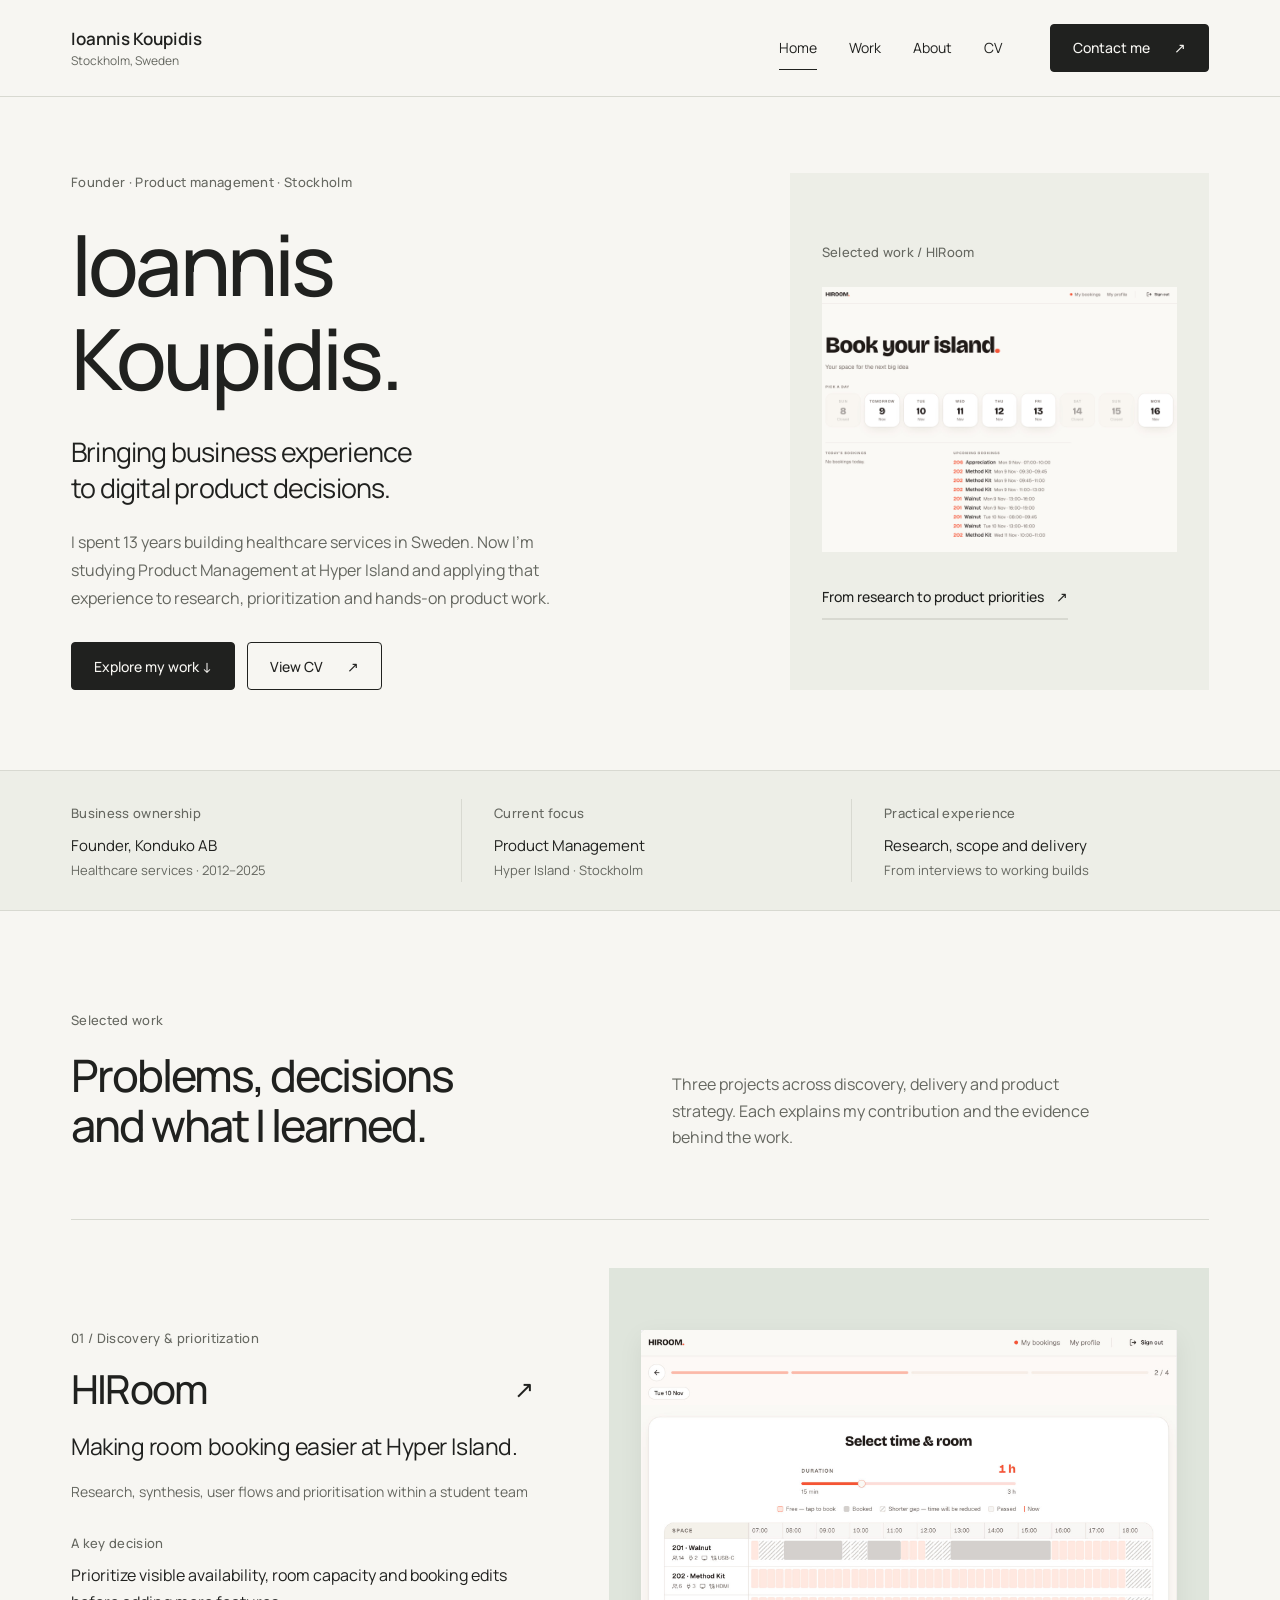
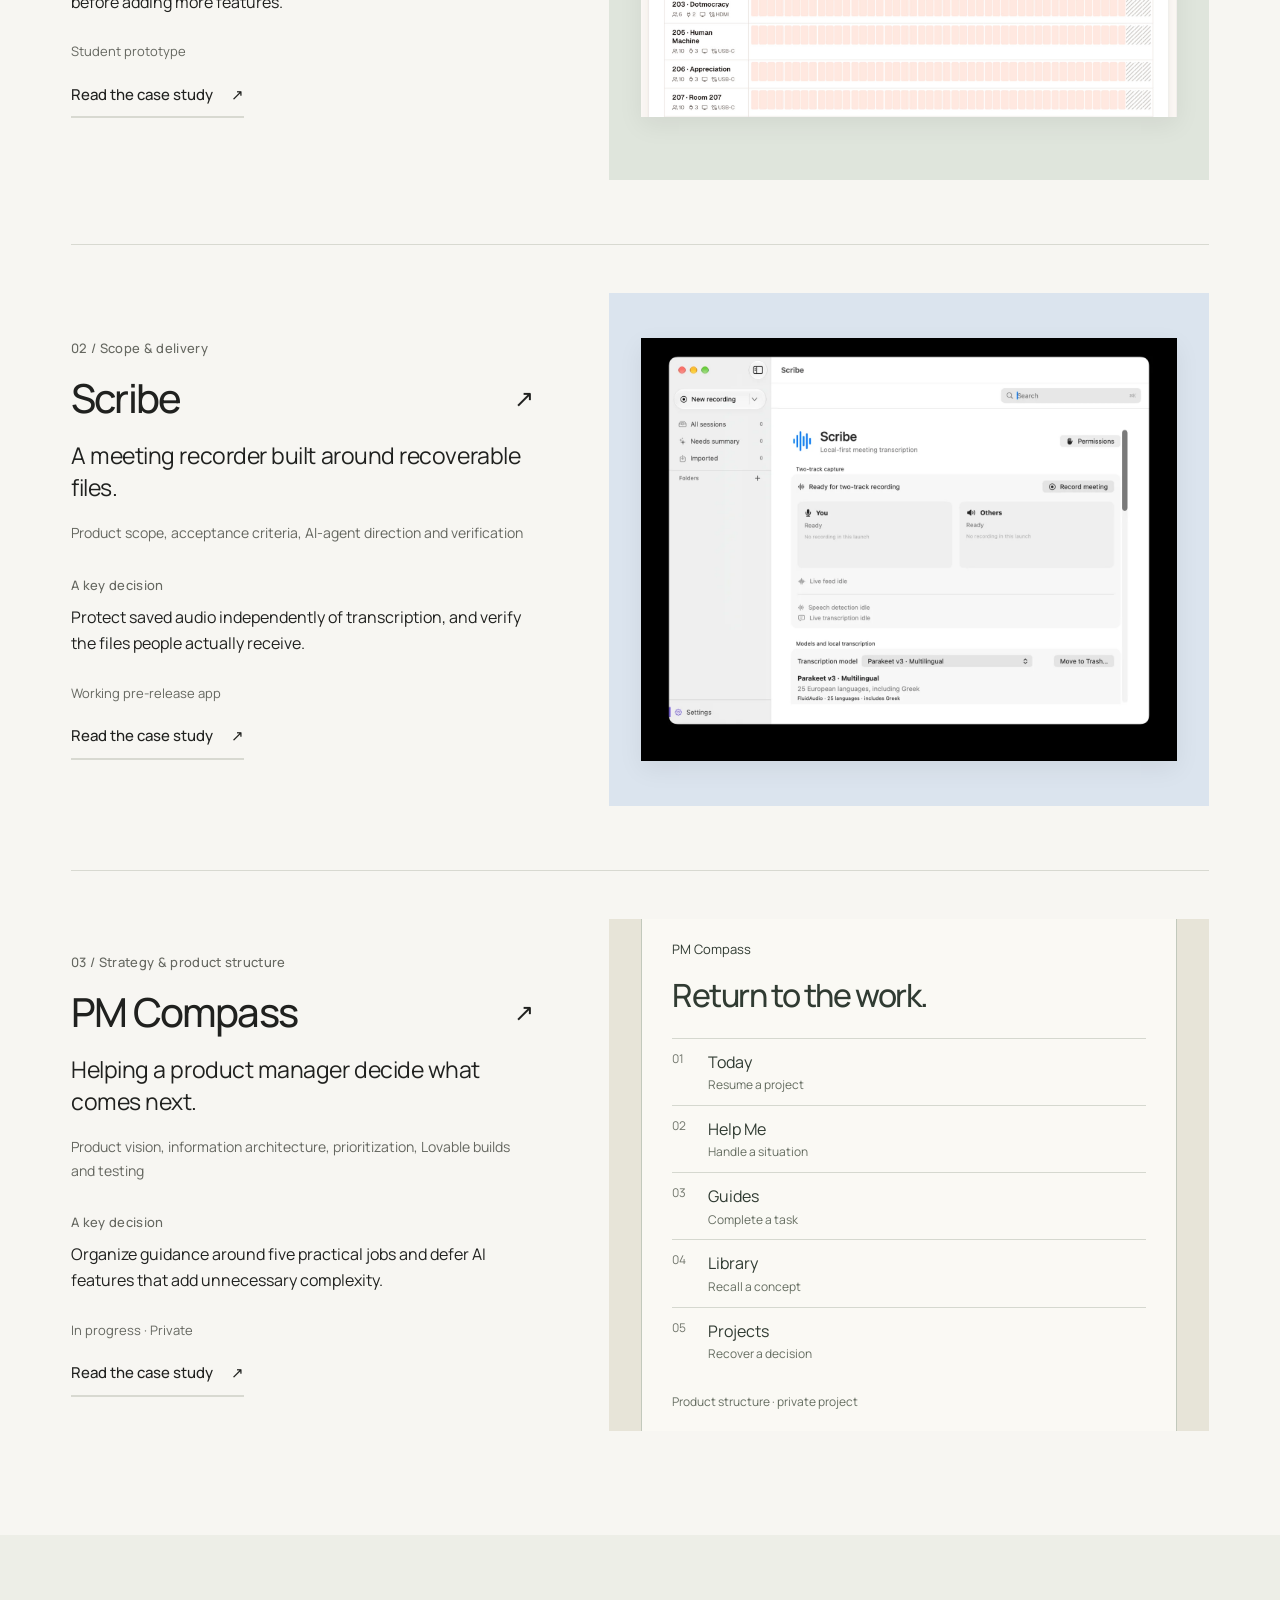
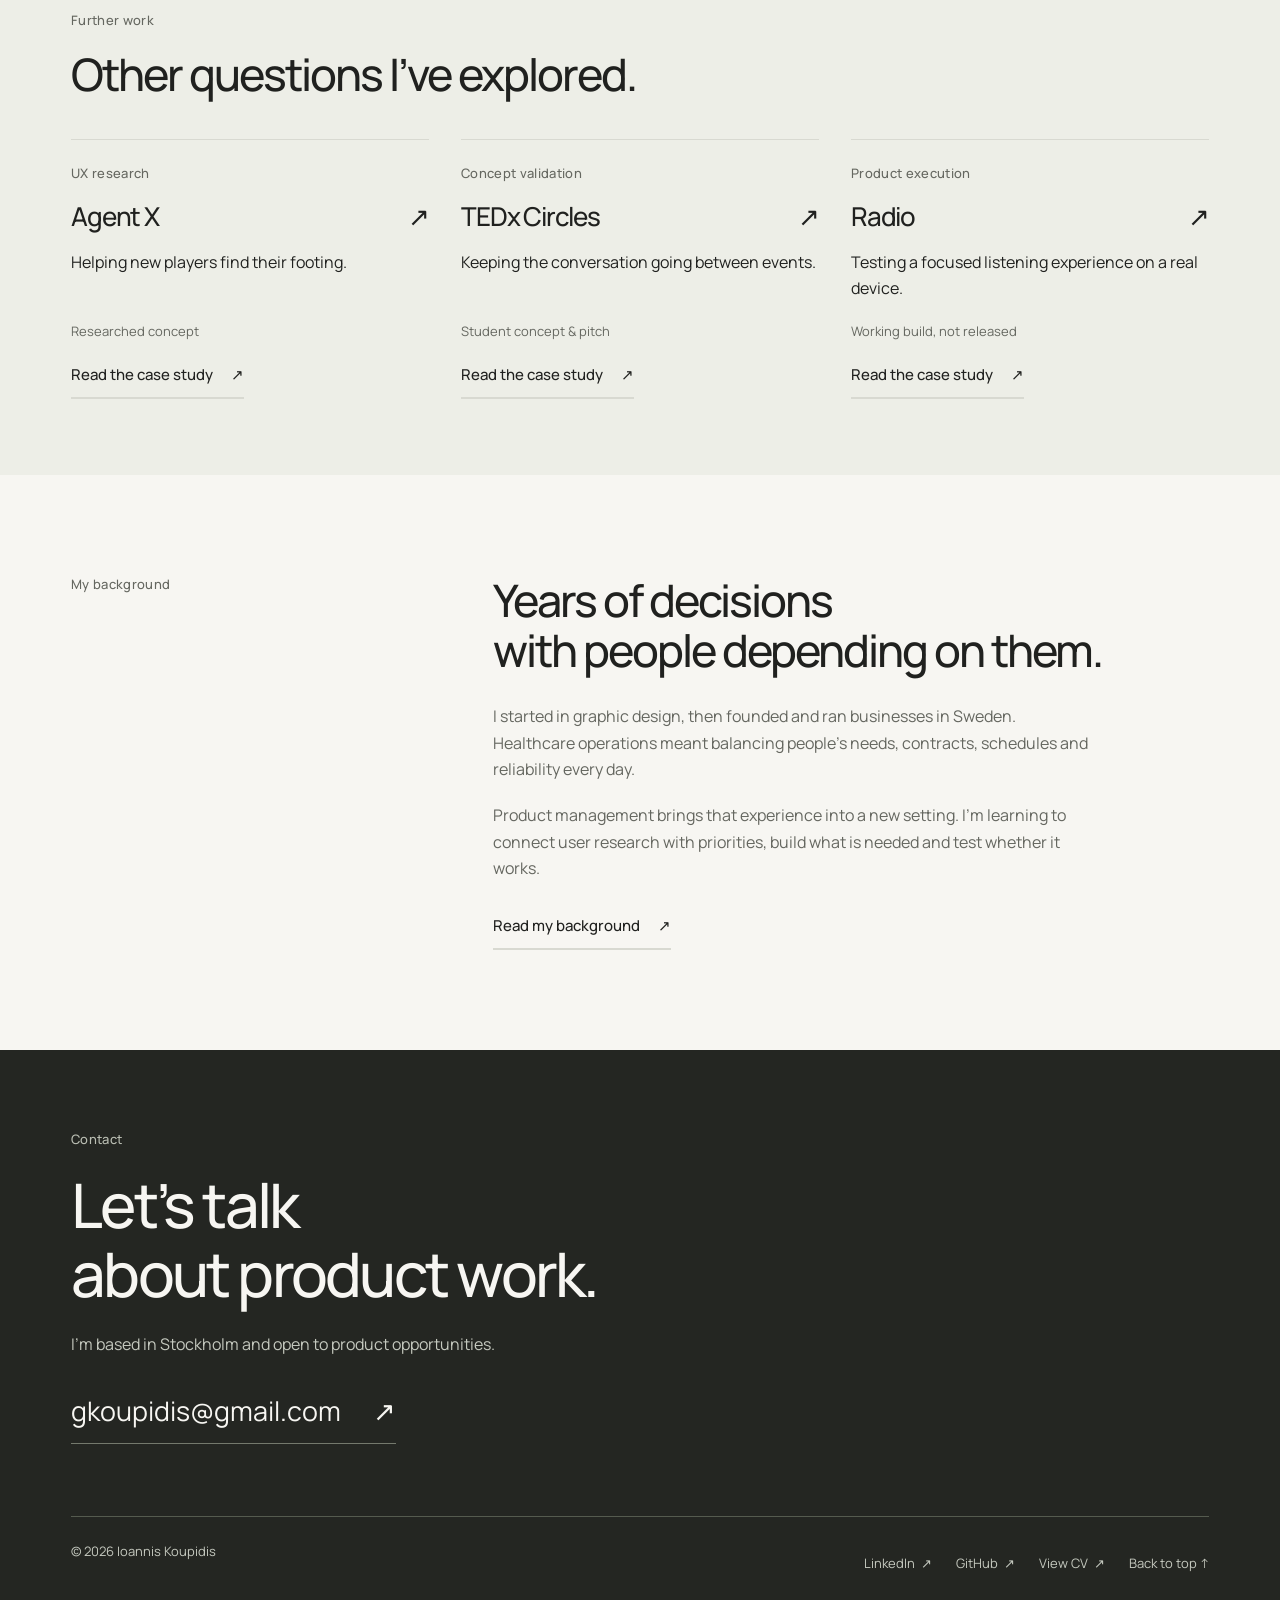
<file: index.html>
<!doctype html>
<html lang="en" data-type="service" data-motion="on">
  <head>
    <meta charset="utf-8" />
    <meta name="viewport" content="width=device-width,initial-scale=1" />
    <meta name="theme-color" content="#f3f1eb" />
    <meta
      name="description"
      content="Ioannis Koupidis | founder and Product Management student in Stockholm. Selected work across product discovery, UX research and independent software projects."
    />
    <meta property="og:type" content="website" />
    <meta property="og:title" content="Ioannis Koupidis | Product Management" />
    <meta
      property="og:description"
      content="I build for people, not assumptions. Founder turned product thinker."
    />
    <title>Ioannis Koupidis | Product Management</title>
    <link rel="icon" href="./assets/favicon.svg" type="image/svg+xml" />
    <link rel="stylesheet" href="./styles.css" />
    <meta name="page-type" content="service" />
    <meta name="site-kind" content="other" />
    <link rel="stylesheet" href="./assets/taste-motion/motion.css" />
    <script>
      document.documentElement.classList.add("m-enter");
      setTimeout(
        () => document.documentElement.classList.add("m-enter-done"),
        700,
      );
    </script>
  </head>
  <body data-page="home" data-root="./">
    <div id="app"></div>
    <script type="module" src="./app.js"></script>
  </body>
</html>
</file>
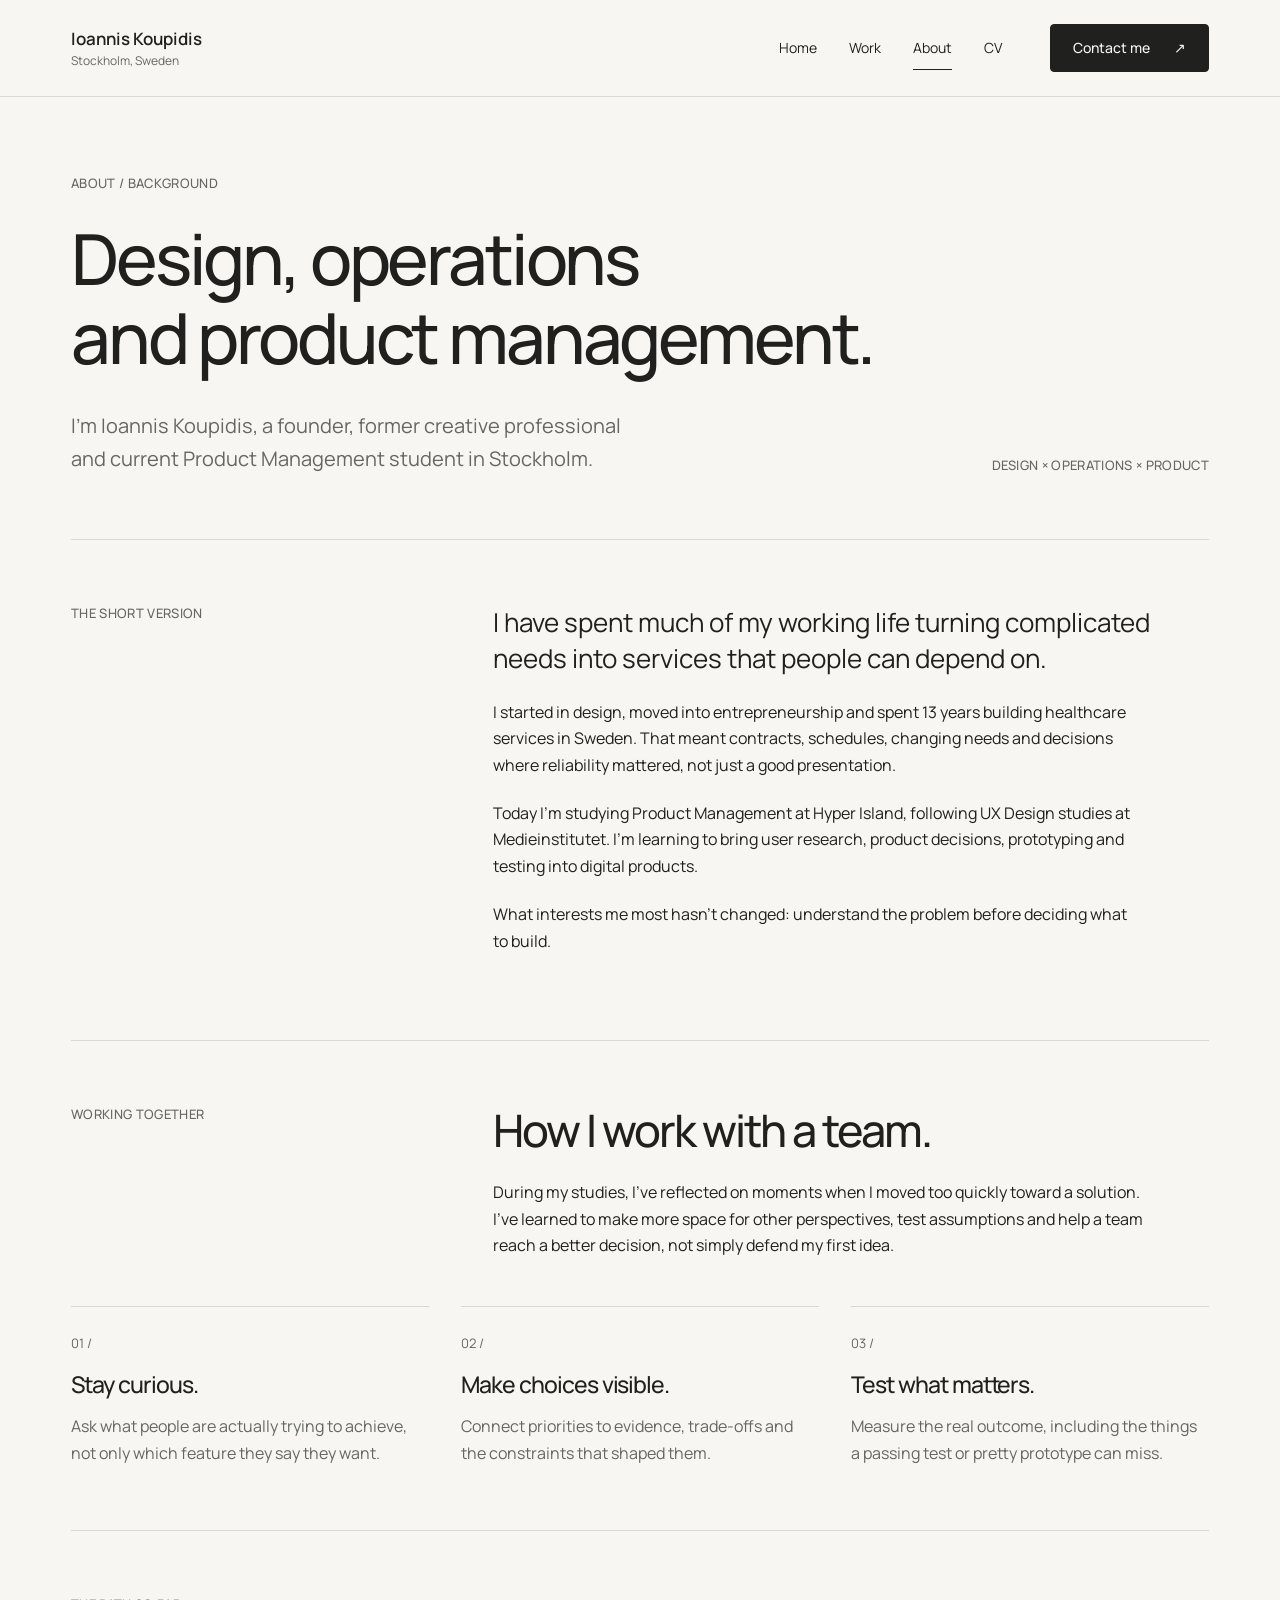
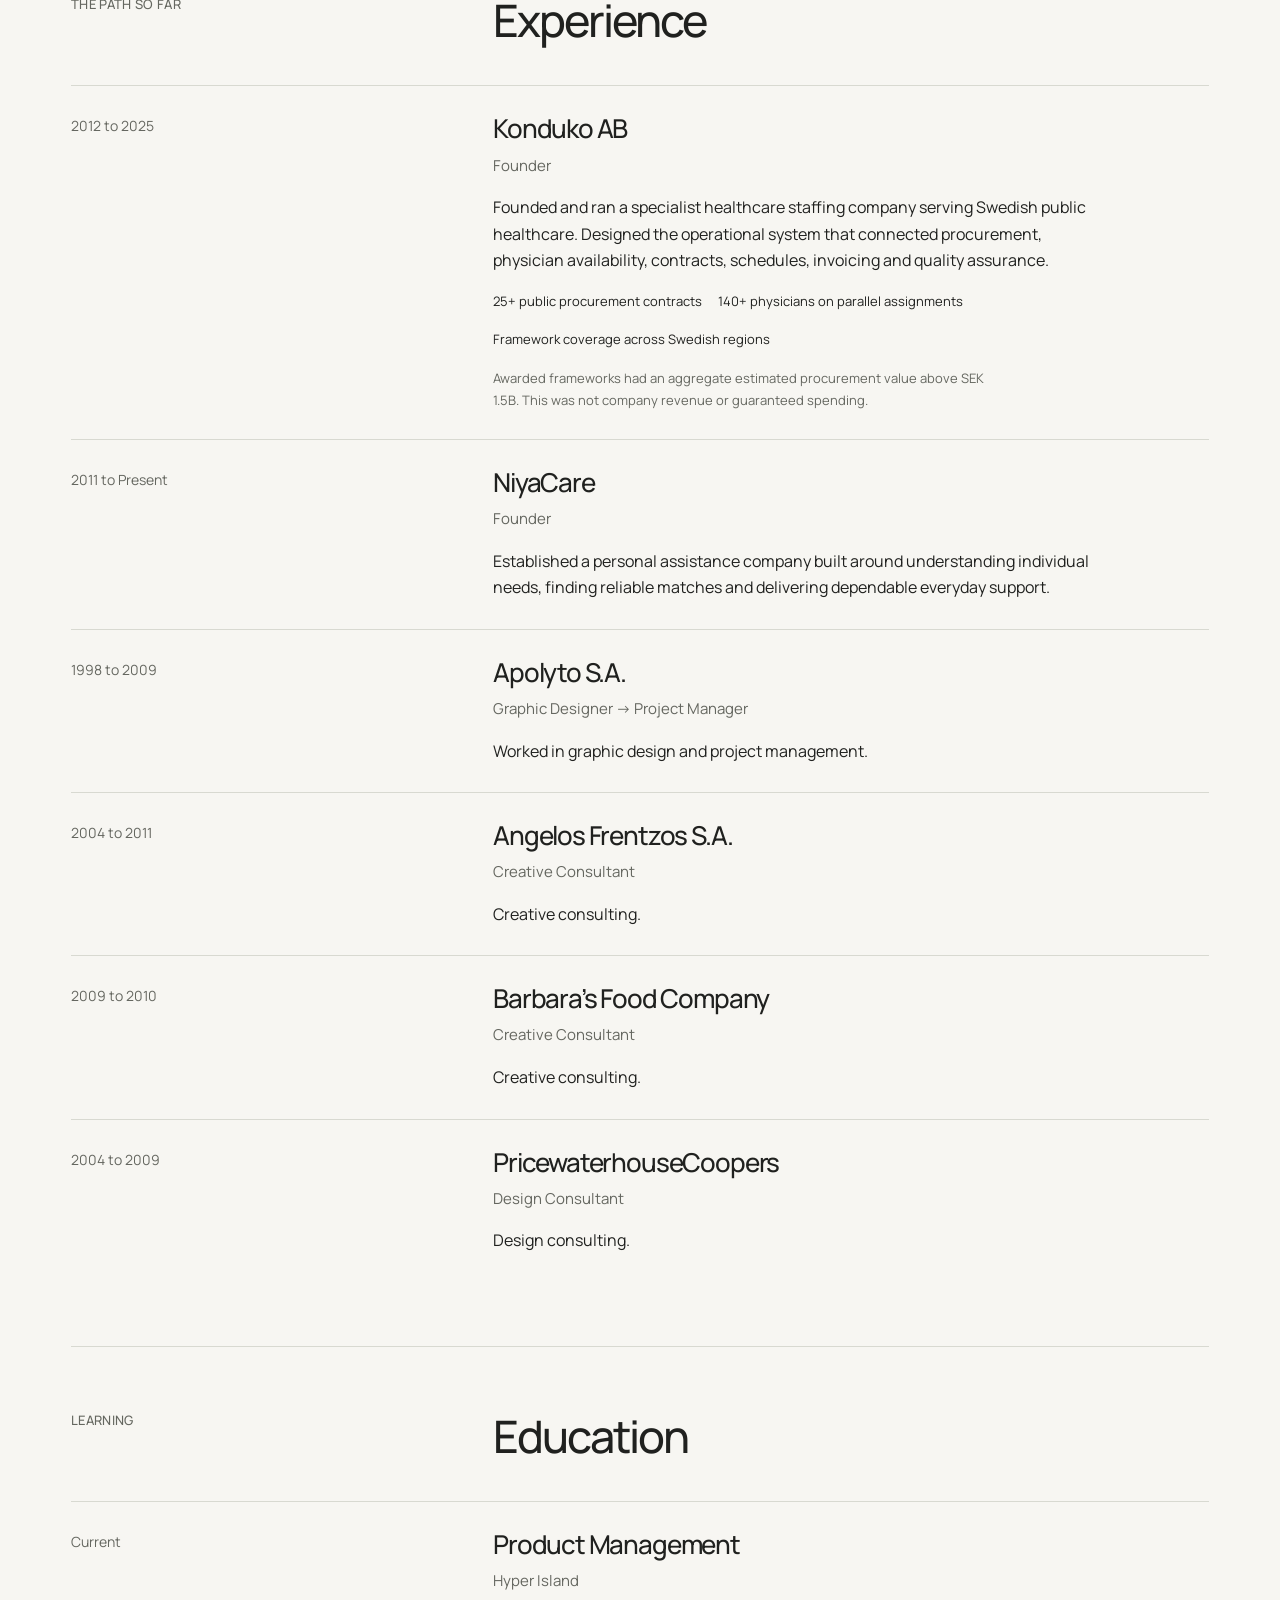
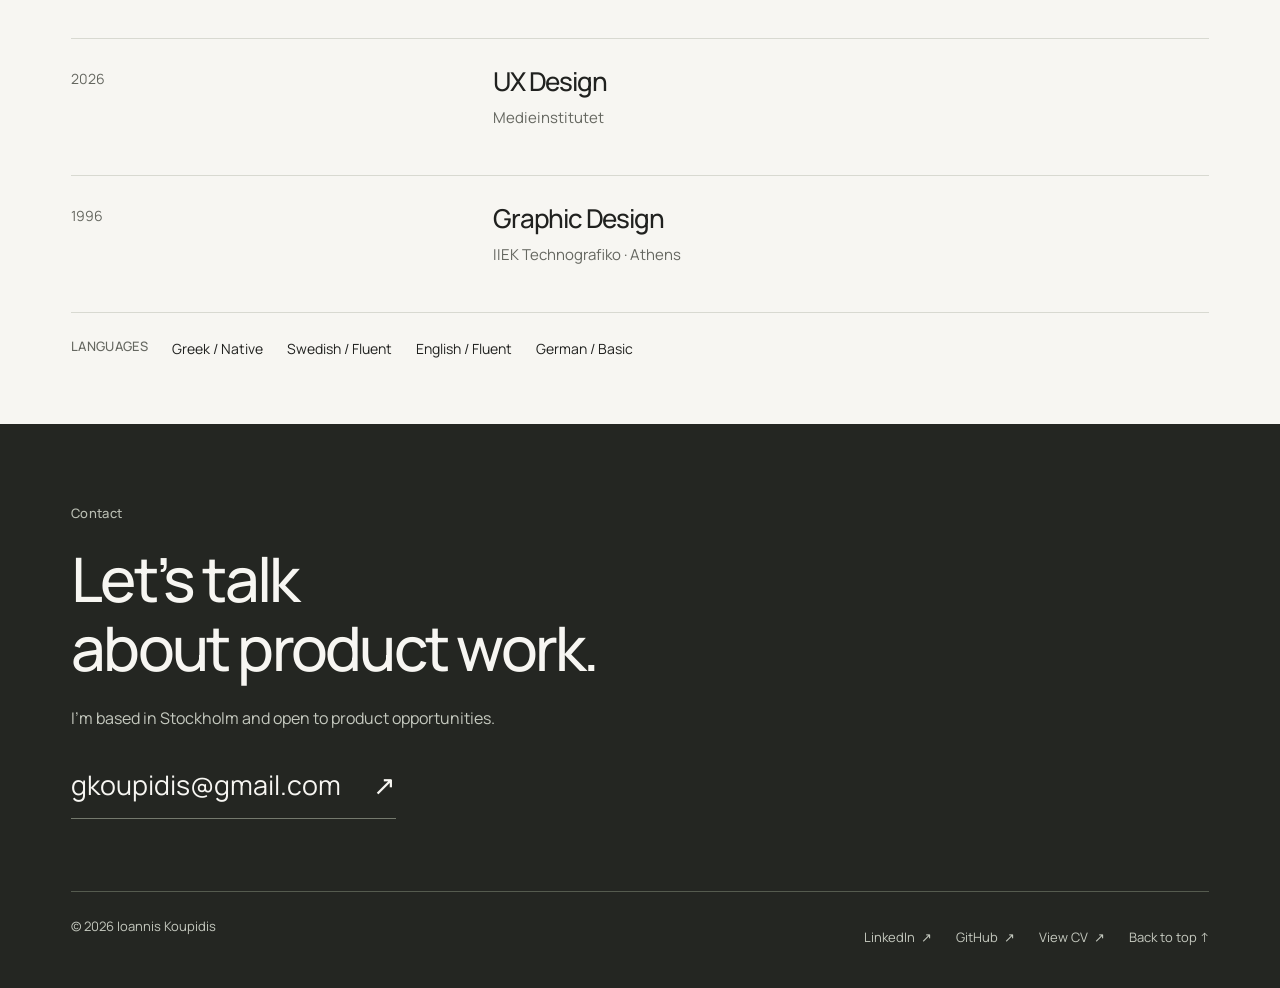
<file: about/index.html>
<!doctype html>
<html lang="en" data-type="service" data-motion="on">
  <head>
    <meta charset="utf-8" />
    <meta name="viewport" content="width=device-width,initial-scale=1" />
    <meta name="theme-color" content="#f3f1eb" />
    <meta
      name="description"
      content="A founder, creative professional and Product Management student. My path from building services to digital products."
    />
    <title>About Ioannis Koupidis</title>
    <link rel="icon" href="../assets/favicon.svg" type="image/svg+xml" />
    <link rel="stylesheet" href="../styles.css" />
    <meta name="page-type" content="service" />
    <meta name="site-kind" content="other" />
    <link rel="stylesheet" href="../assets/taste-motion/motion.css" />
    <script>
      document.documentElement.classList.add("m-enter");
      setTimeout(
        () => document.documentElement.classList.add("m-enter-done"),
        700,
      );
    </script>
  </head>
  <body data-page="about" data-root="../">
    <div id="app"></div>
    <script type="module" src="../app.js"></script>
  </body>
</html>
</file>
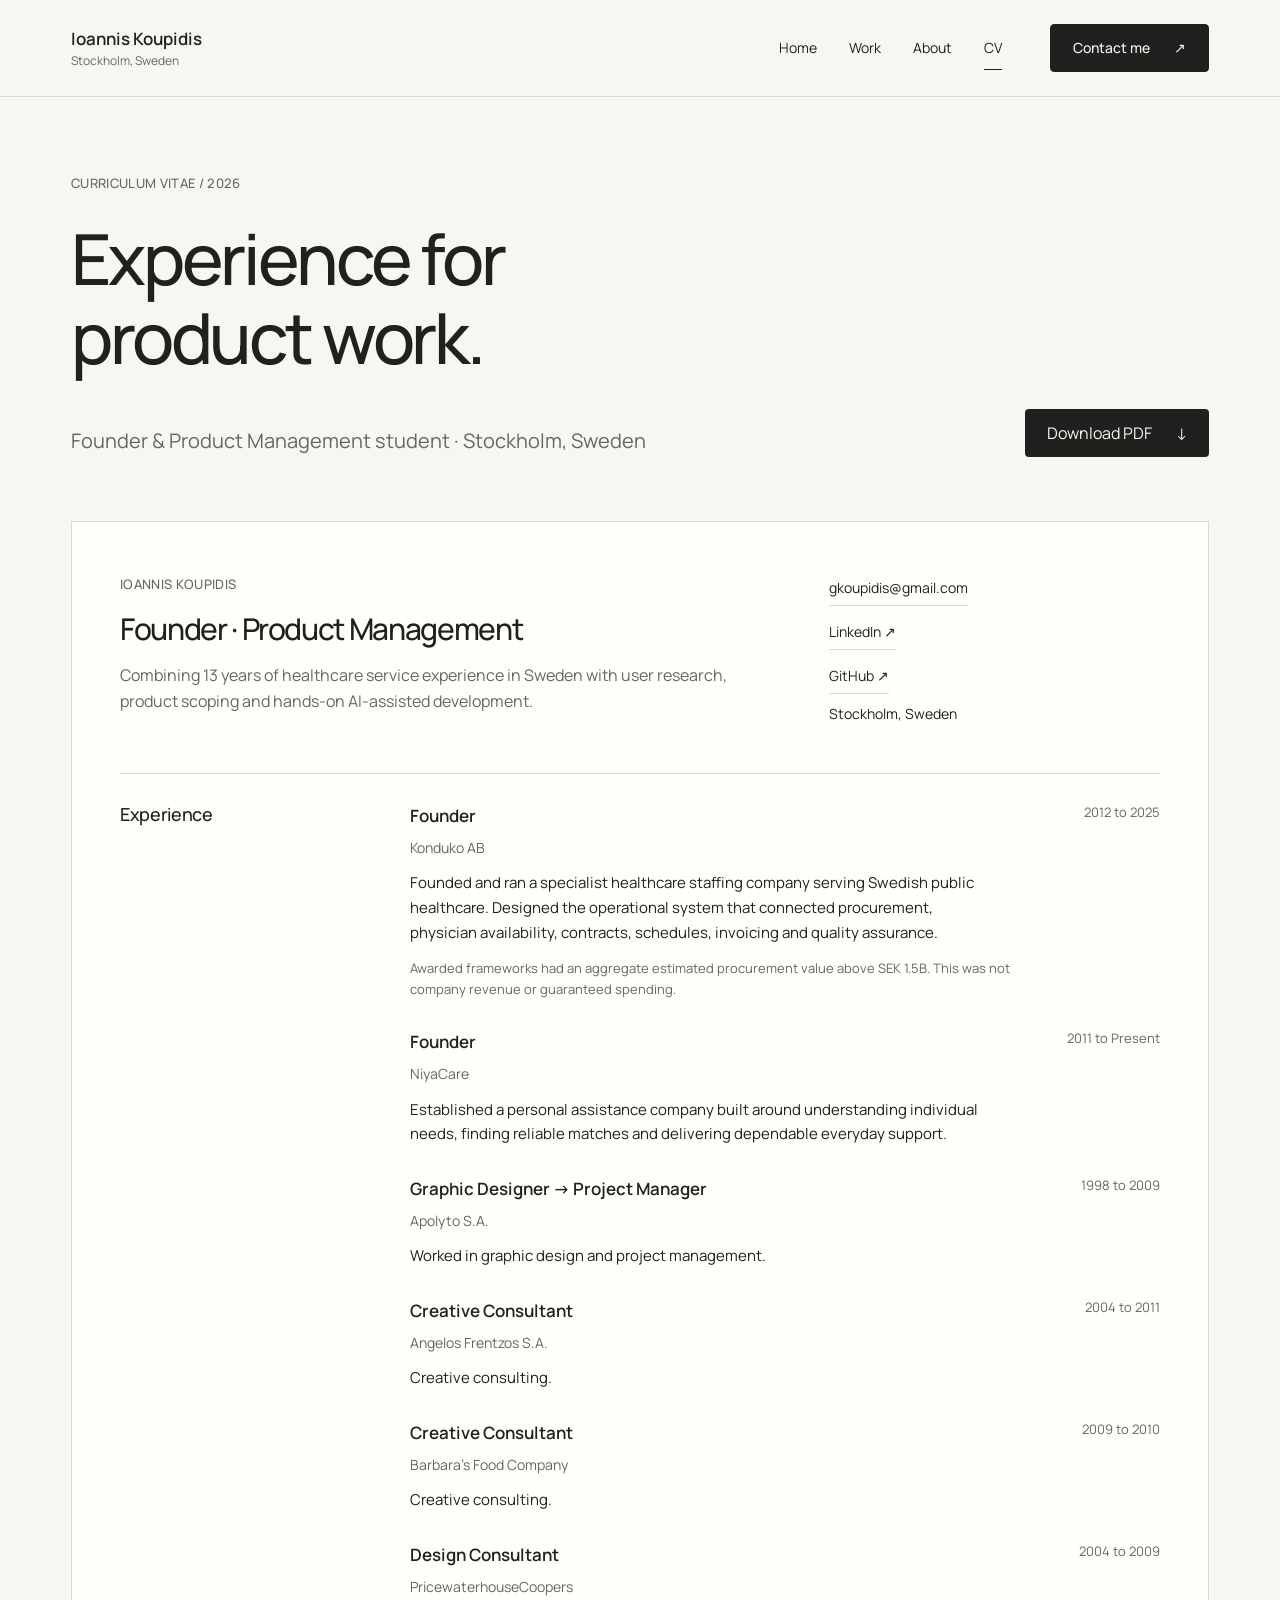
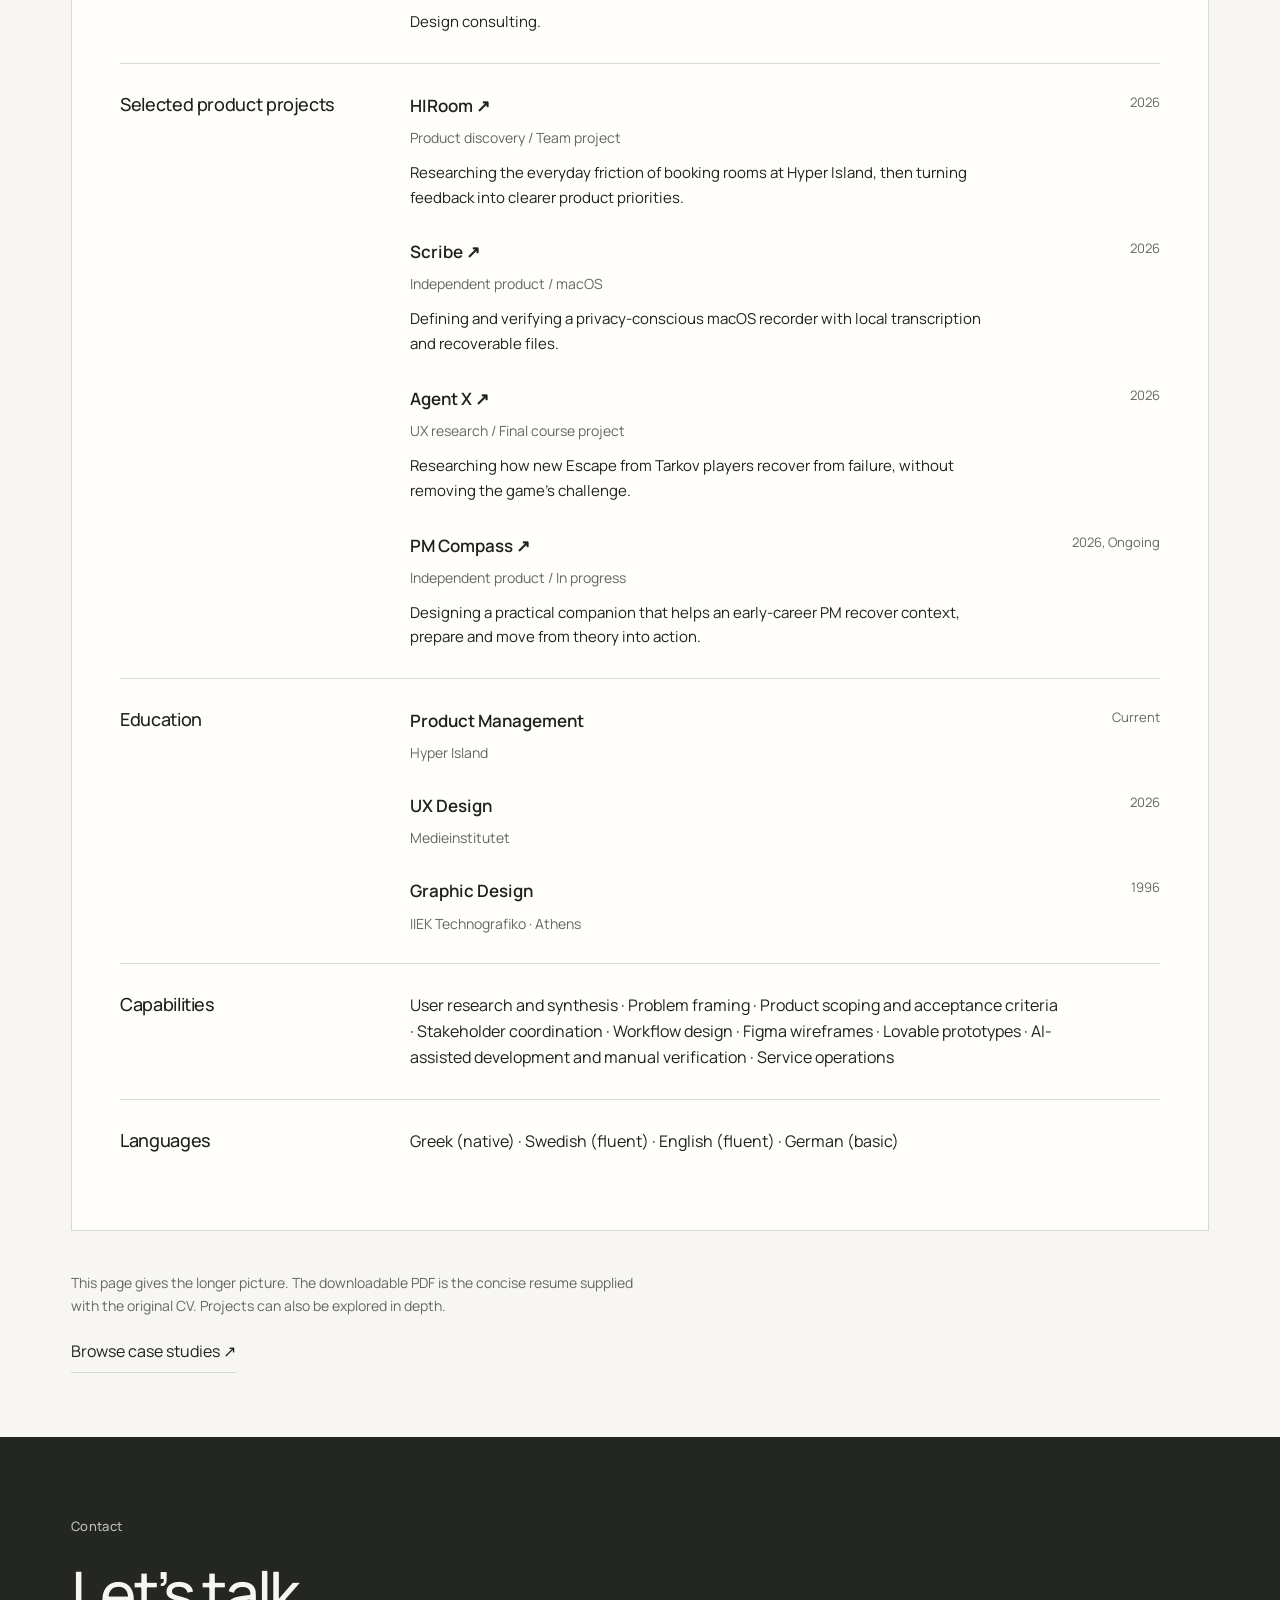
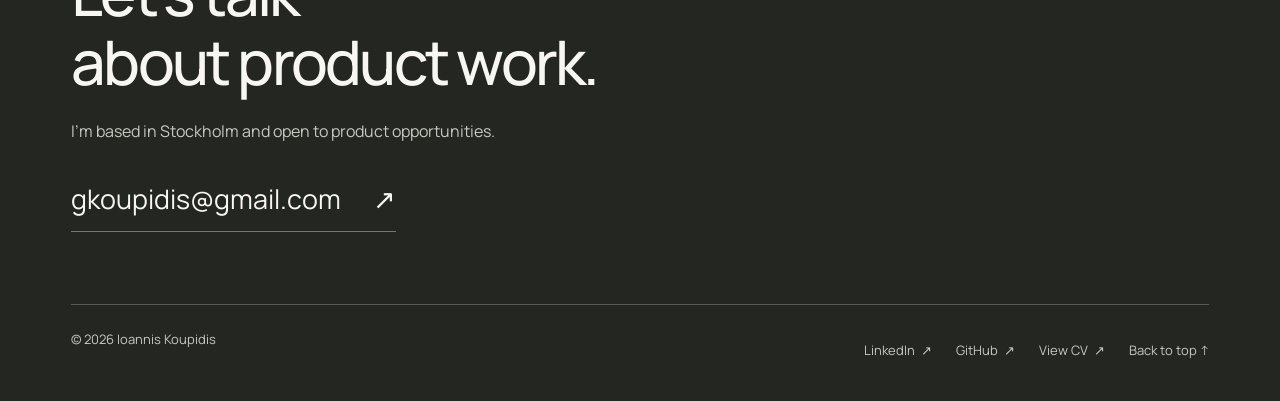
<file: cv/index.html>
<!doctype html>
<html lang="en" data-type="service" data-motion="on">
  <head>
    <meta charset="utf-8" />
    <meta name="viewport" content="width=device-width,initial-scale=1" />
    <meta name="theme-color" content="#f3f1eb" />
    <meta
      name="description"
      content="Experience, education, selected product projects and skills of Ioannis Koupidis."
    />
    <title>CV | Ioannis Koupidis</title>
    <link rel="icon" href="../assets/favicon.svg" type="image/svg+xml" />
    <link rel="stylesheet" href="../styles.css" />
    <meta name="page-type" content="service" />
    <meta name="site-kind" content="other" />
    <link rel="stylesheet" href="../assets/taste-motion/motion.css" />
    <script>
      document.documentElement.classList.add("m-enter");
      setTimeout(
        () => document.documentElement.classList.add("m-enter-done"),
        700,
      );
    </script>
  </head>
  <body data-page="cv" data-root="../">
    <div id="app"></div>
    <script type="module" src="../app.js"></script>
  </body>
</html>
</file>
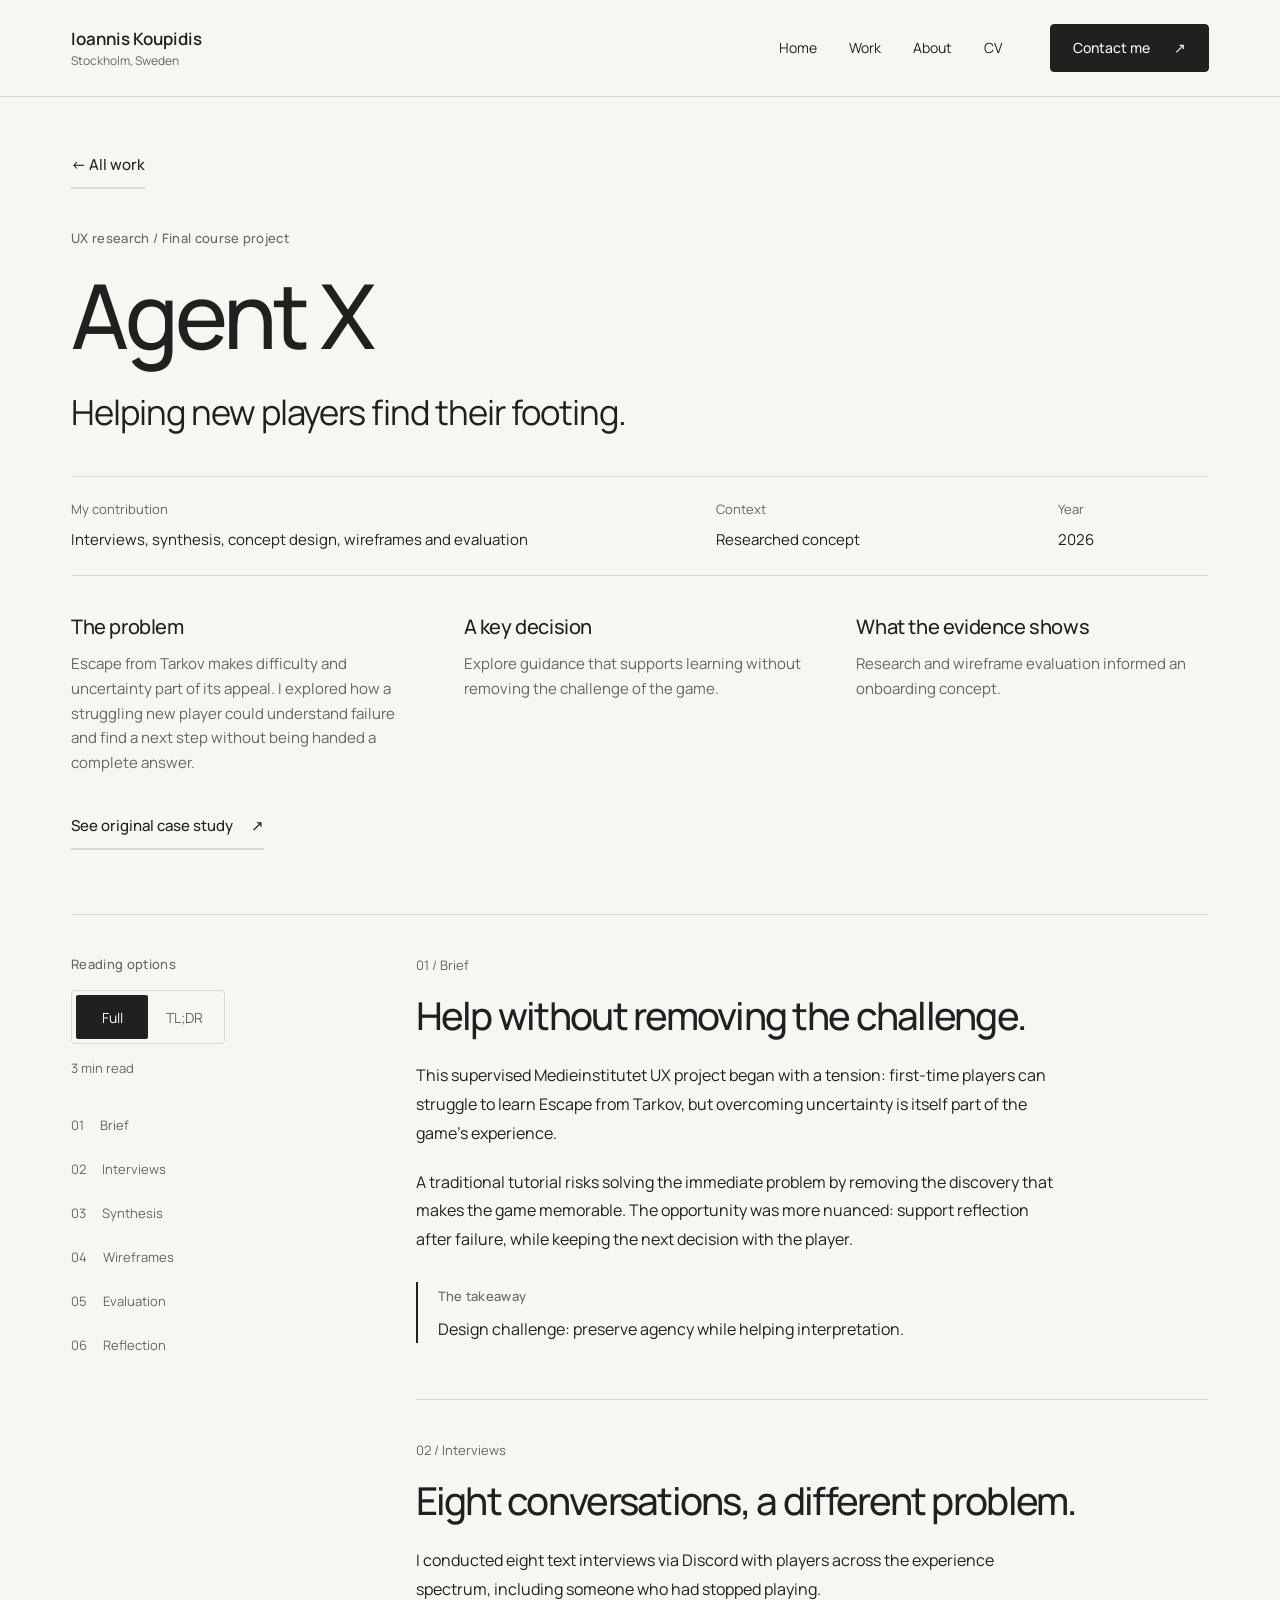
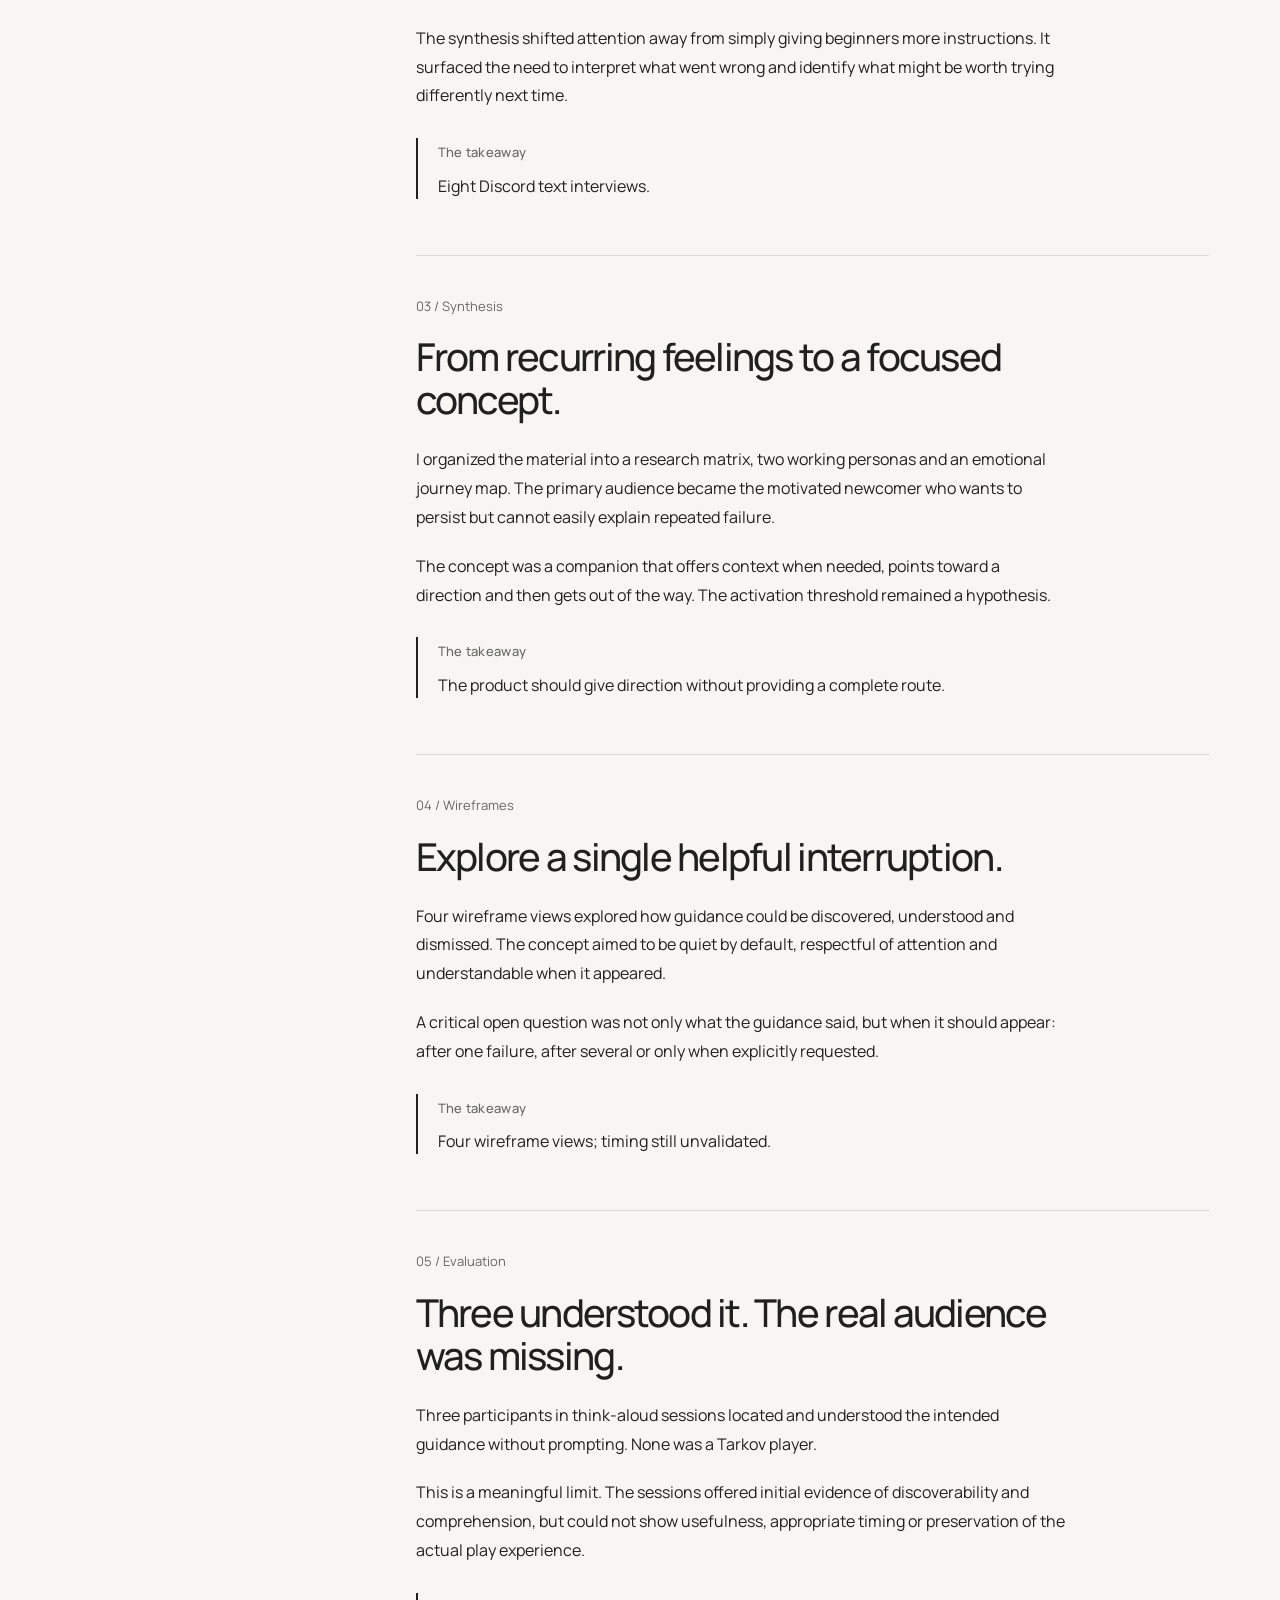
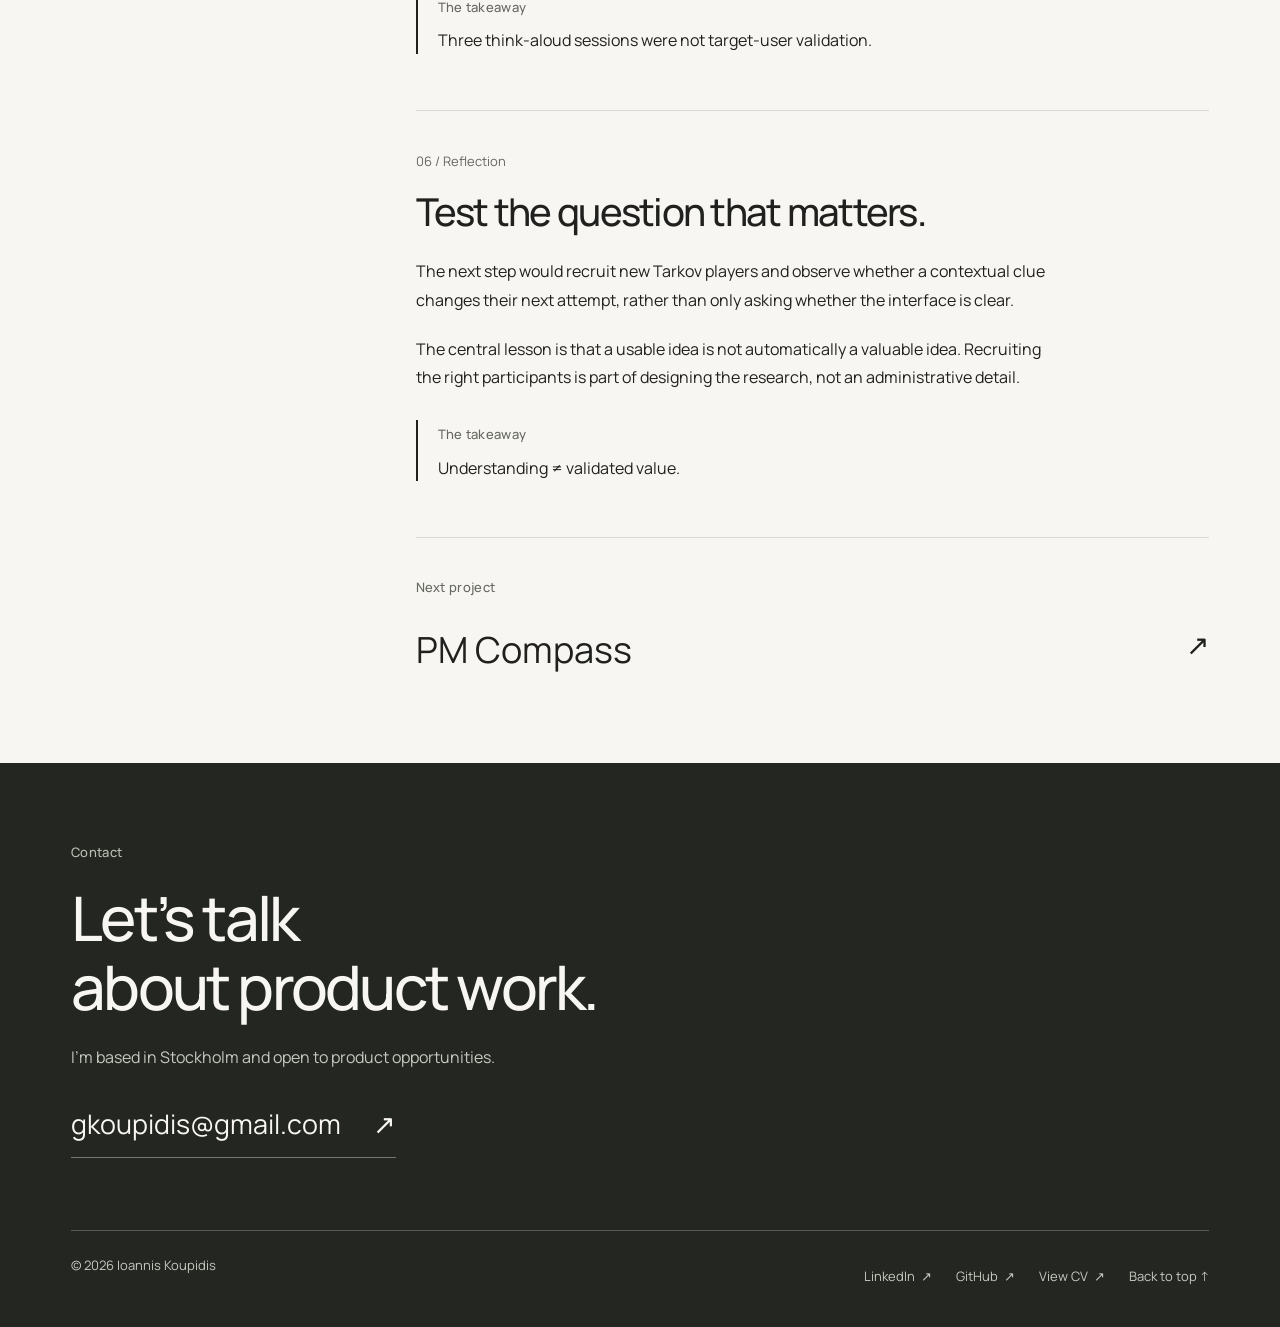
<file: work/agent-x/index.html>
<!doctype html>
<html lang="en" data-type="service" data-motion="on">
  <head>
    <meta charset="utf-8" />
    <meta name="viewport" content="width=device-width,initial-scale=1" />
    <meta name="theme-color" content="#f3f1eb" />
    <meta
      name="description"
      content="Agent X | a product case study by Ioannis Koupidis."
    />
    <title>Agent X | Ioannis Koupidis</title>
    <link rel="icon" href="../../assets/favicon.svg" type="image/svg+xml" />
    <link rel="stylesheet" href="../../styles.css" />
    <meta name="page-type" content="service" />
    <meta name="site-kind" content="other" />
    <link rel="stylesheet" href="../../assets/taste-motion/motion.css" />
    <script>
      document.documentElement.classList.add("m-enter");
      setTimeout(
        () => document.documentElement.classList.add("m-enter-done"),
        700,
      );
    </script>
  </head>
  <body data-page="case" data-project="agent-x" data-root="../../">
    <div id="app"></div>
    <script type="module" src="../../app.js"></script>
  </body>
</html>
</file>
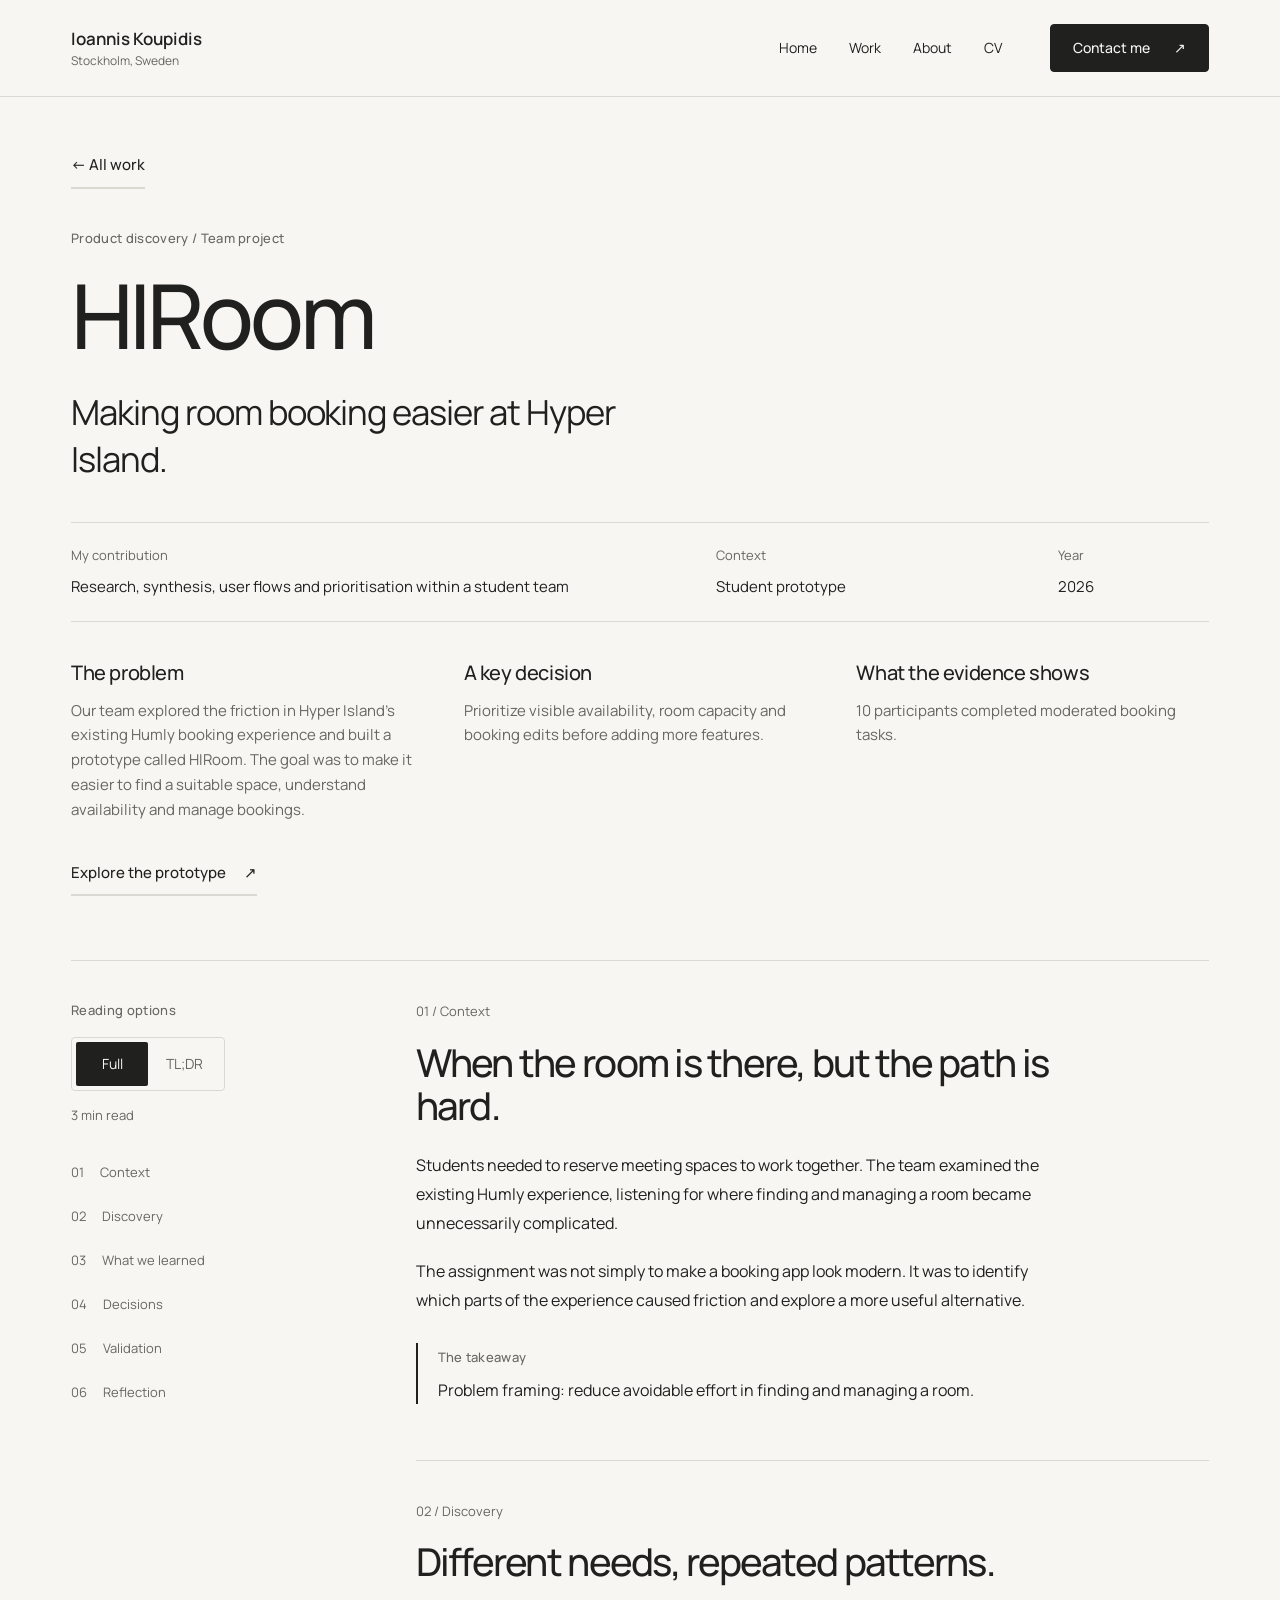
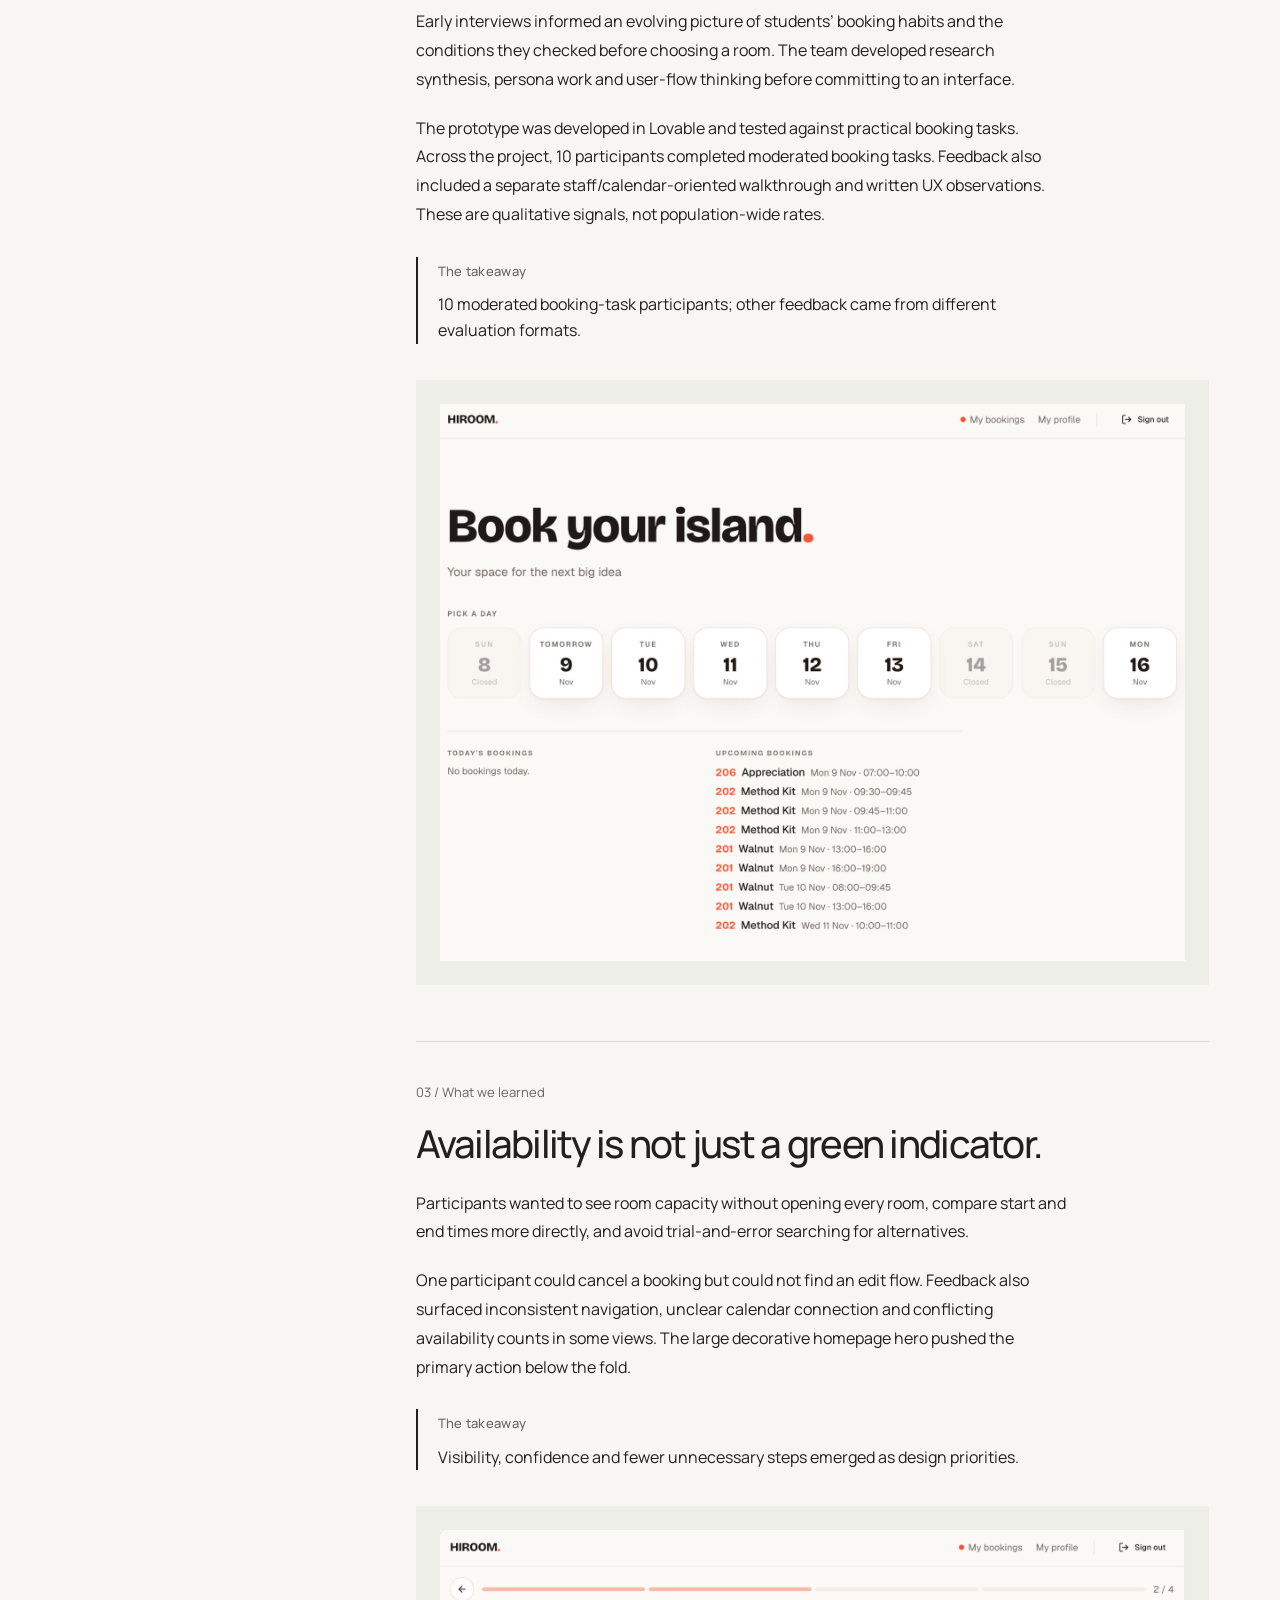
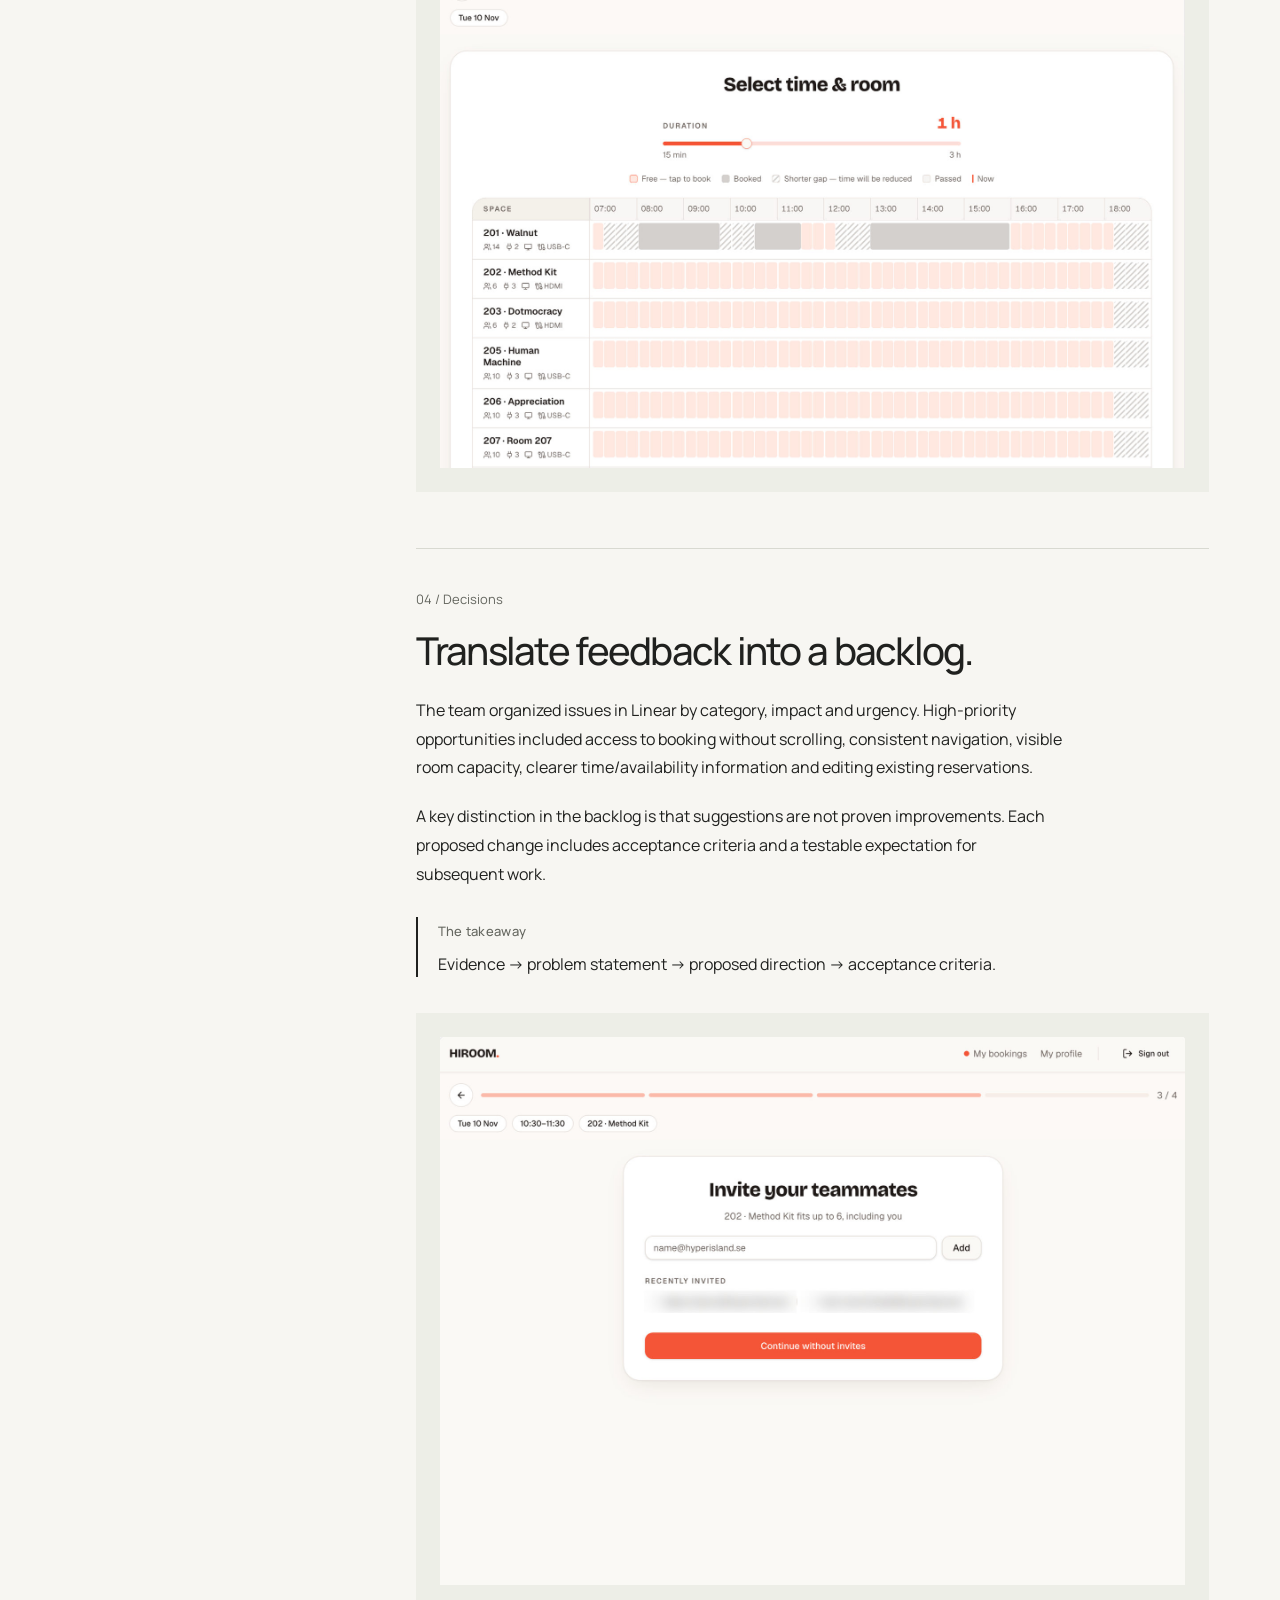
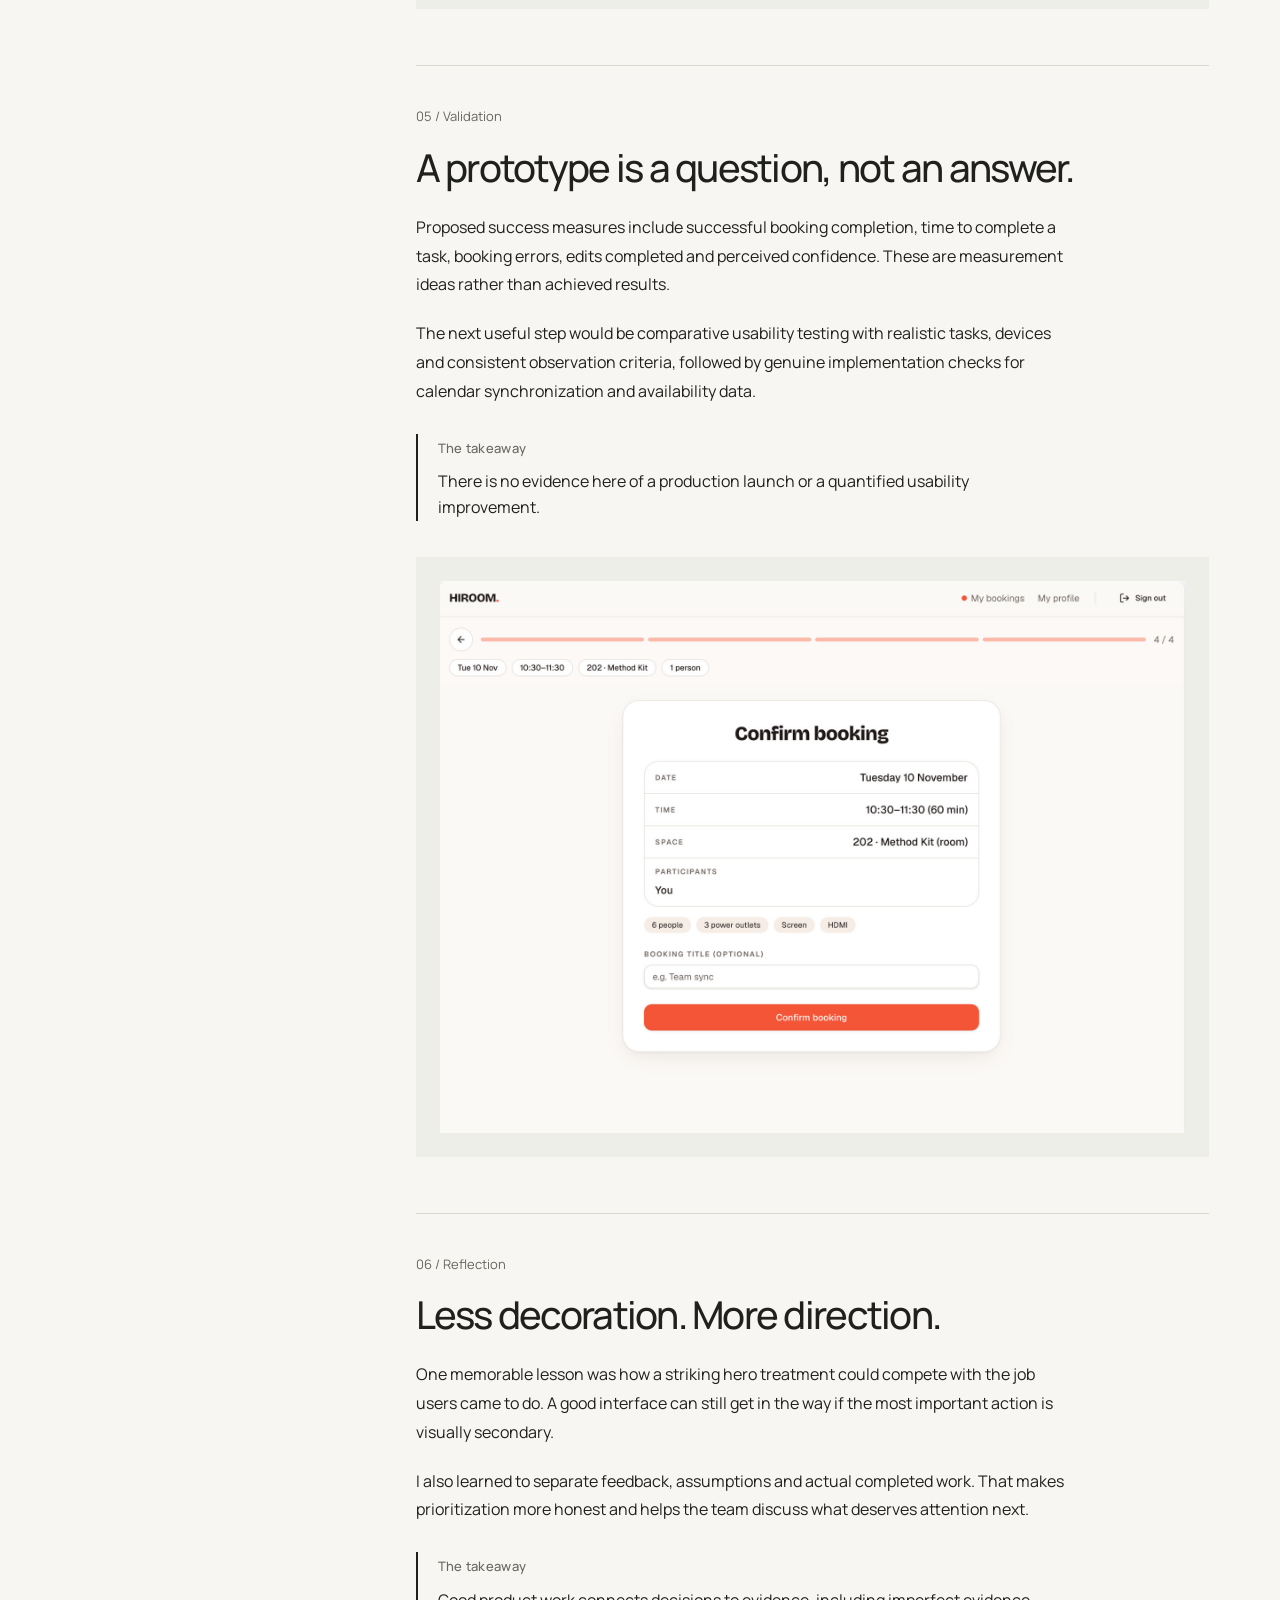
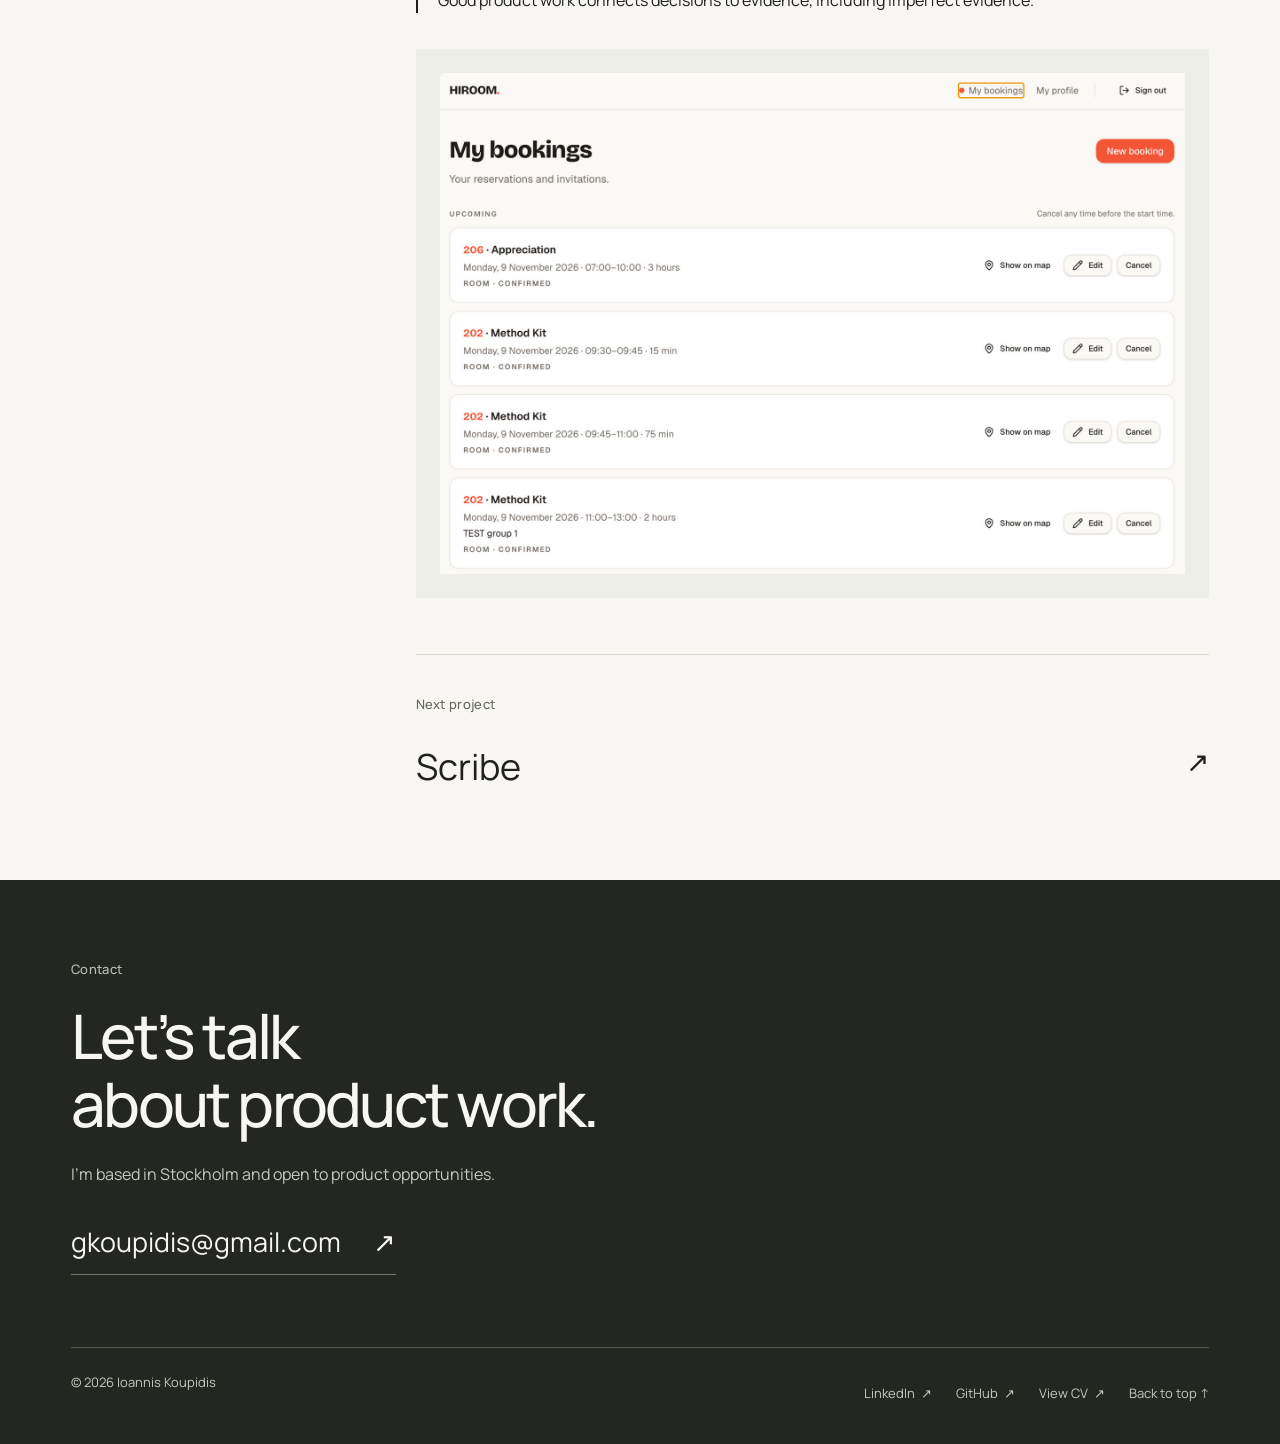
<file: work/hiroom/index.html>
<!doctype html>
<html lang="en" data-type="service" data-motion="on">
  <head>
    <meta charset="utf-8" />
    <meta name="viewport" content="width=device-width,initial-scale=1" />
    <meta name="theme-color" content="#f3f1eb" />
    <meta
      name="description"
      content="HIRoom | a product case study by Ioannis Koupidis."
    />
    <title>HIRoom | Ioannis Koupidis</title>
    <link rel="icon" href="../../assets/favicon.svg" type="image/svg+xml" />
    <link rel="stylesheet" href="../../styles.css" />
    <meta name="page-type" content="service" />
    <meta name="site-kind" content="other" />
    <link rel="stylesheet" href="../../assets/taste-motion/motion.css" />
    <script>
      document.documentElement.classList.add("m-enter");
      setTimeout(
        () => document.documentElement.classList.add("m-enter-done"),
        700,
      );
    </script>
  </head>
  <body data-page="case" data-project="hiroom" data-root="../../">
    <div id="app"></div>
    <script type="module" src="../../app.js"></script>
  </body>
</html>
</file>
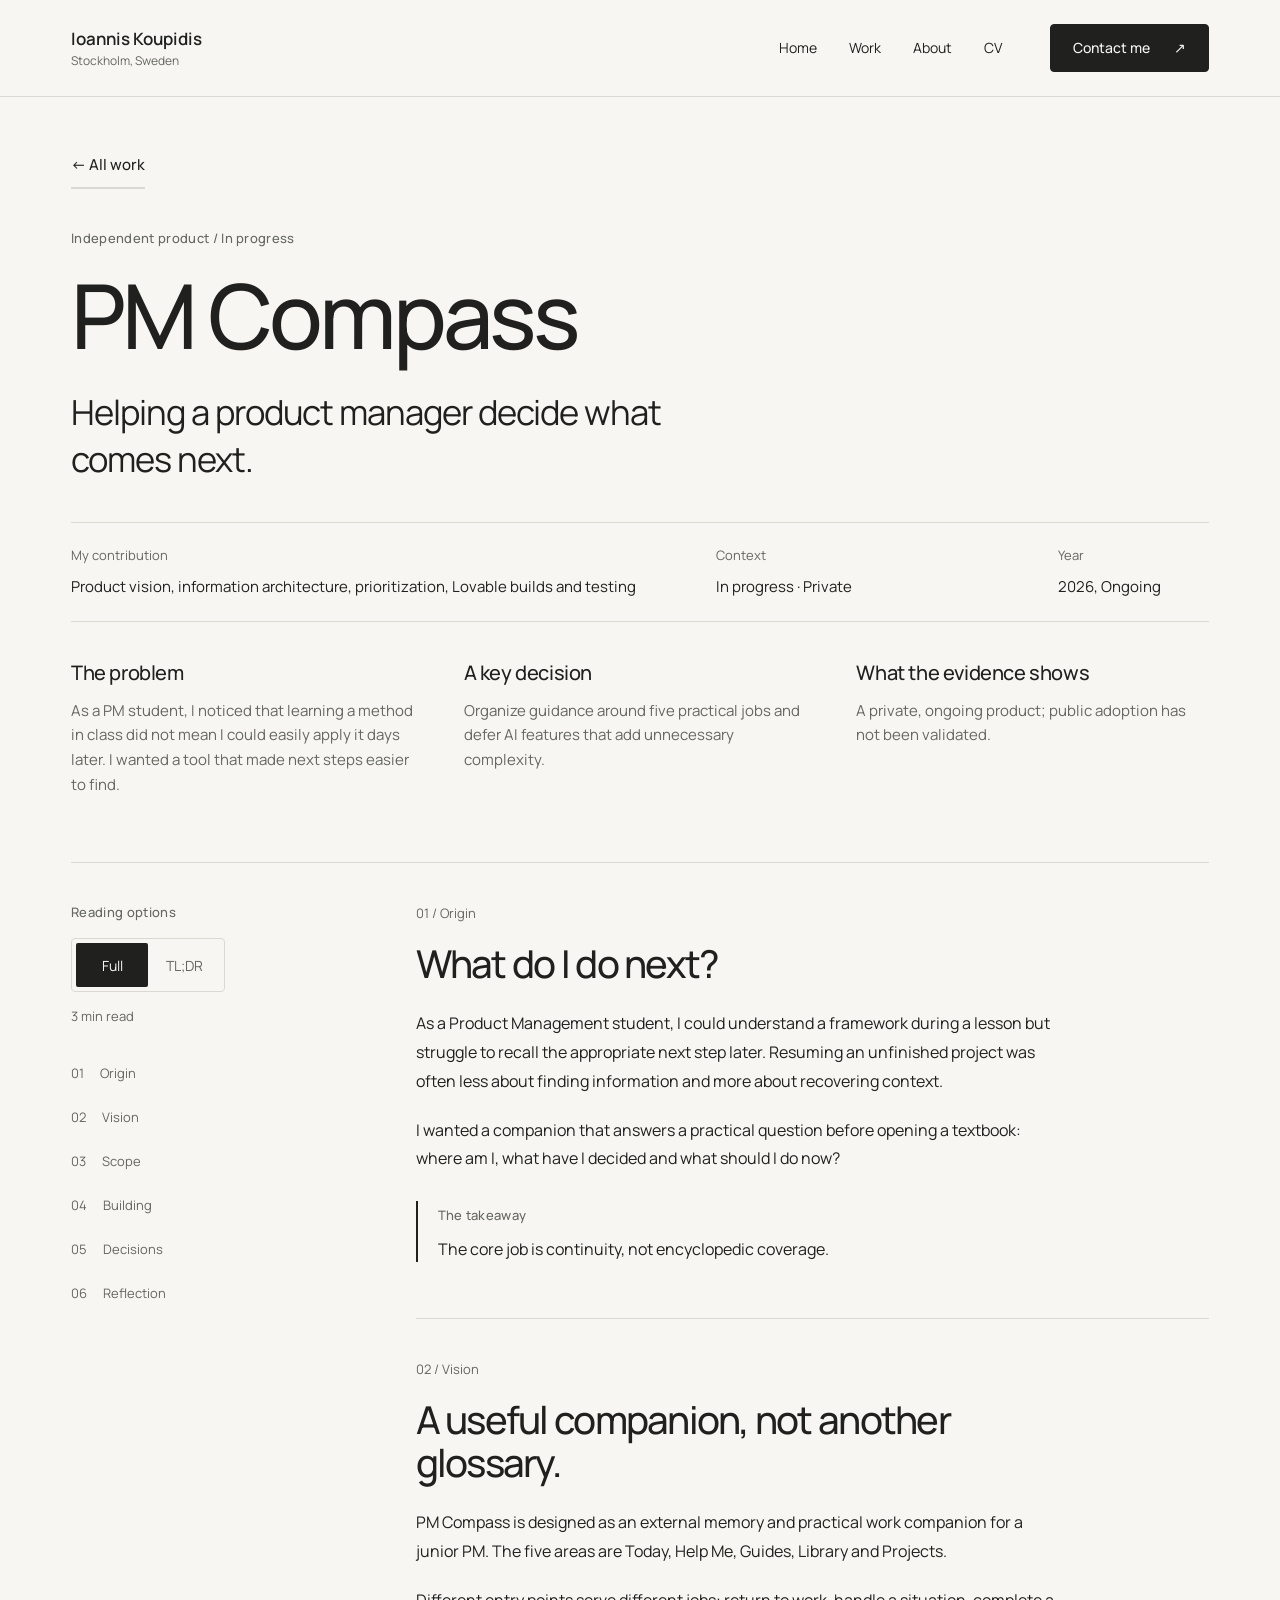
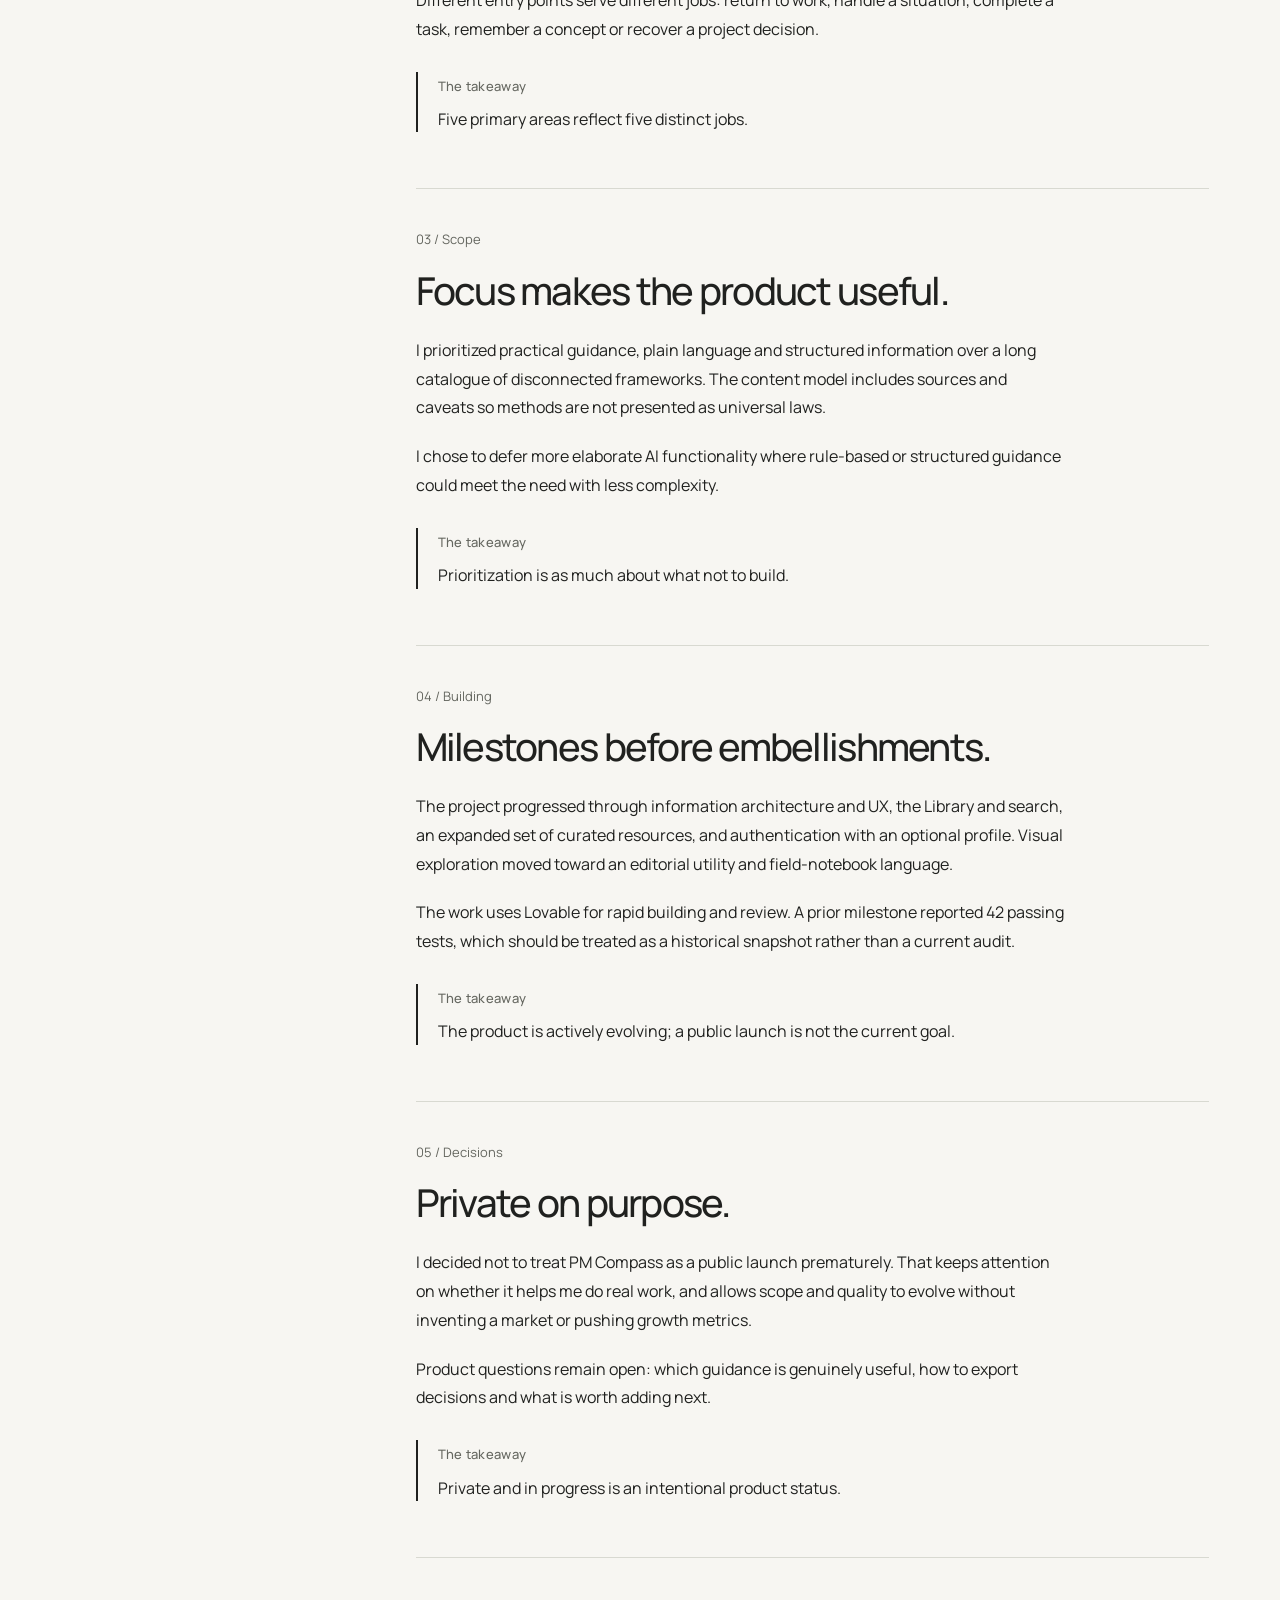
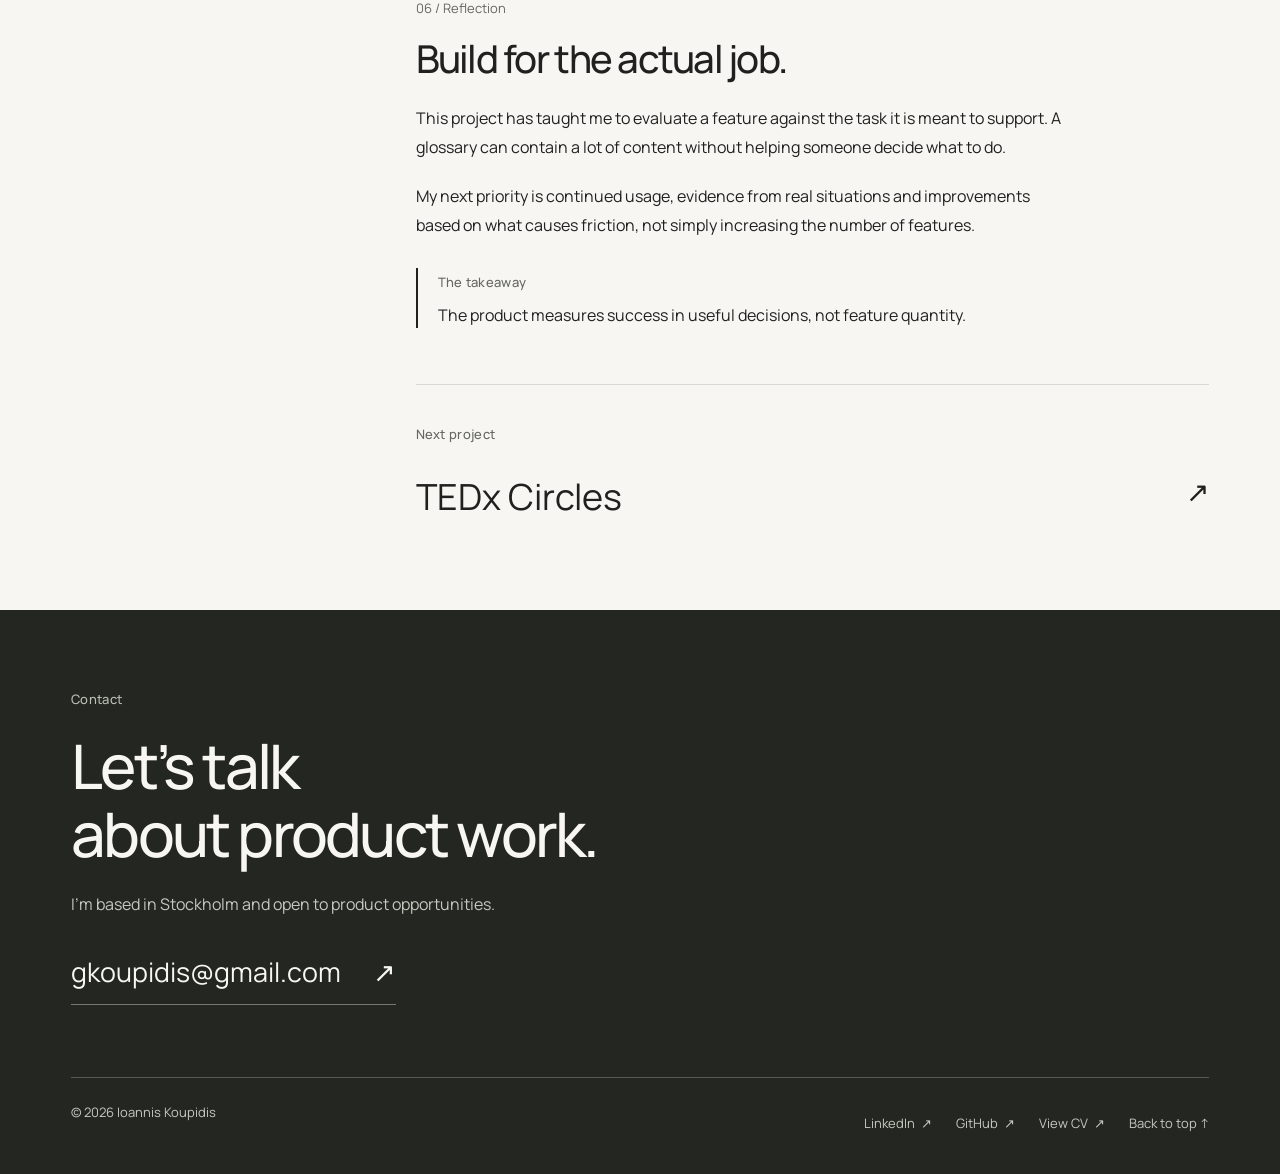
<file: work/pm-compass/index.html>
<!doctype html>
<html lang="en" data-type="service" data-motion="on">
  <head>
    <meta charset="utf-8" />
    <meta name="viewport" content="width=device-width,initial-scale=1" />
    <meta name="theme-color" content="#f3f1eb" />
    <meta
      name="description"
      content="PM Compass | a product case study by Ioannis Koupidis."
    />
    <title>PM Compass | Ioannis Koupidis</title>
    <link rel="icon" href="../../assets/favicon.svg" type="image/svg+xml" />
    <link rel="stylesheet" href="../../styles.css" />
    <meta name="page-type" content="service" />
    <meta name="site-kind" content="other" />
    <link rel="stylesheet" href="../../assets/taste-motion/motion.css" />
    <script>
      document.documentElement.classList.add("m-enter");
      setTimeout(
        () => document.documentElement.classList.add("m-enter-done"),
        700,
      );
    </script>
  </head>
  <body data-page="case" data-project="pm-compass" data-root="../../">
    <div id="app"></div>
    <script type="module" src="../../app.js"></script>
  </body>
</html>
</file>
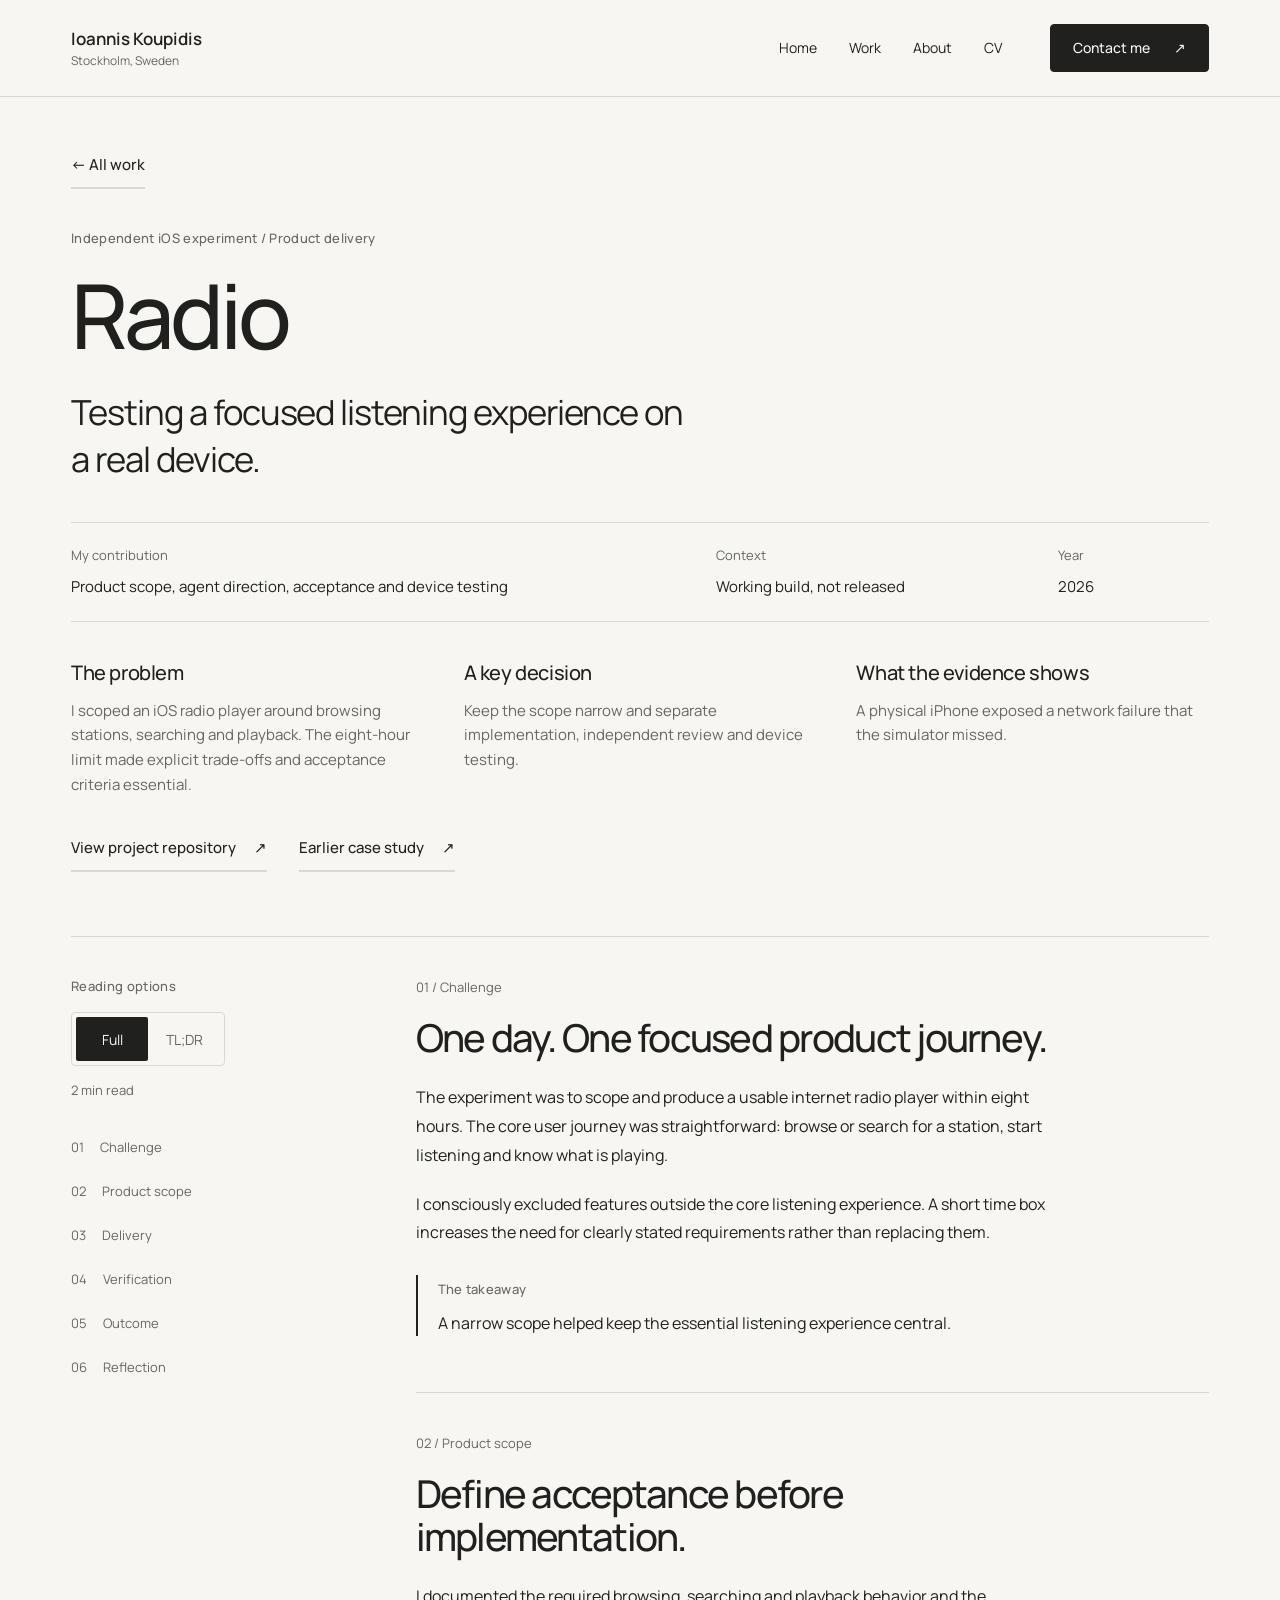
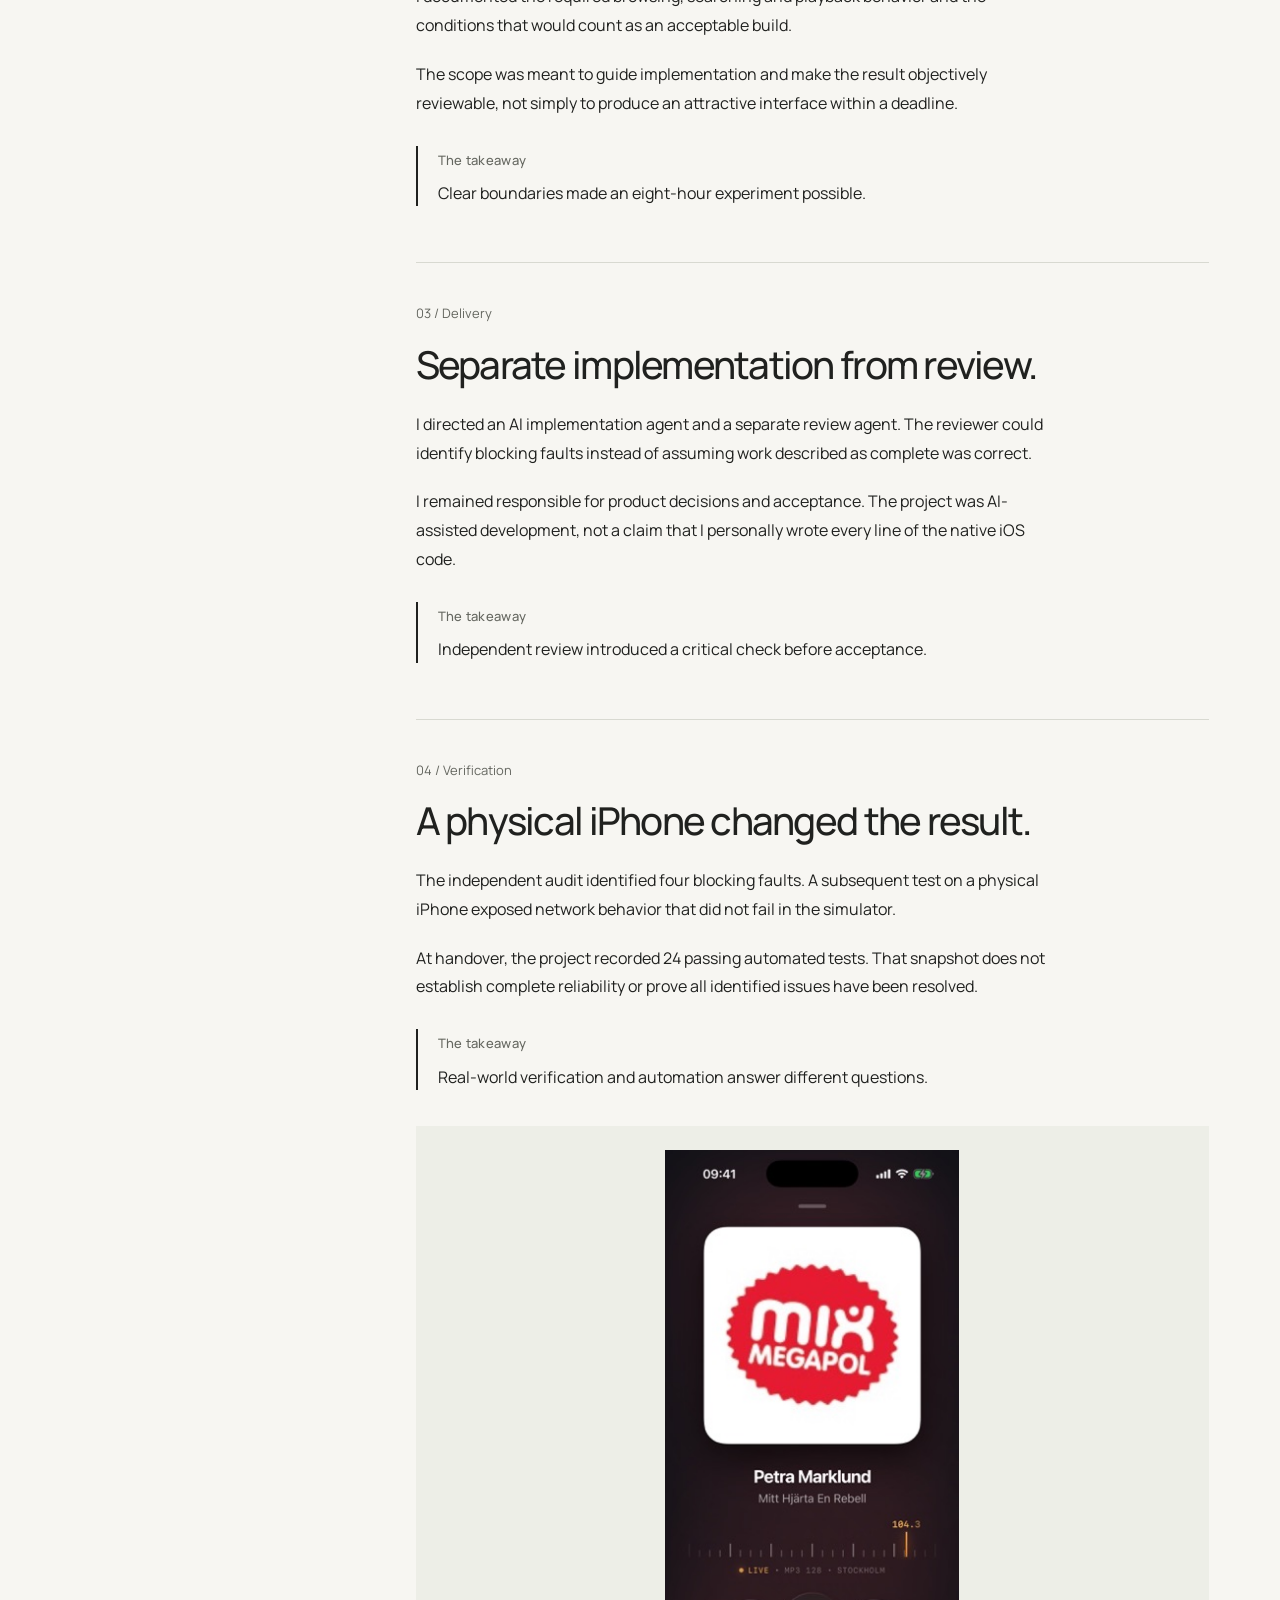
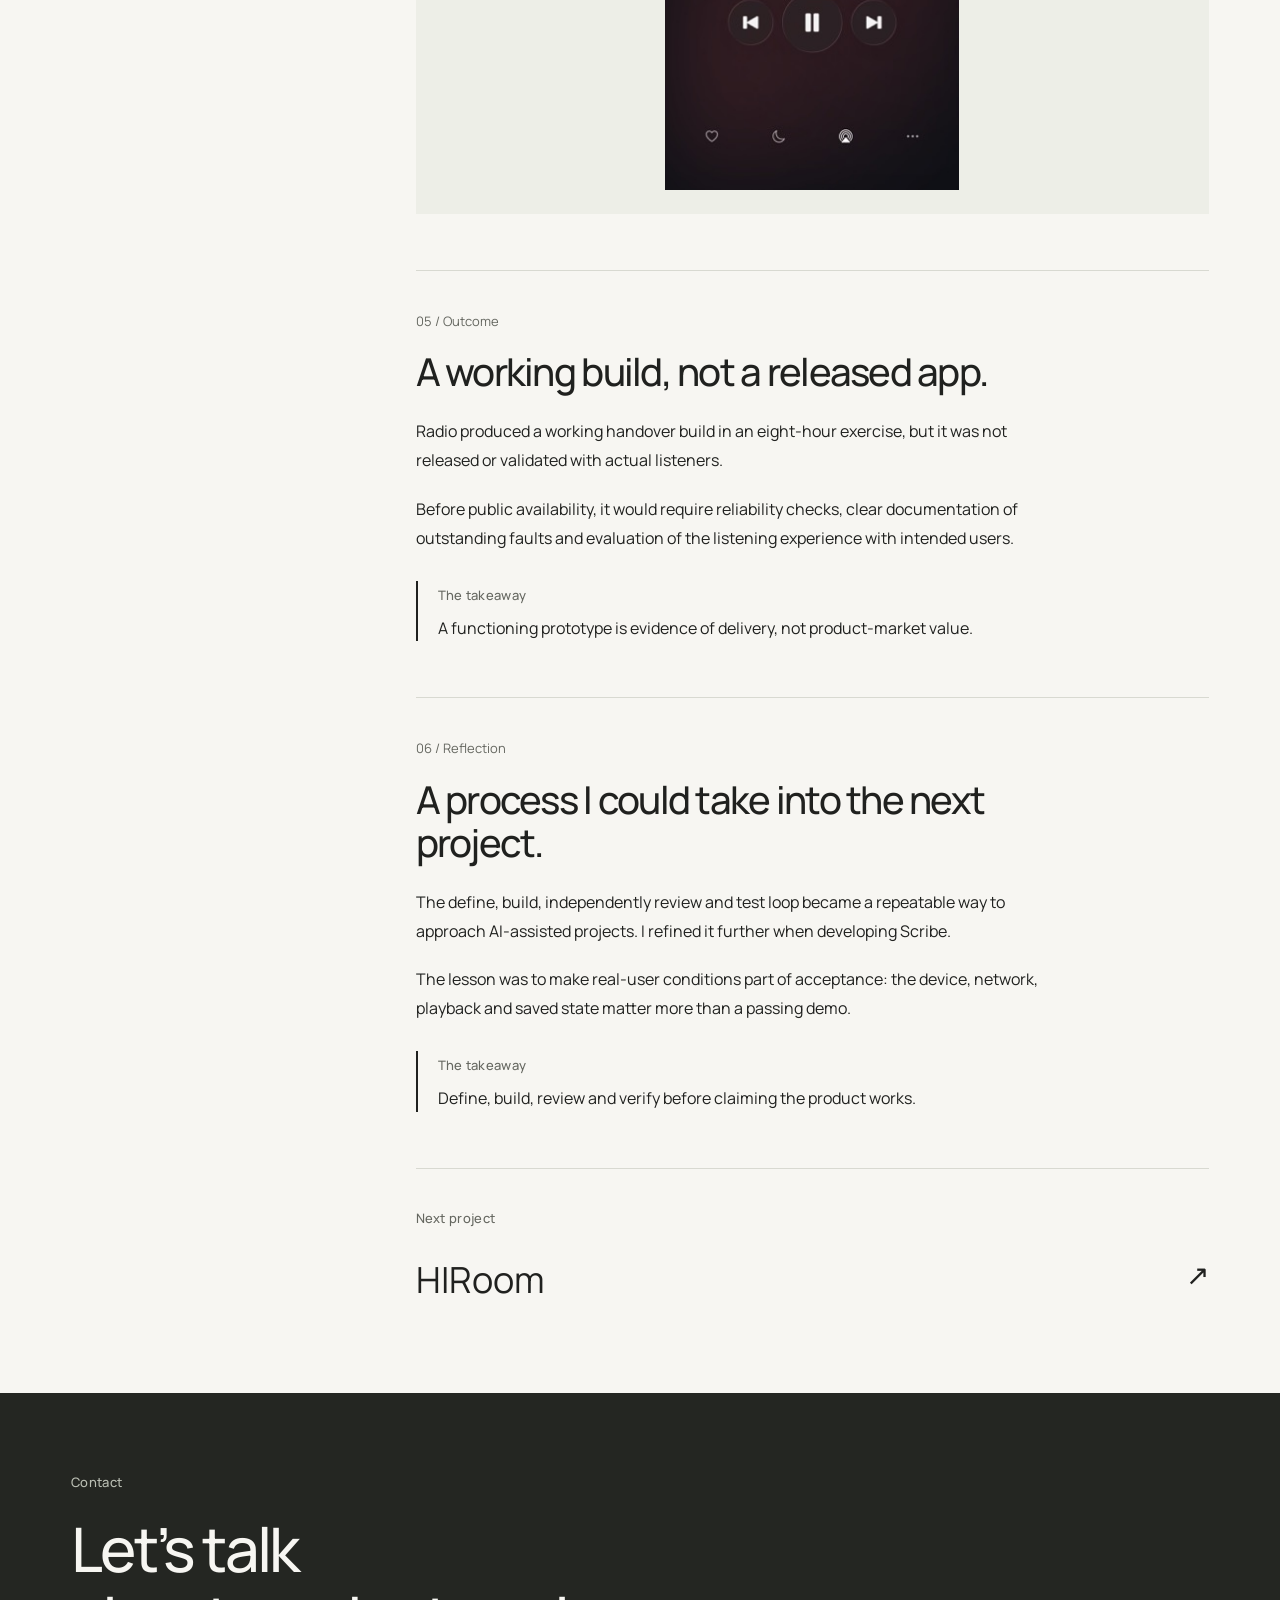
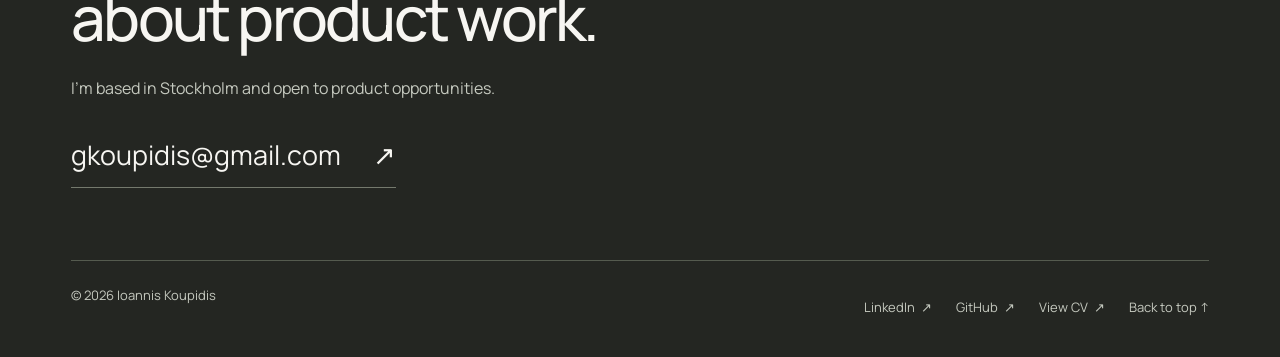
<file: work/radio/index.html>
<!doctype html>
<html lang="en" data-type="service" data-motion="on">
  <head>
    <meta charset="utf-8" />
    <meta name="viewport" content="width=device-width,initial-scale=1" />
    <meta name="theme-color" content="#f3f1eb" />
    <meta
      name="description"
      content="Radio | an iOS product case study by Ioannis Koupidis."
    />
    <title>Radio | Ioannis Koupidis</title>
    <link rel="icon" href="../../assets/favicon.svg" type="image/svg+xml" />
    <link rel="stylesheet" href="../../styles.css" />
    <meta name="page-type" content="service" />
    <meta name="site-kind" content="other" />
    <link rel="stylesheet" href="../../assets/taste-motion/motion.css" />
    <script>
      document.documentElement.classList.add("m-enter");
      setTimeout(
        () => document.documentElement.classList.add("m-enter-done"),
        700,
      );
    </script>
  </head>
  <body data-page="case" data-project="radio" data-root="../../">
    <div id="app"></div>
    <script type="module" src="../../app.js"></script>
  </body>
</html>
</file>
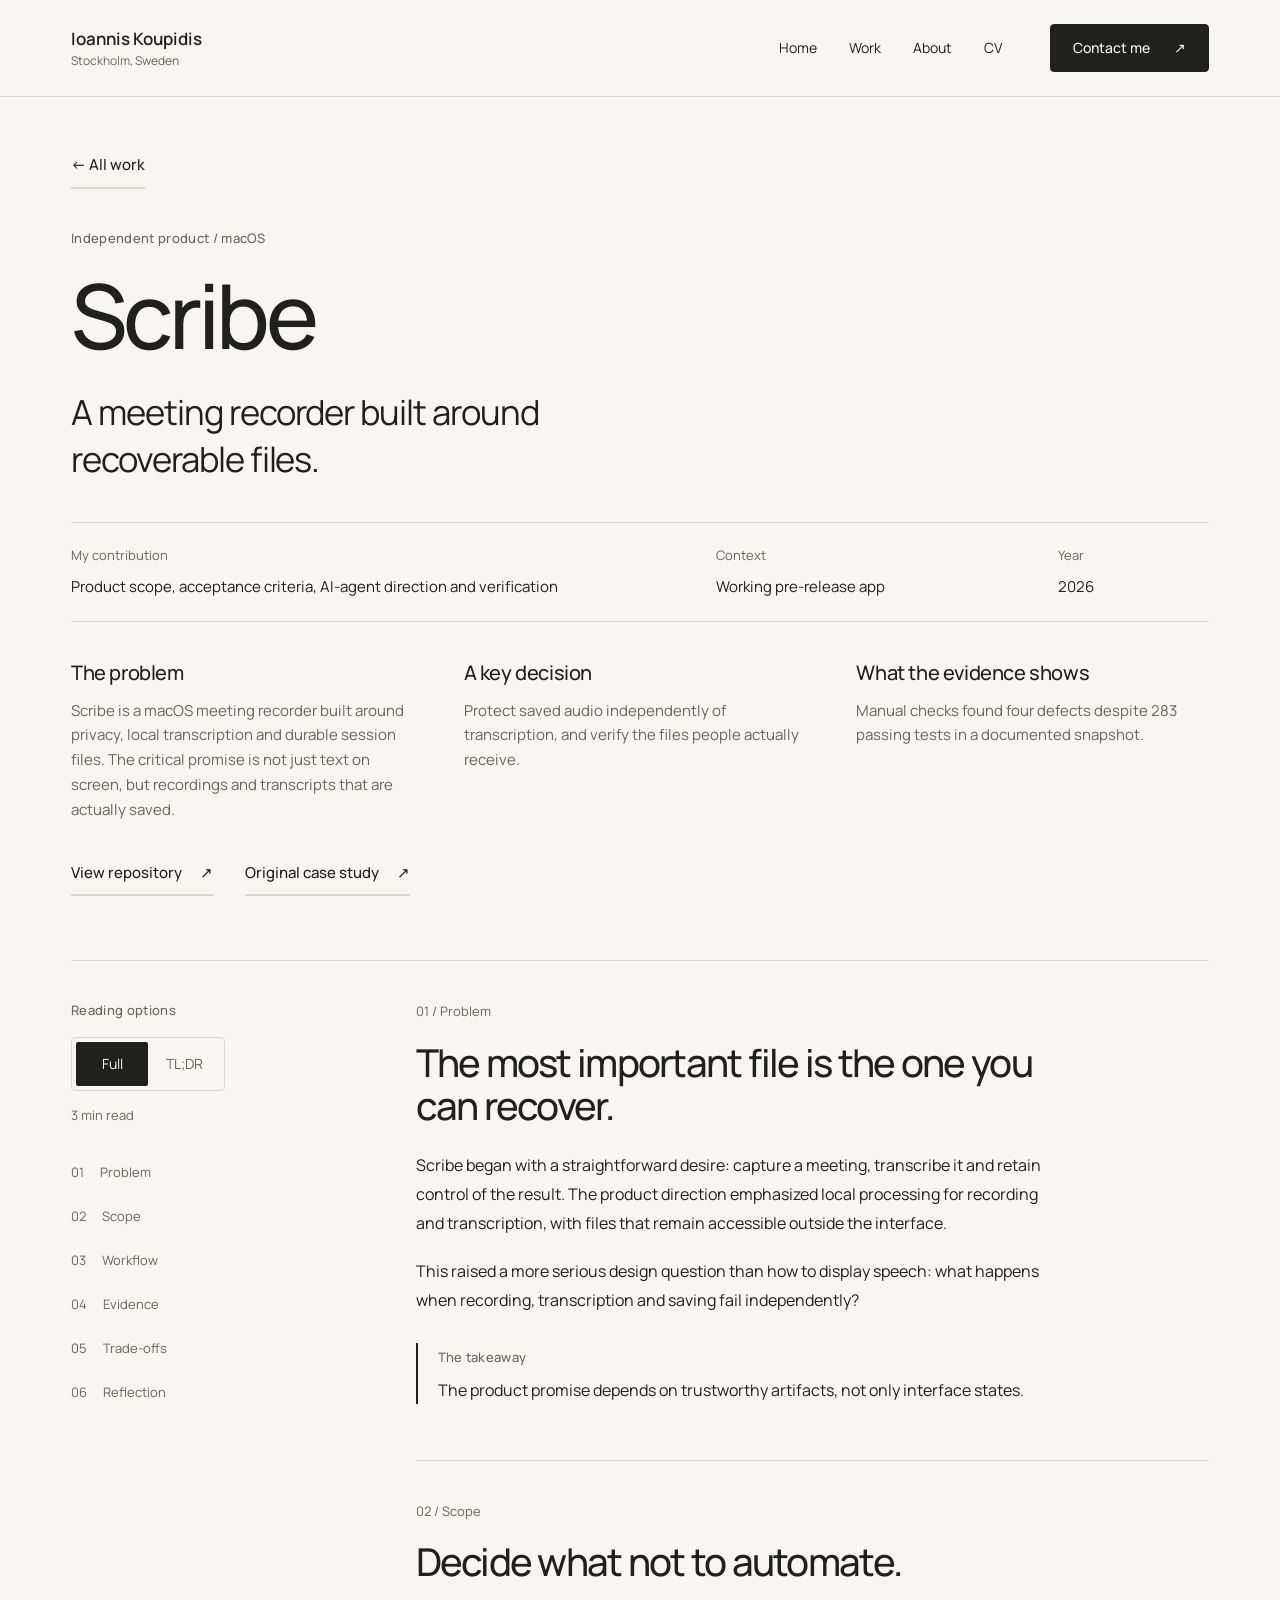
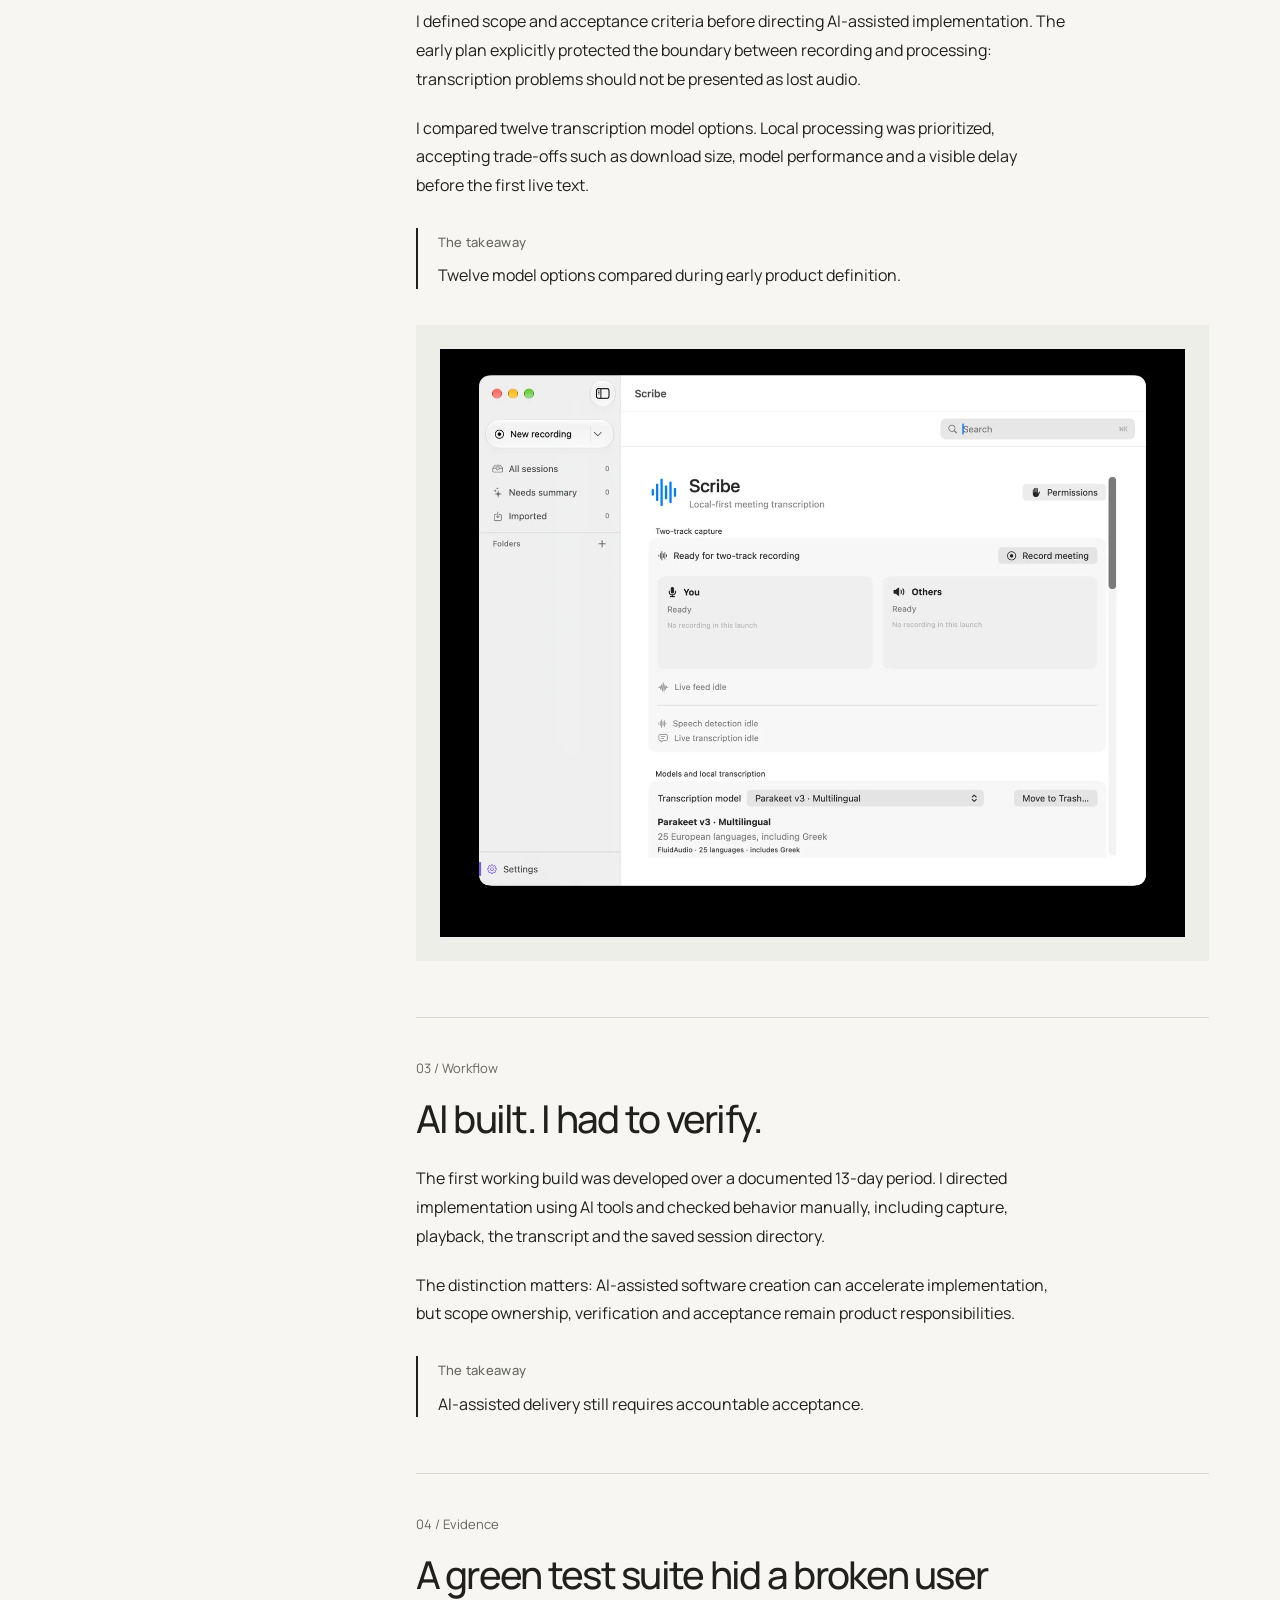
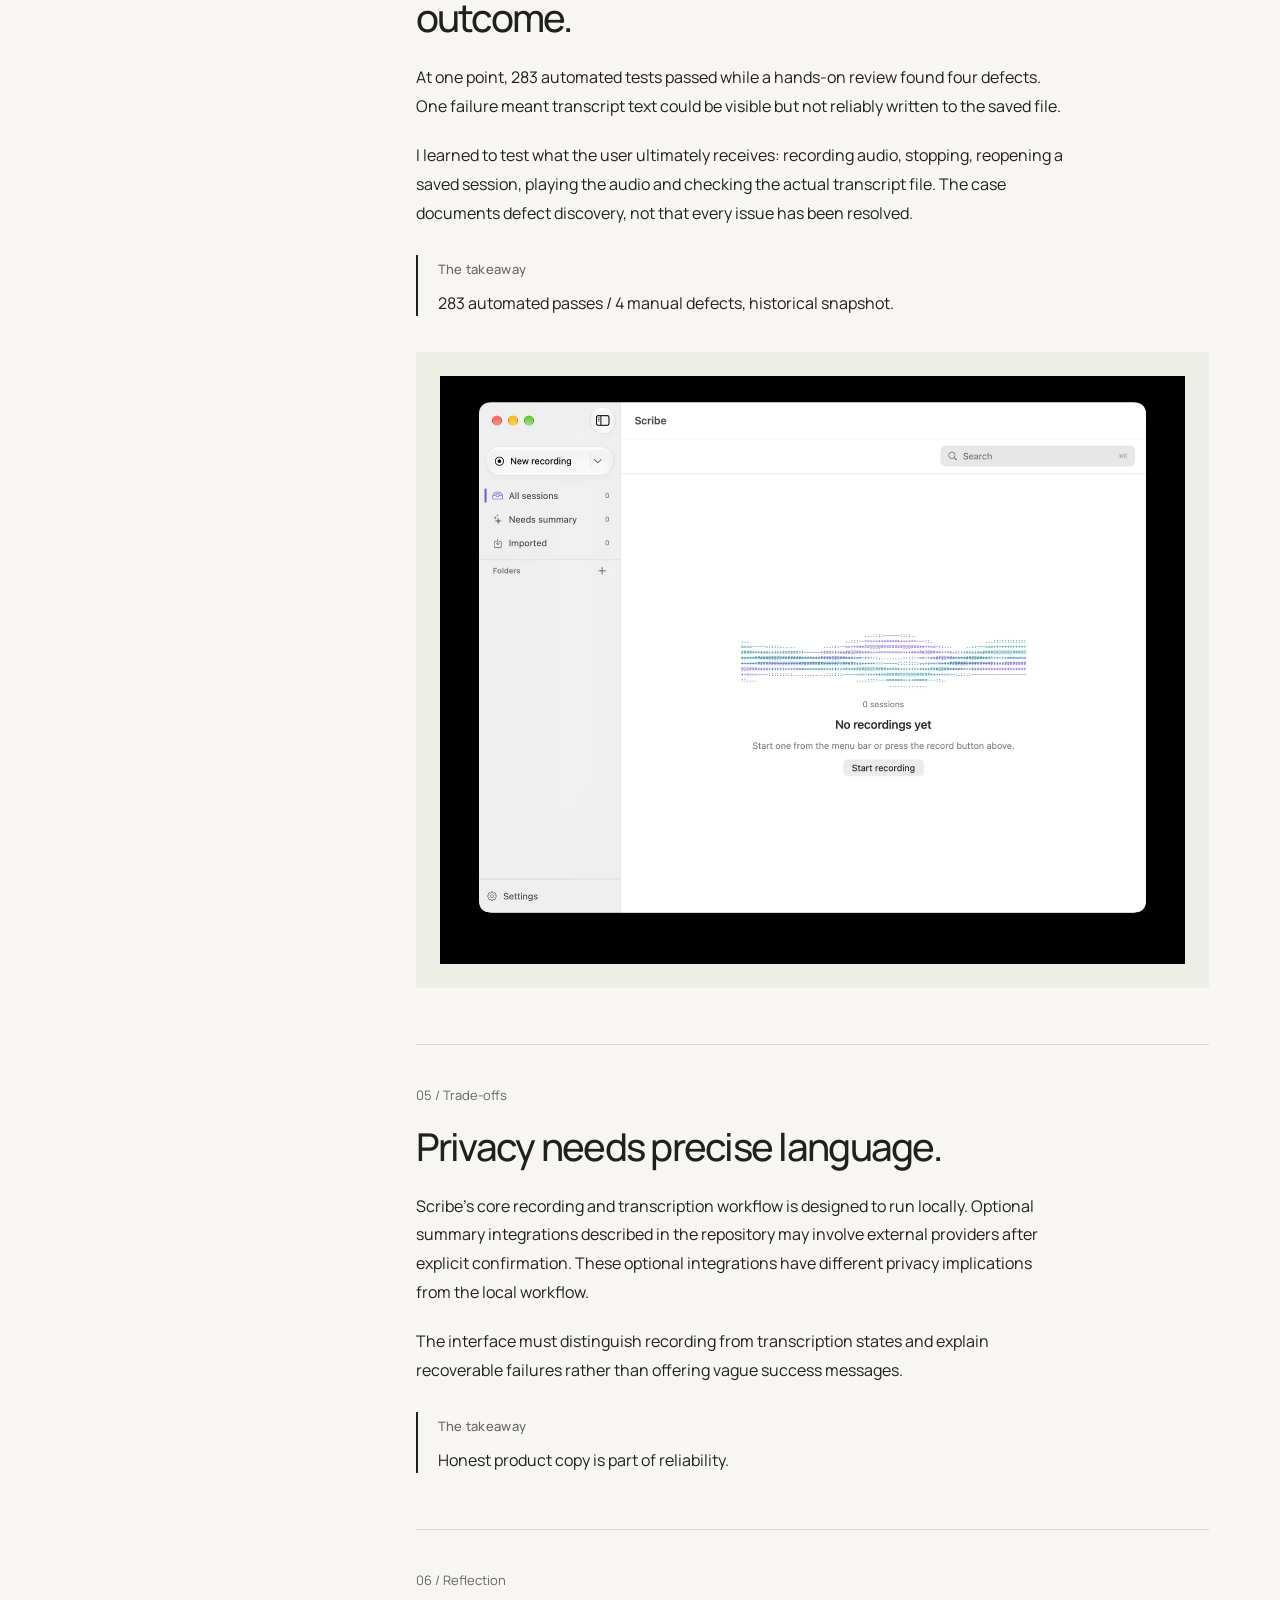
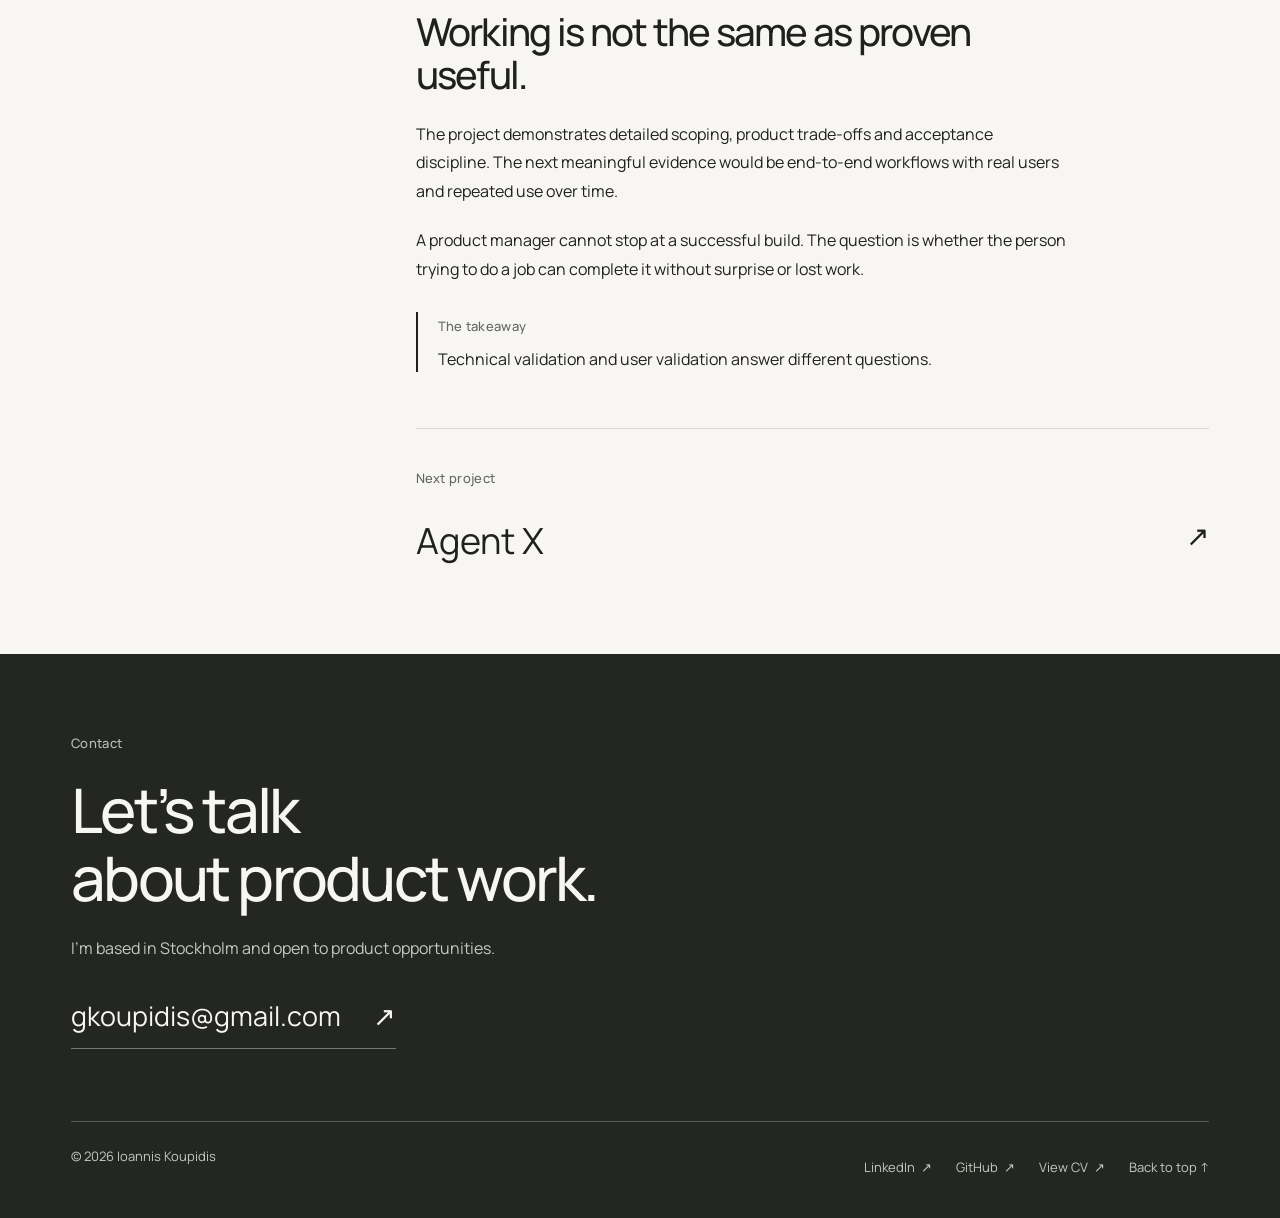
<file: work/scribe/index.html>
<!doctype html>
<html lang="en" data-type="service" data-motion="on">
  <head>
    <meta charset="utf-8" />
    <meta name="viewport" content="width=device-width,initial-scale=1" />
    <meta name="theme-color" content="#f3f1eb" />
    <meta
      name="description"
      content="Scribe | a product case study by Ioannis Koupidis."
    />
    <title>Scribe | Ioannis Koupidis</title>
    <link rel="icon" href="../../assets/favicon.svg" type="image/svg+xml" />
    <link rel="stylesheet" href="../../styles.css" />
    <meta name="page-type" content="service" />
    <meta name="site-kind" content="other" />
    <link rel="stylesheet" href="../../assets/taste-motion/motion.css" />
    <script>
      document.documentElement.classList.add("m-enter");
      setTimeout(
        () => document.documentElement.classList.add("m-enter-done"),
        700,
      );
    </script>
  </head>
  <body data-page="case" data-project="scribe" data-root="../../">
    <div id="app"></div>
    <script type="module" src="../../app.js"></script>
  </body>
</html>
</file>
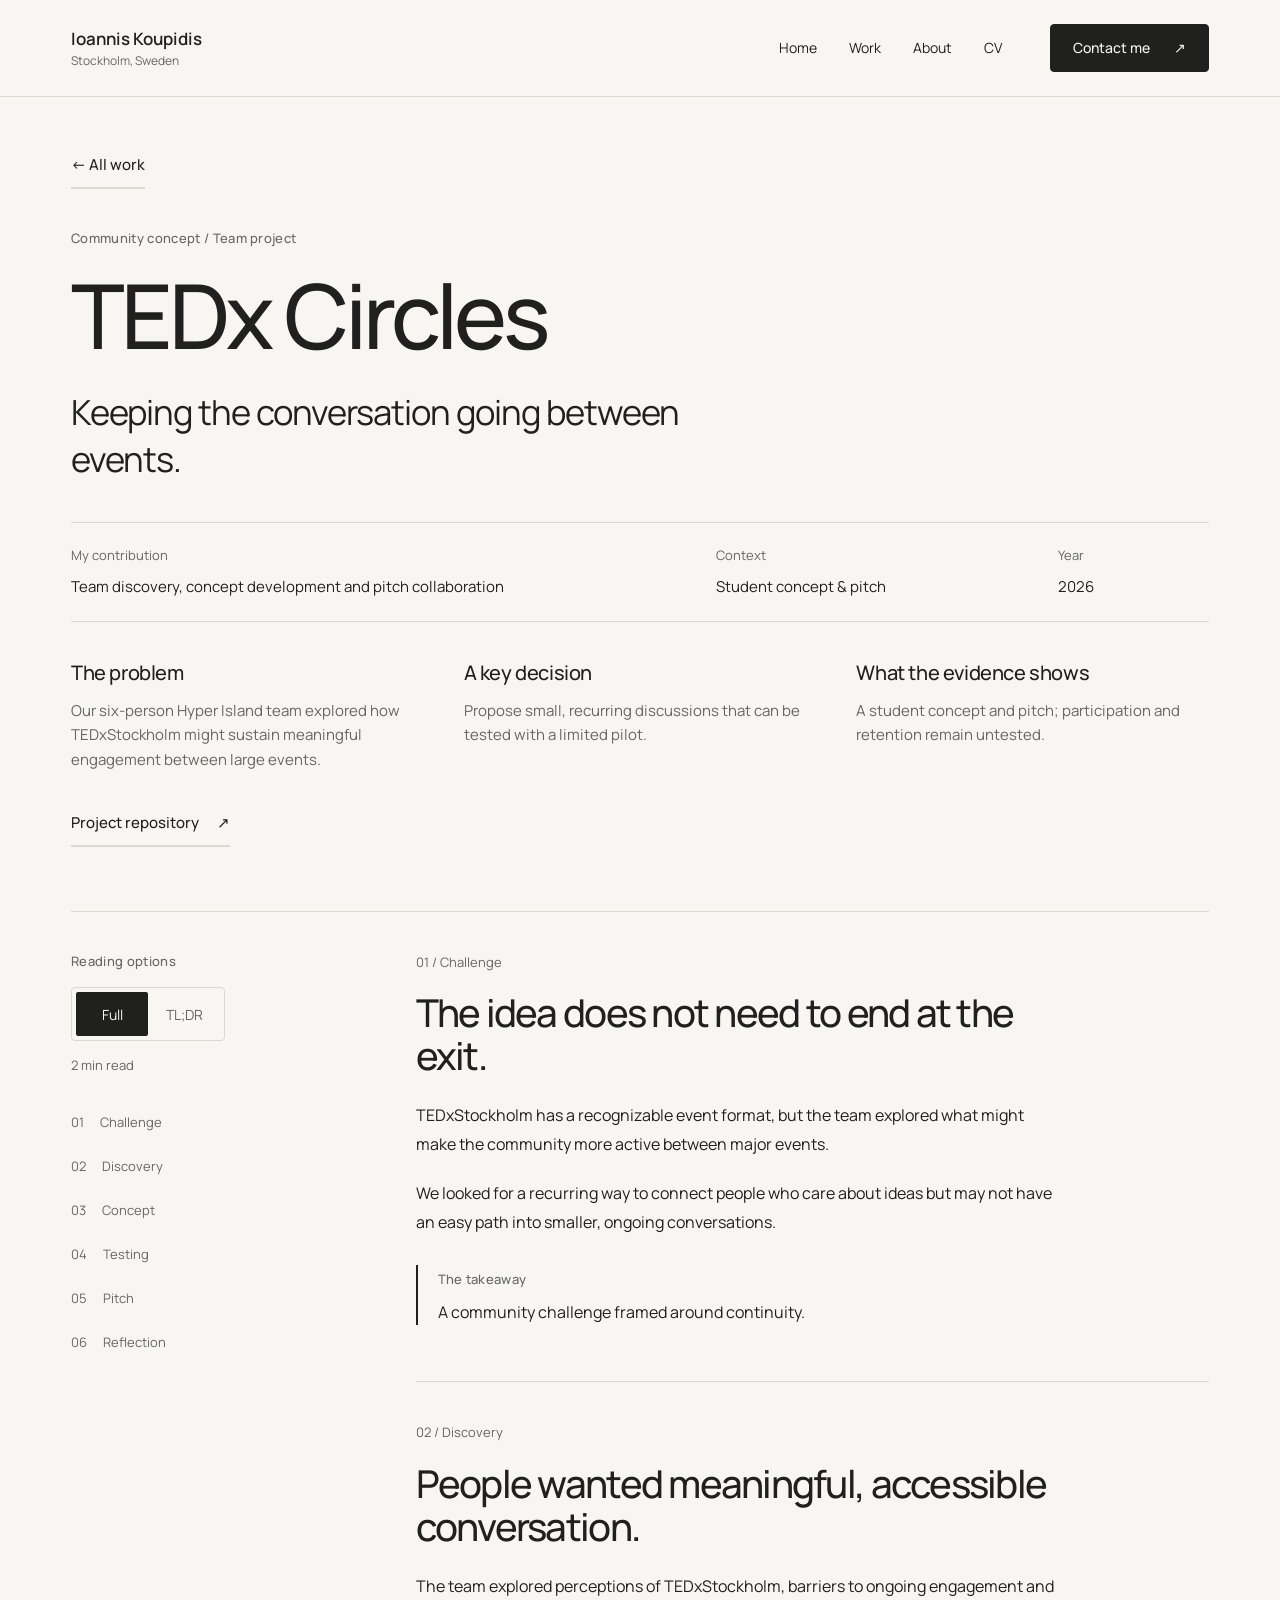
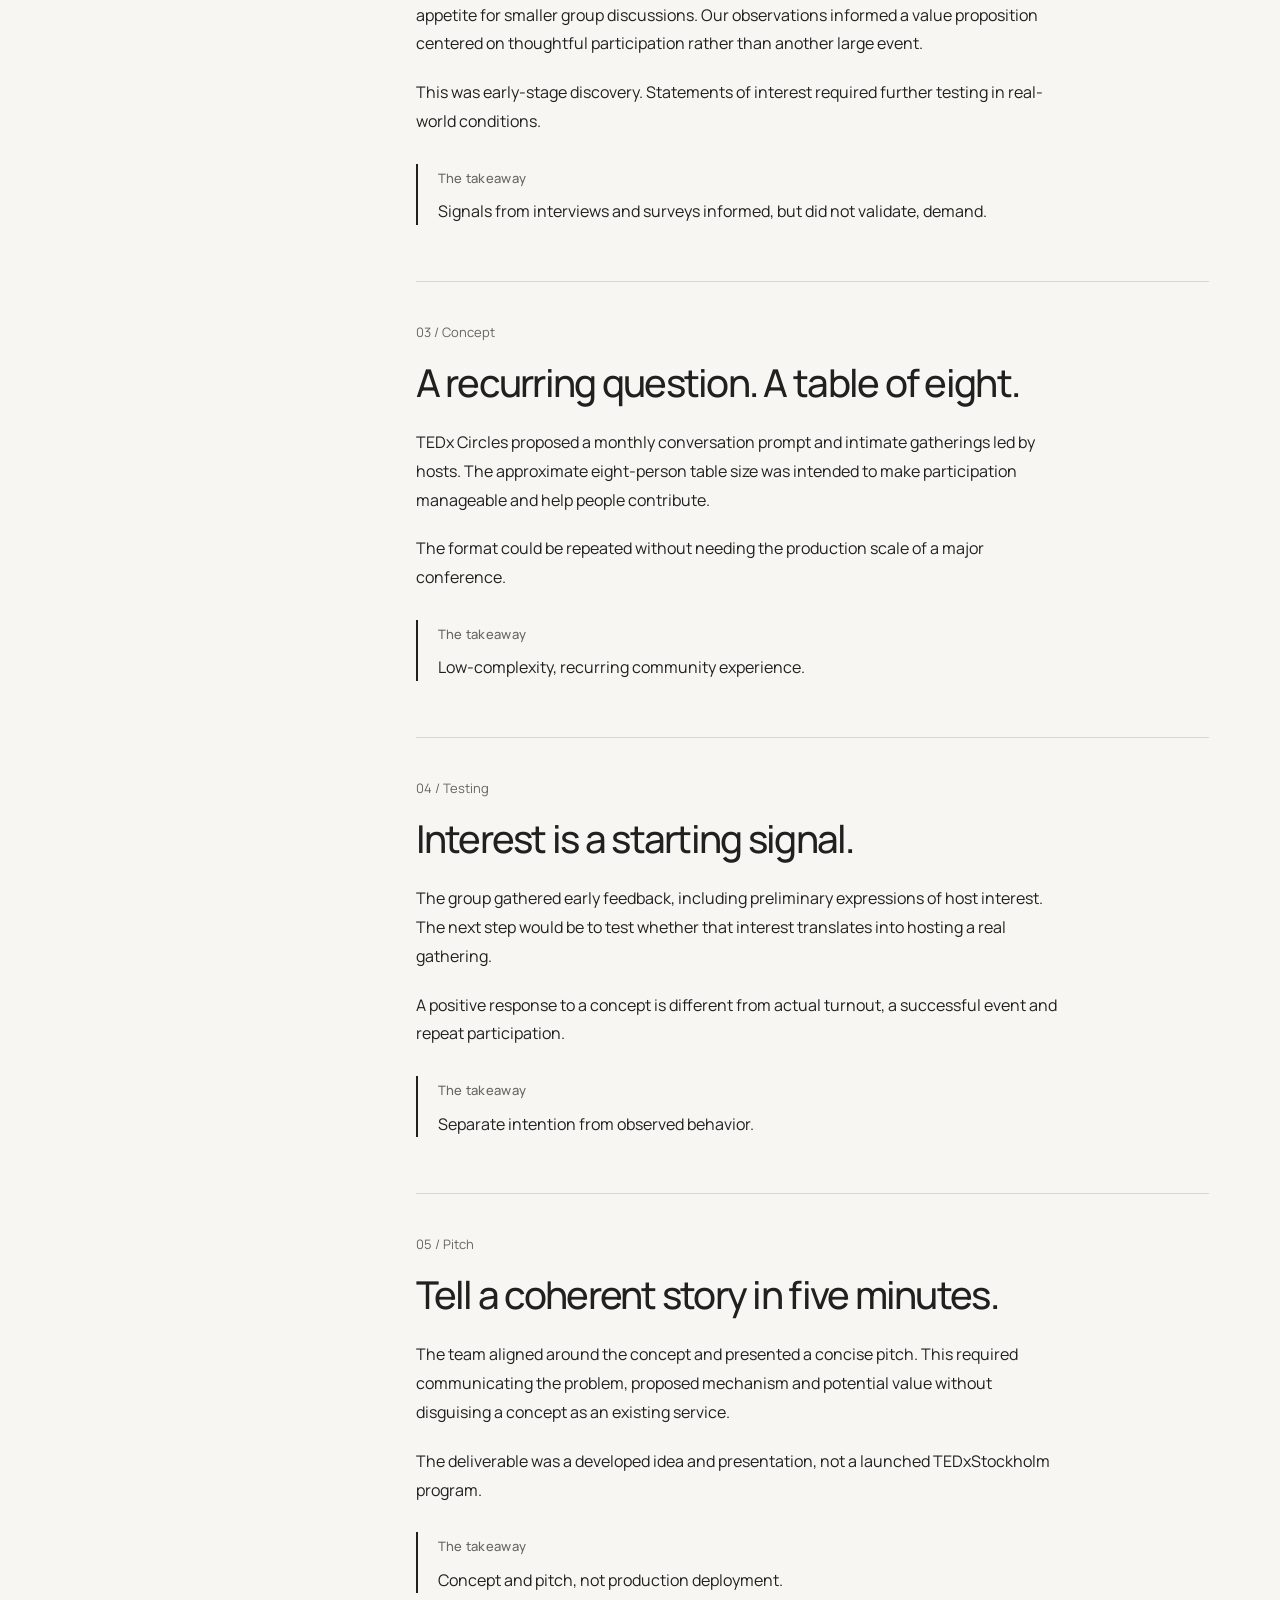
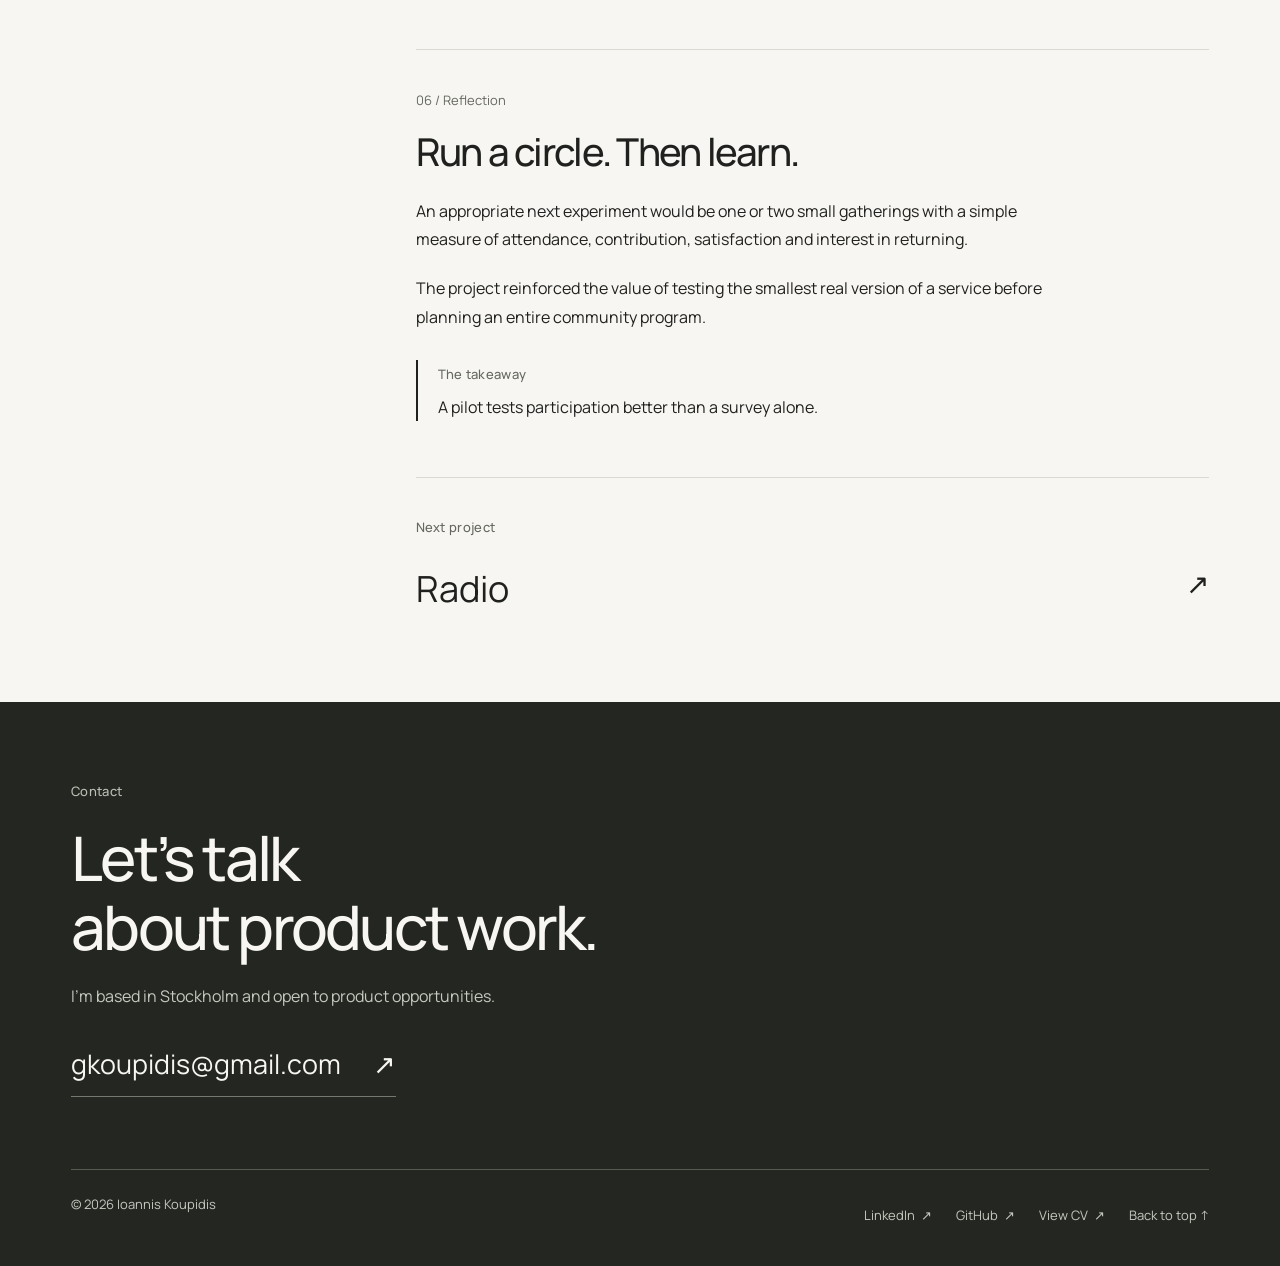
<file: work/tedx-circles/index.html>
<!doctype html>
<html lang="en" data-type="service" data-motion="on">
  <head>
    <meta charset="utf-8" />
    <meta name="viewport" content="width=device-width,initial-scale=1" />
    <meta name="theme-color" content="#f3f1eb" />
    <meta
      name="description"
      content="TEDx Circles | a product case study by Ioannis Koupidis."
    />
    <title>TEDx Circles | Ioannis Koupidis</title>
    <link rel="icon" href="../../assets/favicon.svg" type="image/svg+xml" />
    <link rel="stylesheet" href="../../styles.css" />
    <meta name="page-type" content="service" />
    <meta name="site-kind" content="other" />
    <link rel="stylesheet" href="../../assets/taste-motion/motion.css" />
    <script>
      document.documentElement.classList.add("m-enter");
      setTimeout(
        () => document.documentElement.classList.add("m-enter-done"),
        700,
      );
    </script>
  </head>
  <body data-page="case" data-project="tedx-circles" data-root="../../">
    <div id="app"></div>
    <script type="module" src="../../app.js"></script>
  </body>
</html>
</file>
<file: styles.css>
@import url("https://fonts.googleapis.com/css2?family=Manrope:wght@400;500;600&display=swap");
:root {
  color-scheme: light dark;
  --paper: #f7f6f2;
  --bg: var(--paper);
  --line-strong: var(--line);
  --s-2: 8px;
  --surface: #fffefa;
  --ink: #20211f;
  --muted: #656760;
  --line: #d8d9d1;
  --panel: #edeee7;
  --sans: "Manrope", Arial, sans-serif;
  --gut: clamp(24px, 5.55vw, 80px);
  --r-btn: 4px;
  --action: var(--ink);
  --ease: cubic-bezier(0.2, 0.8, 0.2, 1);
  --p-ink: var(--ink);
  --p-bg: var(--paper);
  --btn-h: 48px;
}
* {
  box-sizing: border-box;
}
html {
  scroll-behavior: smooth;
  scroll-padding-top: 100px;
}
body {
  margin: 0;
  background: var(--paper);
  color: var(--ink);
  font: 400 16px/1.65 var(--sans);
}
a {
  color: inherit;
  text-decoration: none;
}
button {
  font: inherit;
  cursor: pointer;
}
img {
  display: block;
  max-width: 100%;
  height: auto;
}
h1,
h2,
h3,
p,
figure {
  margin: 0;
}
h1,
h2,
h3 {
  font-weight: 500;
  line-height: 1.12;
  letter-spacing: -0.045em;
}
h1 {
  font-size: clamp(48px, 6.6vw, 94px);
}
h2 {
  font-size: clamp(32px, 3.5vw, 50px);
}
h3 {
  font-size: 28px;
}
p {
  max-width: 65ch;
}
strong {
  font-weight: 600;
}
a,
button {
  touch-action: manipulation;
}
a:focus-visible,
button:focus-visible {
  outline: 2px solid currentColor;
  outline-offset: 5px;
}
main:focus {
  outline: none;
}
[hidden] {
  display: none !important;
}
.wrap {
  width: min(calc(100% - 2 * var(--gut)), 1280px);
  margin-inline: auto;
}
.eyebrow {
  font-size: 13px;
  font-weight: 500;
  letter-spacing: 0.025em;
  color: var(--muted);
  line-height: 1.5;
}
.link {
  display: inline-flex;
  align-items: center;
  gap: 18px;
  min-height: 44px;
  border-bottom: 1px solid var(--line);
  font-size: 15px;
  font-weight: 500;
}
.link:hover {
  border-color: var(--ink);
}
.btn {
  display: inline-flex;
  justify-content: center;
  align-items: center;
  gap: 24px;
  min-height: 48px;
  padding: 11px 22px;
  border: 1px solid var(--ink);
  border-radius: 4px;
  font-size: 14px;
  font-weight: 500;
}
.btn--primary {
  background: var(--ink);
  color: var(--paper);
}
.btn--secondary {
  background: transparent;
  color: var(--ink);
}
.btn-row {
  display: flex;
  gap: 12px;
  flex-wrap: wrap;
}
.status {
  font-size: 13px;
  color: var(--muted);
}
/* One grid and type scale across the portfolio. */
.header {
  background: var(--paper);
  border-bottom: 1px solid var(--line);
  position: relative;
  z-index: 20;
}
.header-inner {
  display: flex;
  justify-content: space-between;
  align-items: center;
  min-height: 96px;
  gap: 32px;
}
.wordmark {
  font-size: 17px;
  font-weight: 600;
  line-height: 1.5;
}
.wordmark span {
  display: block;
  font-size: 12px;
  font-weight: 400;
  color: var(--muted);
}
.header nav {
  display: flex;
  align-items: center;
  gap: 32px;
}
.header nav > a:not(.btn) {
  display: flex;
  align-items: center;
  min-height: 44px;
  font-size: 14px;
  border-bottom: 1px solid transparent;
}
.header nav > a:hover,
.header nav > a[aria-current] {
  border-bottom-color: var(--ink);
}
.header nav > .btn {
  margin-left: 16px;
}
.menu-toggle {
  display: none;
}
.skip-link {
  position: absolute;
  top: 12px;
  left: var(--gut);
  padding: 12px 24px;
  background: var(--ink);
  color: var(--paper);
  transform: translateY(-200%);
  z-index: 50;
}
.skip-link:focus {
  transform: none;
}
.home-hero {
  padding: 76px 0 80px;
}
.hero-grid {
  display: grid;
  grid-template-columns: minmax(0, 1.2fr) minmax(0, 0.8fr);
  gap: clamp(48px, 7vw, 100px);
  align-items: center;
}
.hero-text > .eyebrow {
  margin-bottom: 24px;
}
.hero-lead {
  font-size: clamp(22px, 2.1vw, 30px);
  line-height: 1.35;
  letter-spacing: -0.03em;
  margin-top: 28px;
}
.hero-description {
  max-width: 51ch;
  color: var(--muted);
  margin: 22px 0 30px;
  line-height: 1.75;
}

.experience-band {
  border-block: 1px solid var(--line);
  background: var(--panel);
}
.experience-grid {
  display: grid;
  grid-template-columns: repeat(3, minmax(0, 1fr));
  gap: 32px;
  padding-block: 28px;
}
.experience-grid > div + div {
  border-left: 1px solid var(--line);
  padding-left: 32px;
}
.experience-grid p {
  margin-top: 8px;
  font-size: 15px;
  line-height: 1.6;
}
.experience-grid p span {
  color: var(--muted);
  font-size: 13px;
}
.selected-work {
  padding-block: 100px 40px;
}
.section-heading {
  display: grid;
  grid-template-columns: 1fr 1fr;
  gap: 20px 64px;
  margin-bottom: 68px;
}
.section-heading > .eyebrow {
  grid-column: 1/-1;
}
.section-heading > p:last-child:not(.eyebrow) {
  color: var(--muted);
  align-self: end;
  max-width: 44ch;
}
.featured-project {
  display: grid;
  grid-template-columns: minmax(0, 1fr) minmax(0, 1.3fr);
  gap: clamp(32px, 6vw, 84px);
  padding: 48px 0 64px;
  border-top: 1px solid var(--line);
  align-items: center;
}
.project-copy > h3 {
  font-size: 40px;
  margin: 18px 0;
}
.project-copy h3 a {
  display: flex;
  justify-content: space-between;
  align-items: center;
}
.project-copy h3 a span {
  font-size: 24px;
}
.project-title {
  font-size: 23px;
  line-height: 1.4;
  letter-spacing: -0.02em;
}
.project-role {
  font-size: 14px;
  color: var(--muted);
  margin-top: 18px;
}
.decision {
  margin-top: 26px;
}
.decision p {
  margin-top: 7px;
  font-size: 16px;
  line-height: 1.65;
}
.project-bottom {
  margin-top: 26px;
  display: flex;
  flex-direction: column;
  align-items: flex-start;
  gap: 12px;
}
.project-image {
  display: block;
  min-width: 0;
  overflow: hidden;
}
.project-art {
  display: flex;
  align-items: center;
  justify-content: center;
  aspect-ratio: 1.17;
  padding: 32px;
  overflow: hidden;
  background: var(--panel);
}
.project-art > img {
  width: 100%;
  max-height: 100%;
  object-fit: contain;
  box-shadow: 0 8px 24px #11111110;
}
.art-hiroom {
  background: #dfe5dc;
}
.art-scribe {
  background: #dbe4ee;
}
.art-compass {
  background: #e7e4d8;
}
.architecture {
  width: 100%;
  background: #faf9f4;
  color: #303b32;
  padding: 30px;
  border: 1px solid #c2c9bc;
}
.architecture > p:first-child {
  font-size: 13px;
}
.architecture h3 {
  font-size: 32px;
  margin: 18px 0 24px;
}
.architecture ol {
  list-style: none;
  margin: 0;
  padding: 0;
}
.architecture li {
  display: grid;
  grid-template-columns: 24px 1fr;
  gap: 0 12px;
  padding: 10px 0;
  border-top: 1px solid #d5d8cf;
  font-size: 16px;
}
.architecture li span {
  color: #71766c;
  font-size: 12px;
}
.architecture small {
  grid-column: 2;
  font-size: 12px;
  color: #656d61;
}
.architecture-note {
  font-size: 12px;
  margin-top: 18px;
  color: #656d61;
}
.further-work {
  background: var(--panel);
  padding-block: 76px;
}
.section-heading.compact {
  display: block;
  margin-bottom: 40px;
}
.section-heading.compact h2 {
  margin-top: 18px;
}
.secondary-grid {
  display: grid;
  grid-template-columns: repeat(3, minmax(0, 1fr));
  gap: 32px;
}
.secondary-project {
  border-top: 1px solid var(--line);
  padding-top: 24px;
  display: flex;
  flex-direction: column;
  align-items: flex-start;
}
.secondary-project h3 {
  margin: 18px 0;
  font-size: 26px;
  width: 100%;
}
.secondary-project h3 a {
  display: flex;
  justify-content: space-between;
  gap: 16px;
}
.secondary-project > p:not(.eyebrow) {
  font-size: 16px;
  margin-bottom: 20px;
}
.secondary-project > .status {
  margin-top: auto;
}
.secondary-project > .link {
  margin-top: 12px;
}
.home-story {
  display: grid;
  grid-template-columns: 1fr 2fr;
  gap: 64px;
  padding-block: 100px;
}
.home-story h2 {
  margin-bottom: 28px;
}
.home-story p:not(.eyebrow) {
  color: var(--muted);
  margin-bottom: 20px;
  max-width: 60ch;
}
.home-story .link {
  margin-top: 4px;
}
.footer {
  padding: 80px 0 28px;
  background: #242622;
  color: #f7f6f2;
}
.footer .eyebrow {
  color: #bbbfb4;
}
.footer h2 {
  font-size: clamp(36px, 4.8vw, 68px);
  margin: 22px 0;
}
.footer-heading > p:not(.eyebrow) {
  color: #c5c9bf;
}
.contact-email {
  display: inline-flex;
  align-items: center;
  gap: 32px;
  font-size: clamp(19px, 2.1vw, 28px);
  border-bottom: 1px solid #74796d;
  padding: 18px 0 10px;
  margin-top: 14px;
  overflow-wrap: anywhere;
}
.footer-bottom {
  display: flex;
  justify-content: space-between;
  gap: 24px;
  border-top: 1px solid #555b4f;
  padding-top: 24px;
  margin-top: 72px;
  font-size: 13px;
  color: #c5c9bf;
}
.footer-bottom > div {
  display: flex;
  gap: 24px;
  flex-wrap: wrap;
}
.footer-bottom a {
  display: inline-flex;
  gap: 6px;
  align-items: center;
  min-height: 44px;
}
/* Case studies: a summary first, then decisions with their evidence. */
.case-hero {
  padding-block: 48px 64px;
}
.case-hero > .eyebrow {
  margin: 40px 0 16px;
}
.case-hero h1 {
  font-size: clamp(48px, 7vw, 100px);
}
.case-subtitle {
  font-size: clamp(23px, 2.7vw, 36px);
  line-height: 1.35;
  letter-spacing: -0.03em;
  max-width: 30ch;
  margin: 24px 0 40px;
}
.case-meta {
  display: grid;
  grid-template-columns: 2fr 1fr 0.5fr;
  gap: 40px;
  border-block: 1px solid var(--line);
  padding: 22px 0;
  margin: 0;
}
.case-meta dt {
  font-size: 13px;
  color: var(--muted);
  margin-bottom: 8px;
}
.case-meta dd {
  font-size: 15px;
  margin: 0;
}
.case-summary {
  display: grid;
  grid-template-columns: repeat(3, minmax(0, 1fr));
  gap: 40px;
  padding-top: 40px;
}
.case-summary h2 {
  font-size: 20px;
  letter-spacing: -0.02em;
  margin-bottom: 14px;
}
.case-summary p {
  font-size: 15px;
  color: var(--muted);
}
.case-actions {
  display: flex;
  flex-wrap: wrap;
  gap: 12px 32px;
  margin-top: 30px;
}
.case-reading {
  border-top: 1px solid var(--line);
  display: grid;
  grid-template-columns: minmax(160px, 1fr) minmax(0, 3fr);
  gap: 80px;
  padding-block: 40px 80px;
}
.case-sidebar {
  align-self: start;
  position: sticky;
  top: 32px;
}
.mode-control {
  display: inline-flex;
  border: 1px solid var(--line);
  padding: 4px;
  border-radius: 4px;
  margin-top: 16px;
}
.mode-button {
  min-height: 44px;
  min-width: 72px;
  background: transparent;
  color: var(--muted);
  border: 0;
  border-radius: 2px;
  font-size: 14px;
}
.mode-button[aria-pressed="true"] {
  background: var(--ink);
  color: var(--paper);
}
.reading-estimate {
  font-size: 13px;
  color: var(--muted);
  margin-top: 14px;
}
.chapter-nav {
  display: flex;
  flex-direction: column;
  margin-top: 24px;
}
.chapter-nav a {
  display: flex;
  gap: 16px;
  align-items: center;
  min-height: 44px;
  font-size: 13px;
  color: var(--muted);
}
.chapter-nav a:hover {
  color: var(--ink);
  text-decoration: underline;
  text-underline-offset: 4px;
}
.chapter {
  padding: 40px 0 56px;
  border-bottom: 1px solid var(--line);
  scroll-margin-top: 32px;
}
.chapter:first-child {
  padding-top: 0;
}
.chapter-num {
  font-size: 13px;
  color: var(--muted);
  margin-bottom: 18px;
}
.chapter h2 {
  font-size: clamp(28px, 3vw, 40px);
  max-width: 28ch;
  margin-bottom: 24px;
}
.chapter > p:not(.chapter-num) {
  margin-bottom: 20px;
  max-width: 65ch;
  line-height: 1.8;
}
.chapter-insight {
  border-left: 2px solid var(--ink);
  padding-left: 20px;
  margin-top: 28px;
  max-width: 65ch;
}
.chapter-insight p {
  font-size: 16px;
  margin-top: 8px;
}
.case-artifact {
  margin-top: 36px;
  padding: 24px;
  background: var(--panel);
  overflow: hidden;
}
.case-artifact img {
  width: 100%;
  max-height: 640px;
  object-fit: contain;
}
.case-end {
  padding-top: 40px;
}
.case-end > a {
  display: flex;
  justify-content: space-between;
  font-size: 36px;
  line-height: 1.2;
  margin-top: 18px;
  padding-block: 12px;
}
.case-end > a span {
  font-size: 28px;
}
/* About and CV share the same reading widths and type hierarchy. */
.page-hero,
.section-pad,
.cv-paper,
.cv-after {
  width: min(calc(100% - 2 * var(--gut)), 1280px);
  margin-inline: auto;
}
.page-hero {
  padding-block: 72px 64px;
}
.page-hero h1 {
  font-size: clamp(42px, 5.5vw, 78px);
  margin: 24px 0 32px;
}
.page-hero em,
.section-pad em {
  font-style: normal;
}
.page-hero-bottom {
  display: flex;
  align-items: end;
  justify-content: space-between;
  gap: 40px;
}
.page-hero-bottom p {
  font-size: 20px;
  max-width: 48ch;
  color: var(--muted);
}
.page-hero-bottom > .eyebrow {
  font-size: 13px;
}
.section-pad {
  padding-block: 64px;
  border-top: 1px solid var(--line);
}
.story-split,
.section-intro,
.section-heading-row {
  display: grid;
  grid-template-columns: 1fr 2fr;
  gap: 64px;
}
.story-prose p {
  margin-bottom: 22px;
}
.story-prose .story-lead {
  font-size: 26px;
  line-height: 1.4;
}
.section-intro h2 {
  margin-bottom: 24px;
}
.learning-three {
  display: grid;
  grid-template-columns: repeat(3, minmax(0, 1fr));
  gap: 32px;
  margin-top: 48px;
}
.learning-three article {
  border-top: 1px solid var(--line);
  padding-top: 22px;
}
.learning-three h3 {
  font-size: 23px;
  margin: 16px 0;
}
.learning-three article > span {
  font-size: 13px;
  color: var(--muted);
}
.learning-three p {
  color: var(--muted);
}
.timeline {
  margin-top: 40px;
}
.timeline-item {
  display: grid;
  grid-template-columns: 1fr 2fr;
  gap: 64px;
  padding: 28px 0;
  border-top: 1px solid var(--line);
}
.tl-years {
  color: var(--muted);
  font-size: 14px;
}
.tl-content h3 {
  font-size: 26px;
}
.role {
  display: block;
  margin: 10px 0 16px;
  color: var(--muted);
  font-size: 15px;
}
.tl-content p {
  max-width: 62ch;
}
.evidence-chips {
  display: flex;
  flex-wrap: wrap;
  gap: 16px;
  margin-top: 18px;
  font-size: 13px;
}
.evidence-note {
  font-size: 13px;
  color: var(--muted);
  margin-top: 18px;
}
.language-bar {
  display: flex;
  gap: 24px;
  flex-wrap: wrap;
  border-top: 1px solid var(--line);
  padding-top: 24px;
  font-size: 14px;
}
.accent-asterisk,
.heading-mark {
  display: none;
}
.download-btn {
  display: inline-flex;
  gap: 24px;
  align-items: center;
  min-height: 48px;
  padding: 10px 22px;
  background: var(--ink);
  color: var(--paper);
  border-radius: 4px;
}
.cv-paper {
  background: var(--surface);
  padding: 48px;
  border: 1px solid var(--line);
  margin-bottom: 40px;
}
.cv-contact {
  display: grid;
  grid-template-columns: 2fr 1fr;
  gap: 48px;
  margin-bottom: 48px;
}
.cv-contact h2 {
  font-size: 30px;
  margin: 16px 0;
}
.cv-contact p {
  color: var(--muted);
}
.cv-contact-links {
  display: flex;
  flex-direction: column;
  align-items: flex-start;
  gap: 8px;
  font-size: 14px;
  overflow-wrap: anywhere;
}
.cv-contact-links a {
  min-height: 36px;
  display: flex;
  align-items: center;
  border-bottom: 1px solid var(--line);
}
.cv-block {
  display: grid;
  grid-template-columns: 1fr 3fr;
  gap: 40px;
  border-top: 1px solid var(--line);
  padding-block: 28px;
}
.cv-block > h3 {
  font-size: 18px;
  line-height: 1.4;
  letter-spacing: -0.02em;
}
.cv-entry {
  display: flex;
  justify-content: space-between;
  gap: 32px;
  margin-bottom: 28px;
}
.cv-entry:last-child {
  margin-bottom: 0;
}
.cv-entry strong {
  display: block;
  font-size: 17px;
}
.cv-entry span:not(.cv-date) {
  display: block;
  font-size: 14px;
  color: var(--muted);
  margin-top: 6px;
}
.cv-entry p {
  margin-top: 12px;
  font-size: 15px;
}
.cv-entry small {
  display: block;
  font-size: 13px;
  color: var(--muted);
  margin-top: 12px;
}
.cv-date {
  font-size: 13px;
  white-space: nowrap;
  color: var(--muted);
}
.cv-after {
  padding-block: 0 64px;
}
.cv-after p {
  color: var(--muted);
  font-size: 14px;
  margin-bottom: 12px;
}
.text-link {
  display: inline-flex;
  align-items: center;
  min-height: 44px;
  border-bottom: 1px solid var(--line);
}
@media (prefers-color-scheme: dark) {
  :root {
    --paper: #191b18;
    --surface: #20231e;
    --ink: #eeefe9;
    --muted: #b0b5a8;
    --line: #41473a;
    --panel: #242920;
  }
  .art-hiroom {
    background: #394438;
  }
  .art-scribe {
    background: #34424e;
  }
  .art-compass {
    background: #444538;
  }
  .footer {
    background: #11140f;
  }
}
@media (min-width: 1500px) {
  .home-hero {
    padding-block: 96px;
  }
}
@media (max-width: 1050px) {
  .hero-grid {
    gap: 40px;
    grid-template-columns: 1.15fr 0.85fr;
  }
  .hero-description {
    font-size: 15px;
  }
  .featured-project {
    gap: 40px;
  }
  .project-art {
    padding: 24px;
    aspect-ratio: 1;
  }
  .architecture {
    padding: 20px;
  }
  .architecture h3 {
    font-size: 27px;
  }
  .case-reading {
    gap: 40px;
  }
  .header nav {
    gap: 20px;
  }
  .header nav > .btn {
    margin-left: 0;
  }
  .home-hero {
    padding-block: 60px;
  }

  .case-summary {
    gap: 24px;
  }
  .section-heading {
    gap: 20px 40px;
  }
}
@media (max-width: 760px) {
  :root {
    --gut: 24px;
  }
  html {
    scroll-padding-top: 24px;
  }
  .header-inner {
    min-height: 80px;
  }
  .menu-toggle {
    display: inline-flex;
    min-width: 72px;
  }
  .header nav {
    display: none;
  }
  .menu-open {
    overflow: hidden;
  }
  .menu-open .header {
    position: fixed;
    inset: 0 0 auto;
  }
  .menu-open main {
    padding-top: 80px;
  }
  .menu-open .header nav {
    display: flex;
    position: fixed;
    inset: 80px 0 0;
    flex-direction: column;
    align-items: stretch;
    gap: 0;
    background: var(--paper);
    padding: 32px var(--gut);
    overflow-y: auto;
  }
  .menu-open .header nav > a:not(.btn) {
    font-size: 28px;
    min-height: 72px;
    border-bottom: 1px solid var(--line);
  }
  .menu-open .header nav > .btn {
    margin-top: 32px;
  }
  .hero-grid {
    grid-template-columns: 1fr;
    gap: 40px;
  }
  .home-hero {
    padding: 48px 0;
  }
  .hero-text h1 {
    font-size: clamp(56px, 12vw, 80px);
  }
  .hero-lead {
    font-size: 26px;
  }
  .hero-description {
    font-size: 16px;
    max-width: 56ch;
  }

  .experience-grid {
    grid-template-columns: 1fr;
    gap: 20px;
    padding-block: 28px;
  }
  .experience-grid > div + div {
    border-left: 0;
    padding-left: 0;
    border-top: 1px solid var(--line);
    padding-top: 20px;
  }
  .experience-grid p br {
    display: none;
  }
  .experience-grid p span {
    display: block;
  }
  .selected-work {
    padding-block: 64px 24px;
  }
  .section-heading {
    grid-template-columns: 1fr;
    gap: 18px;
    margin-bottom: 36px;
  }
  .section-heading > p:last-child:not(.eyebrow) {
    max-width: 55ch;
  }
  .featured-project {
    grid-template-columns: 1fr;
    gap: 32px;
    padding-block: 32px 48px;
  }
  .project-copy > h3 {
    font-size: 36px;
    margin-block: 14px;
  }
  .project-role {
    max-width: 52ch;
  }
  .decision {
    max-width: 54ch;
    margin-top: 20px;
  }
  .project-bottom {
    margin-top: 20px;
  }
  .project-art {
    aspect-ratio: 1.2;
    padding: 24px;
  }
  .architecture {
    padding: 24px;
  }
  .architecture h3 {
    font-size: 30px;
    margin: 12px 0 18px;
  }
  .architecture li {
    padding-block: 8px;
  }
  .further-work {
    padding-block: 56px;
  }
  .secondary-grid {
    grid-template-columns: 1fr;
    gap: 32px;
  }
  .secondary-project h3 {
    font-size: 28px;
  }
  .secondary-project > p:not(.eyebrow) {
    max-width: 48ch;
  }
  .home-story {
    grid-template-columns: 1fr;
    gap: 22px;
    padding-block: 64px;
  }
  .footer {
    padding-top: 56px;
  }
  .footer-bottom {
    flex-direction: column;
    margin-top: 48px;
  }
  .footer-bottom > div {
    gap: 16px 24px;
  }
  .contact-email {
    font-size: clamp(17px, 4.7vw, 24px);
    gap: 16px;
  }
  .case-hero {
    padding-block: 28px 40px;
  }
  .case-hero > .eyebrow {
    margin-top: 28px;
  }
  .case-meta {
    grid-template-columns: 1fr 1fr;
    gap: 20px;
  }
  .case-meta > div:first-child {
    grid-column: 1/-1;
  }
  .case-summary {
    grid-template-columns: 1fr;
    gap: 24px;
    padding-top: 28px;
  }
  .case-summary p {
    font-size: 16px;
  }
  .case-subtitle {
    margin-bottom: 28px;
  }
  .case-reading {
    grid-template-columns: 1fr;
    gap: 32px;
    padding-block: 28px 48px;
  }
  .case-sidebar {
    position: static;
  }
  .chapter-nav {
    display: none;
  }
  .reading-estimate {
    display: inline-block;
    margin-left: 16px;
  }
  .chapter {
    padding-block: 32px 40px;
  }
  .case-artifact {
    padding: 12px;
    margin-top: 24px;
  }
  .case-actions {
    gap: 8px 20px;
  }
  .page-hero {
    padding-block: 48px;
  }
  .page-hero-bottom {
    flex-direction: column;
    align-items: flex-start;
    gap: 24px;
  }
  .page-hero-bottom p {
    font-size: 18px;
  }
  .story-split,
  .section-intro,
  .section-heading-row,
  .timeline-item {
    grid-template-columns: 1fr;
    gap: 20px;
  }
  .section-pad {
    padding-block: 40px;
  }
  .learning-three {
    grid-template-columns: 1fr;
    gap: 28px;
    margin-top: 32px;
  }
  .timeline {
    margin-top: 28px;
  }
  .cv-paper {
    padding: 24px;
  }
  .cv-contact {
    grid-template-columns: 1fr;
    gap: 24px;
    margin-bottom: 32px;
  }
  .cv-block {
    grid-template-columns: 1fr;
    gap: 20px;
  }
  .cv-entry {
    flex-direction: column-reverse;
    gap: 8px;
  }
  .cv-contact h2 {
    font-size: 26px;
  }
  .cv-block > h3 {
    font-size: 22px;
  }
  .cv-after {
    padding-bottom: 48px;
  }
}
@media (max-width: 420px) {
  .btn-row {
    flex-direction: column;
  }
  .btn-row .btn {
    width: 100%;
    justify-content: space-between;
  }
  .hero-text > .eyebrow {
    font-size: 12px;
  }
  .hero-text h1 {
    font-size: 58px;
  }
  .hero-lead {
    font-size: 23px;
  }
  .hero-lead br {
    display: none;
  }
  .hero-description {
    font-size: 15px;
  }
  .home-hero {
    padding-top: 36px;
  }
  .project-art {
    padding: 16px;
    aspect-ratio: auto;
    min-height: 300px;
  }
  .architecture {
    padding: 20px;
  }
  .architecture h3 {
    font-size: 27px;
  }
  .architecture li {
    padding-block: 7px;
  }
  .case-meta {
    gap: 16px;
  }
  .cv-paper {
    padding: 20px;
  }
  .footer h2 {
    font-size: 36px;
  }
  .footer-bottom > div {
    gap: 12px 20px;
  }
}
@media (prefers-reduced-motion: reduce) {
  html {
    scroll-behavior: auto;
  }
  *,
  *::before,
  *::after {
    animation: none !important;
    transition: none !important;
  }
}
@media print {
  :root {
    --paper: #fff;
    --surface: #fff;
    --ink: #111;
    --muted: #444;
    --line: #ccc;
    --panel: #eee;
  }
  .header,
  .footer,
  .cv-hero,
  .cv-after,
  .case-sidebar {
    display: none;
  }
  .cv-paper {
    width: 100%;
    border: 0;
    padding: 0;
  }
  .cv-entry,
  .cv-block {
    break-inside: avoid;
  }
  body {
    font-size: 11pt;
  }
  .cv-block {
    padding-block: 16px;
  }
  .cv-contact {
    margin-bottom: 24px;
  }
  a {
    color: inherit;
  }
}
/* Product work leads the hero; no portrait is used. */
.hero-work {
  background: var(--panel);
  padding: 32px;
  min-width: 0;
  align-self: stretch;
  display: flex;
  flex-direction: column;
  justify-content: center;
  gap: 24px;
}
.hero-work-image {
  display: block;
  overflow: hidden;
  background: #fff;
}
.hero-work-image img {
  width: 100%;
  height: auto;
}
.hero-work > .link {
  font-size: 14px;
  align-self: flex-start;
  gap: 12px;
}
@media (max-width: 760px) {
  .hero-work {
    padding: 24px;
    gap: 20px;
  }
}
</file>
<file: assets/taste-motion/motion.css>
/*
  taste-skill motion.css - the micro-interactions a company site has (figma.com, x.ai): one small
  opt-in layer over system.css and ui/cards.css. Link it after them (data-motion on <html> is optional);
  load motion.js once (it adds the tab indicator, the number tick and the card loops).
  The layer is ON as soon as this file is linked: no attribute is needed (a hover shot of a linked card or photo
  shows the 2px lift and the 1.03 zoom). <html data-motion="off"> switches the whole layer off; data-motion="live"
  is the number tick in a headless shot (motion.js).
  references/motion.md says what moves and how fast. Everything here answers the pointer, the
  keyboard or a number coming into view once, plus the hero's one entrance on load (the end of this
  file); nothing moves because the page scrolled (that is a dealt moment's job, assets/moments).

  Hover moves sit under (hover: hover) and (pointer: fine): a phone never keeps a stuck hover.
  Hover out runs 120ms against 150ms in (motion.md, tokens).
  Under prefers-reduced-motion colours still change and a press still shows; nothing moves or scales.
*/

:root {
  --m-in: 150ms;                              /* hover in: buttons, links, nav, tabs */
  --m-out: 120ms;                             /* hover out */
  --m-press: 90ms;                            /* a press */
  --m-panel: 200ms;                           /* a menu or sheet opening */
  --m-close: 120ms;                           /* a menu closing */
  --m-slide: 240ms;                           /* an indicator travelling between two tabs or links */
  --m-image: 600ms;                           /* a photograph scaling inside its mask */
  --m-image-out: 400ms;                       /* ...and settling back */
  --m-ease: var(--ease, cubic-bezier(.2, .8, .2, 1)); /* the one UI ease-out (system.css --ease): fast start, soft landing */
  --m-ease-io: cubic-bezier(.65, 0, .35, 1);  /* the indicator: leaves and lands softly */
  --m-ease-enter: cubic-bezier(.22, 1, .36, 1); /* an entrance settling: long soft tail, never past its mark */
  --m-cycle: 3.2s;                            /* one cycle of a card's loop (2.5-4 s) */
  --m-lift: -2px;
}

/* ---------------------------------------------------------------- buttons */
html:not([data-motion="off"]) .btn {
  position: relative;
  transition: background-color var(--m-out) var(--m-ease), color var(--m-out) var(--m-ease),
              border-color var(--m-out) var(--m-ease), box-shadow var(--m-out) var(--m-ease),
              transform var(--m-press) var(--m-ease);
}
/* the tone moves toward the ground: a black button greys a little on white, a white one on black */
html:not([data-motion="off"]) .btn--primary:hover { background: color-mix(in oklab, var(--action) 84%, var(--bg)); }
html:not([data-motion="off"]) .btn--secondary:hover {
  background: color-mix(in oklab, var(--bg) 92%, var(--ink));
  border-color: color-mix(in oklab, var(--ink) 32%, transparent);
}
html:not([data-motion="off"]) .btn:hover { transition-duration: var(--m-in), var(--m-in), var(--m-in), var(--m-in), var(--m-press); }
html:not([data-motion="off"]) .btn:active { transform: translateY(1px) scale(.985); }
/* the step: a button rises 1px on hover (2px on the large size) and presses 1px down with a 1.5% shrink on
   click; pointer only. The text-link secondary (arrow and block looks) keeps its underline and does not step.
   Reduced motion keeps the colour change only (see the end of this file). */
@media (hover: hover) and (pointer: fine) {
  html:not([data-motion="off"]) .btn:hover { transform: translateY(-1px); }
  html:not([data-motion="off"]) .btn--xl:hover { transform: translateY(-2px); }
  html:not([data-motion="off"]):is([data-buttons="arrow"], [data-buttons="block"]) .btn--secondary:hover { transform: none; }
  html:not([data-motion="off"]) .btn:active { transform: translateY(1px) scale(.985); }
  html:not([data-motion="off"]):is([data-buttons="arrow"], [data-buttons="block"]) .btn--secondary:active { transform: scale(.985); }
}

/* the arrow: the text arrow (.btn--arrow, .link) nudges 3px; the drawn arrow (.m-arrow) grows its
   stem and moves its head 3px, the way a good product site's "Learn more" does. The pointer's move
   only for a fine pointer; keyboard focus shows it anywhere */
html:not([data-motion="off"]) :is(.btn--arrow, .link)::after { transition: transform var(--m-out) var(--m-ease); }
html:not([data-motion="off"]) :is(.btn--arrow, .link):focus-visible::after { transform: translateX(3px); transition-duration: var(--m-in); }
.m-arrow { width: 12px; height: 12px; flex: none; overflow: visible; fill: none; stroke: currentColor; stroke-width: 1.6;
           stroke-linecap: round; stroke-linejoin: round; }
.m-arrow__stem { opacity: 0; transform: scaleX(.2); transform-origin: 1px 50%; transform-box: fill-box;
                 transition: opacity var(--m-out) var(--m-ease), transform var(--m-out) var(--m-ease); }
.m-arrow__head { transition: transform var(--m-out) var(--m-ease); }
:is(a, button):focus-visible > .m-arrow .m-arrow__stem { opacity: 1; transform: none; transition-duration: var(--m-in); }
:is(a, button):focus-visible > .m-arrow .m-arrow__head { transform: translateX(3px); transition-duration: var(--m-in); }
@media (hover: hover) and (pointer: fine) {
  html:not([data-motion="off"]) :is(.btn--arrow, .link):hover::after { transform: translateX(3px); transition-duration: var(--m-in); }
  :is(a, button):hover > .m-arrow .m-arrow__stem { opacity: 1; transform: none; transition-duration: var(--m-in); }
  :is(a, button):hover > .m-arrow .m-arrow__head { transform: translateX(3px); transition-duration: var(--m-in); }
}

/* a pill that is a link (the line above a hero headline) */
html:not([data-motion="off"]) a.pill { transition: background-color var(--m-out) var(--m-ease), border-color var(--m-out) var(--m-ease); }
html:not([data-motion="off"]) a.pill:hover { background: color-mix(in oklab, var(--card) 90%, var(--ink)); border-color: var(--line-strong); transition-duration: var(--m-in); }

/* ---------------------------------------------------------------- links: an underline that draws */
/* .link and links in running text: a rest line, and the ink line draws left to right on hover and
   leaves to the right. A link in a sentence rests on its own colour at 45% (about 3.3:1 on its
   ground), so it reads as a link even when it is the same colour as the text (WCAG 1.4.1); .link
   and .m-link carry an arrow or sit alone and rest on the faint hairline */
html:not([data-motion="off"]) :is(.link, .m-link, p a:not([class]), .footer ul a, .footer .link) {
  text-decoration: none;
  background-image: linear-gradient(currentColor, currentColor), linear-gradient(var(--m-rest, var(--line-strong)), var(--m-rest, var(--line-strong)));
  background-repeat: no-repeat; background-size: 0% 1px, 100% 1px;
  background-position: right 0 bottom 0, 0 100%;
  transition: background-size var(--m-out) var(--m-ease), color var(--m-out) var(--m-ease);
  padding-bottom: 2px;
}
/* set on its own rule: the shared rule above is (0,3,1) through :is(.footer .link) and would win */
html:not([data-motion="off"]) p a:not([class]) { --m-rest: color-mix(in oklab, currentColor 45%, transparent); }
html:not([data-motion="off"]) :is(.footer ul a, .m-link--bare):not(:hover, :focus-visible) { background-size: 0% 1px, 0% 1px; }
html:not([data-motion="off"]) :is(.link, .m-link, p a:not([class]), .footer ul a, .footer .link):is(:hover, :focus-visible) {
  background-size: 100% 1px, 100% 1px; background-position: left 0 bottom 0, 0 100%; transition-duration: var(--m-in);
}
/* the link's arrow is not underlined: the line runs under the words only */
html:not([data-motion="off"]) .link { background-size: 0% 1px, calc(100% - 1em - var(--s-2)) 1px; }
html:not([data-motion="off"]) .link:is(:hover, :focus-visible) { background-size: calc(100% - 1em - var(--s-2)) 1px, calc(100% - 1em - var(--s-2)) 1px; }
html:not([data-motion="off"]) .link, html:not([data-motion="off"]) .link:is(:hover, :focus-visible) { background-position: 0 100%, 0 100%; }
html:not([data-motion="off"]) .footer ul a:hover { color: var(--ink); }

/* ---------------------------------------------------------------- navigation */
/* the nav words take no pill (ST-08, ST-11): system.css draws the underline under a word from the left on hover and focus, and
   takes it away to the right; the page you are on keeps its still bar (system.css draws it, at the same inset) */
@media (min-width: 1024px) {
  /* the full-width panel: fades and settles 6px in 200ms with its columns together (one surface, read
     as one); it closes in 120ms. While one menu is open, the next word swaps the panel at once
     (motion.js .m-menu-open) */
  html:not([data-motion="off"]) .nav__menu {
    transform: translateY(-6px);
    transition: opacity var(--m-close) var(--m-ease), transform var(--m-close) var(--m-ease), visibility 0s linear var(--m-close);
  }
  html:not([data-motion="off"]) .nav__item:is(:hover, :focus-within) > .nav__menu {
    transition: opacity var(--m-panel) var(--m-ease) 150ms, transform var(--m-panel) var(--m-ease) 150ms, visibility 0s linear 150ms;
  }
  /* .m-menu-open comes on when the first panel starts to show (150ms): from then the next word swaps
     the panel at once. Duration and delay go to 0, the properties stay listed, so the panel that is
     still fading in finishes its own 200ms instead of snapping */
  html:not([data-motion="off"]) .nav.m-menu-open .nav__menu,
  html:not([data-motion="off"]) .nav.m-menu-open .nav__item:is(:hover, :focus-within) > .nav__menu { transition-duration: 0s; transition-delay: 0s; }
  html:not([data-motion="off"]) .menu-col a { transition: color var(--m-out) var(--m-ease); }
  html:not([data-motion="off"]) .menu-col a:hover { transition-duration: var(--m-in); }
  html:not([data-motion="off"]) .menu-card .panel { transition: border-color var(--m-out) var(--m-ease); }
}
/* the phone sheet slides in 8px and fades (system.js opens it) */
@media (max-width: 1023px) {
  html:not([data-motion="off"]) .nav.is-open .nav__links { transition: opacity var(--m-panel) var(--m-ease), transform var(--m-panel) var(--m-ease); }
  @starting-style { html:not([data-motion="off"]) .nav.is-open .nav__links { opacity: 0; transform: translateY(-8px); } }
}

/* ---------------------------------------------------------------- tabs: the indicator slides */
html:not([data-motion="off"]) .tabs.m-has-ind { position: relative; isolation: isolate; }
html:not([data-motion="off"]) .tabs.m-has-ind .tab { position: relative; z-index: 1; }
html:not([data-motion="off"]) .tabs.m-has-ind .tab[aria-selected="true"] { background: transparent; border-color: transparent; }
/* the pill takes its new size at once and travels by transform alone (motion.js: it starts scaled to
   the old tab's size at the old place and settles to scale 1 at the new one), so nothing is laid out
   again while it moves and its corners are true at rest */
.m-tab-ind {
  position: absolute; left: 0; top: 0; z-index: 0; width: var(--w, 0px); height: var(--h, 0px);
  border-radius: var(--r-btn); background: var(--ink); pointer-events: none;
  transform: translate(var(--x, 0px), var(--y, 0px)) scale(var(--sx, 1), var(--sy, 1)); transform-origin: 0 0;
  transition: transform var(--m-slide) var(--m-ease-io);
}
.m-tab-ind.is-jump { transition: none; }
html:not([data-motion="off"]) .tab { transition: color var(--m-slide) var(--m-ease), border-color var(--m-out) var(--m-ease), background-color var(--m-out) var(--m-ease); }

/* ---------------------------------------------------------------- focus */
/* the ring (system.css) is drawn in full in the frame the focus lands; no transition */

/* ---------------------------------------------------------------- cards: a 2px lift */
/* the card rises 2px, its border and shadow deepen; a card without its own box (.card--open) lifts
   its panel. Never tilts, flips or follows the pointer */
html:not([data-motion="off"]) .card:not(.card--open, .card--plan) {
  transition: transform var(--m-out) var(--m-ease), border-color var(--m-out) var(--m-ease), box-shadow var(--m-out) var(--m-ease);
}
html:not([data-motion="off"]) .card--open > .panel { transition: transform var(--m-out) var(--m-ease), box-shadow var(--m-out) var(--m-ease); }
@media (hover: hover) and (pointer: fine) {
  html:not([data-motion="off"]) .card:not(.card--open, .card--plan, .m-nolift):hover {
    transform: translateY(var(--m-lift));
    border-color: color-mix(in oklab, var(--ink) 16%, transparent);
    /* the shadow is deeper on a dark card (its lightness l): about .2 on white, .64 on near-black */
    box-shadow: inset 0 1px 0 var(--c-hi, transparent), 0 1px 2px rgb(0 0 0 / .06),
                0 14px 32px -18px oklch(from var(--card, #fff) 0 0 0 / calc(0.75 - l * 0.55));
    transition-duration: 180ms;
  }
  html:not([data-motion="off"]) .card--open:not(.m-nolift):hover > .panel {
    transform: translateY(var(--m-lift)); box-shadow: 0 14px 32px -18px oklch(from var(--bg, #fff) 0 0 0 / calc(0.75 - l * 0.55)); transition-duration: 180ms;
  }
}

/* ---------------------------------------------------------------- photographs: 1.03 inside the mask */
/* a photograph in a link or a linked card grows 3% inside its own mask (the frame, the tile, a .m-zoom wrapper);
   the mask clips it, so the box never moves. .m-zoom is the hook for any other photograph: wrap it. */
.m-zoom { overflow: clip; }
html:not([data-motion="off"]) :is(.frame__img, .tile__media > img, .m-zoom img, .m-zoom > video) {
  transition: transform var(--m-image-out) var(--m-ease);
}
@media (hover: hover) and (pointer: fine) {
  html:not([data-motion="off"]) :is(a, .card:has(a), .m-zoom):hover :is(.frame__img, .tile__media > img),
  html:not([data-motion="off"]) .m-zoom:hover :is(img, video) { transform: scale(1.03); transition-duration: var(--m-image); }
}

/* ---------------------------------------------------------------- inputs, switches, checks */
html:not([data-motion="off"]) .field :is(input, select, textarea), .m-input {
  transition: border-color var(--m-out) var(--m-ease), box-shadow var(--m-out) var(--m-ease), background-color var(--m-out) var(--m-ease);
}
html:not([data-motion="off"]) .field :is(input, select, textarea):hover, .m-input:hover { border-color: color-mix(in oklab, var(--ink) 48%, transparent); }
html:not([data-motion="off"]) .field :is(input, select, textarea):focus, .m-input:focus {
  /* the field's own ring in place of the outline: a 2px line in --action (3:1 on the ground) and a soft halo,
     there at once like every focus ring (the hover's fade does not apply to focus) */
  outline: none; border-color: var(--action);
  box-shadow: 0 0 0 1px var(--action), 0 0 0 4px color-mix(in oklab, var(--action) 20%, transparent); transition-duration: 0s;
}
/* a switch: <button class="m-switch" role="switch" aria-checked="false" aria-label="..."></button>
   (motion.js flips aria-checked on click unless the page handles it). The knob slides in 180ms and
   stretches 4px while pressed, both by transform (a scaleX from its left edge; on, the 12px shift
   keeps its right edge where it rests). The off track is ink at 48% (3.3:1 or more against the knob
   and the ground, the 3:1 a control needs) */
.m-switch {
  position: relative; flex: none; width: 40px; height: 24px; padding: 0; border: 0; border-radius: 999px; cursor: pointer;
  background: color-mix(in oklab, var(--ink) 48%, var(--bg));
  transition: background-color 180ms var(--m-ease);
}
.m-switch::before {
  content: ""; position: absolute; left: 3px; top: 3px; width: 18px; height: 18px; border-radius: 999px;
  background: var(--bg); box-shadow: 0 1px 3px rgb(0 0 0 / .25);
  transform-origin: 0 50%; transition: transform 180ms var(--m-ease);
}
.m-switch[aria-checked="true"] { background: var(--action); }
.m-switch[aria-checked="true"]::before { transform: translateX(16px); background: var(--action-ink); }
.m-switch:active::before { transform: scaleX(1.22); transition-duration: var(--m-press); }
.m-switch[aria-checked="true"]:active::before { transform: translateX(12px) scaleX(1.22); }
.m-switch:hover:not([aria-checked="true"]) { background: color-mix(in oklab, var(--ink) 58%, var(--bg)); }
/* a check box: <input type="checkbox" class="m-check">, the tick fades in as it grows from 70% to full size, 160ms */
.m-check {
  appearance: none; -webkit-appearance: none; flex: none; margin: 0; width: 20px; height: 20px; border-radius: 6px; cursor: pointer;
  border: 1px solid color-mix(in oklab, var(--ink) 48%, var(--bg)); background: var(--bg) no-repeat center / 14px 14px;
  display: inline-grid; place-items: center;
  transition: background-color var(--m-in) var(--m-ease), border-color var(--m-in) var(--m-ease);
}
.m-check::before {
  content: ""; width: 10px; height: 6px; margin-top: -2px; border: solid var(--action-ink); border-width: 0 0 2px 2px;
  opacity: 0; transform: rotate(-45deg) scale(.7); transform-origin: 50% 50%;
  transition: transform 160ms var(--m-ease), opacity 100ms var(--m-ease);
}
.m-check:hover:not(:checked) { border-color: color-mix(in oklab, var(--ink) 64%, var(--bg)); }
.m-check:checked { background-color: var(--action); border-color: var(--action); }
.m-check:checked::before { opacity: 1; transform: rotate(-45deg) scale(1); }

/* ---------------------------------------------------------------- FAQ
   Every answer stays open (ST-47, system.css): nothing here opens, closes or animates its height. */

/* ---------------------------------------------------------------- numbers that tick once */
[data-m-count] { font-variant-numeric: tabular-nums; }

/* ---------------------------------------------------------------- loops inside a card's panel */
/* a CSS loop the page writes inside [data-m-loop] runs one cycle in --m-cycle (2.5-4 s) and repeats
   while on screen; motion.js pauses it off screen and restarts it on hover (motion.md) */
[data-m-loop] { --m-cycle: 3.2s; --m-still: 0.6; --m-safe: 48px; }
/* the pause button (a 32px disc 12px in from the bottom-right corner) gets a clear band: content in
   the flow ends --m-safe (48px) above the bottom edge, and a fading stage dissolves above that band,
   never under the button. Size the panel so the loop's subject sits above the fade */
[data-m-loop]:not(:has(> .stage)) { padding-bottom: var(--m-safe); }
[data-m-loop] > .stage:is(.stage--fade-b, .stage--fade-br) { bottom: var(--m-safe); }
/* on a phone (as ui.js does) and under reduced motion a loop holds its finished picture: the frame at
   --m-still (0-1) of the cycle, set on the loop where the picture is complete */
@media (max-width: 639px) {
  [data-m-loop] * { animation-duration: var(--m-cycle) !important; animation-delay: calc(-1 * var(--m-still) * var(--m-cycle)) !important;
                    animation-play-state: paused !important; }
}
[data-m-loop].is-m-off *, [data-m-loop].is-m-paused * { animation-play-state: paused !important; }

/* ---------------------------------------------------------------- the hero's entrance */
/* Once on load the hero enters (motion.js enter(), motion.md): the h1 line by line out of word masks,
   then its lead, each button and its facts 60ms apart, the picture settling; about 1.1 s.
   Markup: data-enter on the hero <section> and the one head line that sets html.m-enter before the
   first paint (with its 700ms safety mark, m-enter-done). Only the words wait, and only in that window
   until motion.js takes over (.is-entering): no script, reduced motion, print and data-motion="off"
   show the hero as written; a script later than the mark finds the words fading in here.
   The pictures (a photograph, a window, the collage) are never hidden, so nothing blinks or flashes
   the hero's ground: a photograph waits at 1.05 and a window or collage at .98, by the scale property
   (it composes with any transform of their own), and they settle by transition as soon as the
   entrance starts or the mark passes. */
@media screen and (prefers-reduced-motion: no-preference) {
  html.m-enter:not(.m-enter-done, [data-motion="off"]) .hero[data-enter]:not([data-enter="off"], .is-entering, .is-entered)
    :is(h1, h1 ~ *, :has(> h1) ~ *, :has(~ h1)):not([data-enter-media], .hero__bg, .hero__media, .hero__stage, .hero__art, .hero__window, .hero-visual, .ly-collage,
         :has([data-enter-media], .hero__bg, .hero__media, .hero__stage, .hero__art, .hero__window, .hero-visual, .ly-collage)) { opacity: 0; }
  /* the mark passed before motion.js arrived: the words fade in instead of appearing at once */
  html.m-enter.m-enter-done:not([data-motion="off"]) .hero[data-enter]:not([data-enter="off"], .is-entering, .is-entered)
    :is(h1, h1 ~ *, :has(> h1) ~ *, :has(~ h1)) { transition: opacity 400ms var(--m-ease); }
  /* the settle: a photograph from 1.05 inside its frame (the hero clips one of its own), anything else from .98 */
  html.m-enter:not([data-motion="off"]) .hero[data-enter]:not([data-enter="off"], .is-still)
    :is(:is([data-enter-media], .hero__bg, .hero__media, .hero__stage, .hero__art, .hero__window, .hero-visual, .ly-collage):is(img, picture, video),
        :is([data-enter-media], .hero__bg, .hero__media, .hero__stage, .hero__art, .hero__window, .hero-visual, .ly-collage) > :is(img, picture, video, .frame__img)) {
    transition: scale 1100ms var(--m-ease-enter), clip-path 1100ms var(--m-ease-enter);
  }
  /* the clip's resting value, kept below the waiting rule's weight so that one wins while it applies */
  .hero[data-enter] :is([data-enter-media], .hero__bg, .hero__media, .hero__stage, .hero__art, .hero__window, .hero-visual, .ly-collage):is(img, picture, video) { clip-path: inset(0); }
  html.m-enter:not([data-motion="off"]) .hero[data-enter]:not([data-enter="off"], .is-still)
    :is([data-enter-media], .hero__bg, .hero__media, .hero__stage, .hero__art, .hero__window, .hero-visual, .ly-collage):not(img, picture, video, :has(> :is(img, picture, video, .frame__img))) {
    transition: scale 900ms var(--m-ease-enter);
  }
  html.m-enter:not(.m-enter-done, [data-motion="off"]) .hero[data-enter]:not([data-enter="off"], .is-entering, .is-entered)
    :is(:is([data-enter-media], .hero__bg, .hero__media, .hero__stage, .hero__art, .hero__window, .hero-visual, .ly-collage):is(img, picture, video),
        :is([data-enter-media], .hero__bg, .hero__media, .hero__stage, .hero__art, .hero__window, .hero-visual, .ly-collage) > :is(img, picture, video, .frame__img)) { scale: 1.05; }
  html.m-enter:not(.m-enter-done, [data-motion="off"]) .hero[data-enter]:not([data-enter="off"], .is-entering, .is-entered)
    :is([data-enter-media], .hero__bg, .hero__media, .hero__stage, .hero__art, .hero__window, .hero-visual, .ly-collage):is(img, picture, video) { clip-path: inset(2.381%); }   /* a picture that is itself the media (a band under the header, a full-bleed layer) has no frame: its own clip keeps it inside its box while larger, (1 - 1/1.05) / 2 */
  html.m-enter:not(.m-enter-done, [data-motion="off"]) .hero[data-enter]:not([data-enter="off"], .is-entering, .is-entered)
    :is([data-enter-media], .hero__bg, .hero__media, .hero__stage, .hero__art, .hero__window, .hero-visual, .ly-collage):not(img, picture, video, :has(> :is(img, picture, video, .frame__img))) { scale: .98; }
  html.m-enter:not([data-motion="off"]) .hero[data-enter]:not([data-enter="off"], .is-entered) { overflow: clip; }
}
/* while it runs: each word of the h1 in its own mask (the masks go when the h1 gets its own nodes back) */
.hero[data-enter] .m-w { display: inline-block; overflow: clip; vertical-align: top; padding-bottom: .12em; margin-bottom: -.12em; }
.hero[data-enter] .m-w__in { display: inline-block; }

/* ---------------------------------------------------------------- reduced motion */
@media (prefers-reduced-motion: reduce) {
  html:not([data-motion="off"]) .card:hover, html:not([data-motion="off"]) .card--open:hover > .panel,
  html:not([data-motion="off"]) :is(a, .card:has(a), .m-zoom):hover :is(.frame__img, .tile__media > img, img, video),
  html:not([data-motion="off"]) .btn:is(:hover, :active), html:not([data-motion="off"]) :is(.btn--arrow, .link):hover::after,
  :is(a, button):hover > .m-arrow :is(.m-arrow__head, .m-arrow__stem) { transform: none !important; }
  .m-arrow__stem { opacity: 1; transform: none; }
  html:not([data-motion="off"]) .nav__menu { transform: none !important; }
  /* the controls keep their state and their colour change, without travel: the tab pill and the switch
     knob jump, the tick fades in at full size, the underline is drawn at once */
  .m-tab-ind { transition: none; }
  .m-switch::before { transition-property: background-color; }
  .m-switch:active::before { transform: none; }
  .m-switch[aria-checked="true"]::before, .m-switch[aria-checked="true"]:active::before { transform: translateX(16px); }
  .m-check::before { transform: rotate(-45deg) scale(1); transition-property: opacity; }
  html:not([data-motion="off"]) :is(.link, .m-link, p a:not([class]), .footer ul a, .footer .link) { transition-property: color, opacity, background-color, border-color; }
  /* a press still shows, as a deeper tone instead of a move */
  html:not([data-motion="off"]) .btn--primary:active { background: color-mix(in oklab, var(--action) 74%, var(--bg)); }
  html:not([data-motion="off"]) .btn--secondary:active { background: color-mix(in oklab, var(--bg) 86%, var(--ink)); }
  [data-m-loop] * { animation-duration: var(--m-cycle) !important; animation-iteration-count: infinite !important;
                    animation-delay: calc(-1 * var(--m-still) * var(--m-cycle)) !important; animation-play-state: paused !important; }
}
</file>
